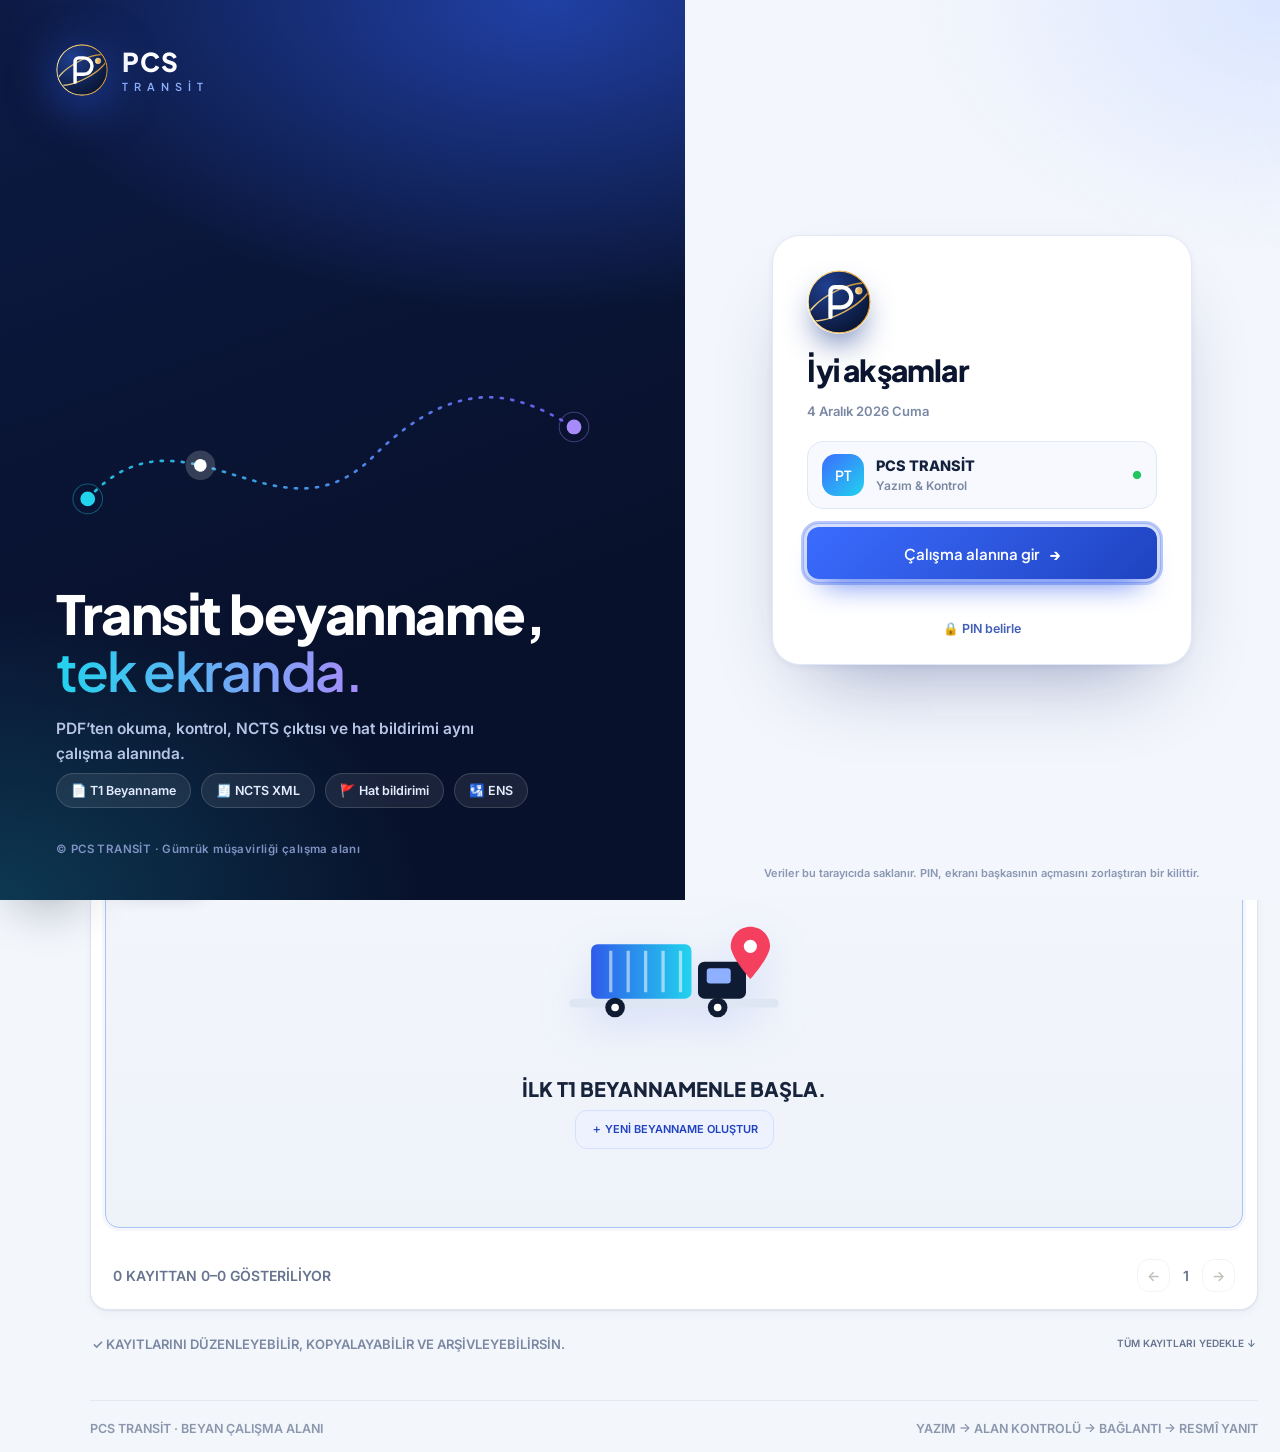
<file: index.html>
<!doctype html><html lang="tr"><head><script>try{if(!sessionStorage.getItem("t1-login")&&!sessionStorage.getItem("t1-splash")&&JSON.parse(localStorage.getItem("t1-settings-v1")||"{}").loginScreen!==false){document.documentElement.classList.add("needLogin");setTimeout(function(){if(!document.getElementById("loginGate"))document.documentElement.classList.remove("needLogin")},4000)}}catch(e){}</script><meta charset="utf-8"><meta name="viewport" content="width=device-width,initial-scale=1"><title>PCS TRANSİT · Beyan çalışma alanı</title><meta name="description" content="T1 yazımı için sade, adım adım beyan çalışma alanı."><link rel="icon" type="image/svg+xml" href="logo.svg"><meta name="theme-color" content="#0b1530"><link rel="preconnect" href="https://fonts.googleapis.com"><link rel="preconnect" href="https://fonts.gstatic.com" crossorigin><link href="https://fonts.googleapis.com/css2?family=Inter:wght@400;500;600;700;800&family=Plus+Jakarta+Sans:wght@600;700;800&display=swap" rel="stylesheet"><link rel="stylesheet" href="workspace.css"><link rel="stylesheet" href="polish.css?v=13"><link rel="stylesheet" href="layout.css?v=89"><link rel="stylesheet" href="skins.css?v=1"><link rel="stylesheet" href="login.css?v=1"><script src="vendor/fflate.js"></script><script type="module" src="workspace.js"></script><script type="module" src="skin.js"></script><script type="module" src="layout-tuner.js"></script></head><body>
<aside class="sidebar"><a class="brand" href="#list"><span class="brandmark"><img src="logo.svg" alt="PCS"></span><span>TRANSİT<small>BEYAN ÇALIŞMA ALANI</small></span></a><div class="navlabel">ÇALIŞMA ALANI</div><button class="nav active" id="navList"><span>▦</span>Beyannameler</button><button class="nav" id="navNew"><span>＋</span>Yeni T1 yaz</button><button class="nav" id="navConnection"><span>⇄</span>Gönderim bağlantısı<span class="navdot"></span></button><div class="navlabel">ARAÇLAR</div><button class="nav" id="navBackup"><span>↓</span>Yedekleme</button><button class="nav" id="navHelp"><span>?</span>Kullanım rehberi</button><div class="sidebarbottom"><div class="localdot">Kişisel çalışma alanı</div><p>Bu tarayıcıda saklanır.<br>Yedek alarak kayıtlarını koru.</p><div class="user"><span class="avatar">PCS</span><div>PCS TRANSİT<small>Yazım & kontrol</small></div></div></div></aside>
<div class="shell"><header class="topbar"><span class="breadcrumb" id="breadcrumb">Çalışma alanı <i>/</i> Beyannameler</span><div><span class="saveIndicator" id="saveIndicator">● Otomatik kayıt açık</span><span class="private">KİŞİSEL</span></div></header><main>
<section id="listView" class="view"><div id="homeHero" class="hero"><div class="heroTxt"><div class="heroHi" id="heroHi">MERHABA</div><h1>BEYANNAMELER</h1><div class="heroDate" id="heroDate"></div></div><svg class="heroRoute" viewBox="0 0 360 90" aria-hidden="true"><path id="hr" d="M10 70 C 80 10, 160 90, 230 40 S 330 20, 350 30" fill="none" stroke="#ffffff55" stroke-width="2" stroke-dasharray="3 7"/><circle cx="10" cy="70" r="5" fill="#22d3ee"/><circle cx="350" cy="30" r="5" fill="#f472b6"/><g><text font-size="18" text-anchor="middle" dy="6">🚚<animateMotion dur="6s" repeatCount="indefinite" rotate="0"><mpath href="#hr"/></animateMotion></text></g></svg><div class="heroStats" id="heroStats"></div><button class="primary heroBtn" id="newDeclaration">＋ YENİ T1 BEYANNAMESİ</button></div><div id="resumeBanner" class="resume compact" hidden><div><strong>Yarım kalan bir çalışman var.</strong> <span id="resumeText"></span></div><button id="resumeDraft">Yazıma devam et →</button></div><div id="homeDash" class="dash"></div><div id="todayStrip" class="todayStrip" hidden></div><div class="kpis"><div><span>TOPLAM BEYANNAME</span><strong id="totalCount">0</strong><small>Aktif çalışma</small></div><div><span>YAZIM DEVAM EDİYOR</span><strong id="draftCount">0</strong><small>Taslak ve ön hazırlık</small></div><div><span>ALAN KONTROLÜ TAMAM</span><strong id="checkedCount">0</strong><small>Kontrol edilmiş kayıt</small></div><div><span>İZİNLİ GÖNDERİCİ (AEO)</span><strong id="aeoCount">0</strong><small>AEO beyanname</small></div><div><span>ENS KAYITLARI</span><strong id="ensCount">0</strong><small>Aktif ENS</small></div><div class="incomeKpi"><span>GELİR (FİNANSAL BİLGİLER)</span><strong id="incomeSum">—</strong><small>T1 + ENS, KDV dahil</small></div><div class="connectionKpi"><span>GÖNDERİM BAĞLANTISI</span><strong><b class="amberdot"></b> Kurulmadı</strong><button id="connectionInfo">Hazırlığı gör ↗</button></div></div><section class="card listcard"><div class="listcontrols"><div class="search"><span>⌕</span><input id="listSearch" aria-label="Beyanname ara" placeholder="Referans, firma, MRN veya plaka ara"></div><div class="filtercontrols"><select id="statusFilter" aria-label="Durum filtresi"><option value="">Tüm durumlar</option><option>Taslak</option><option>Ön hazırlık</option><option>Kontrol edildi</option></select><select id="archiveFilter" aria-label="Arşiv filtresi"><option value="active">Aktif kayıtlar</option><option value="archived">Arşiv</option></select><button id="filterButton" class="iconbutton" title="Tarih filtresi" aria-label="Tarih filtresi">☷</button><button id="detailColumns" class="quiet">Ek sütunlar</button><label class="upload">İçe aktar<input type="file" id="importFile" accept=".json,.xlsx" hidden></label></div></div><div class="datefilters" id="dateFilters" hidden><label>Başlangıç<input type="date" id="dateFrom"></label><label>Bitiş<input type="date" id="dateTo"></label><button id="clearFilters" class="quiet">Temizle</button></div><div class="listTabRow" id="listTabRow"></div><div class="tablewrap"><table id="declarationsTable"><colgroup><col style="width:15%"><col style="width:8%"><col style="width:15%"><col style="width:7%"><col style="width:7%"><col style="width:8%"><col style="width:12%"><col style="width:8%"><col class="extra" style="width:12%"><col class="extra" style="width:8%"><col class="extra" style="width:8%"><col style="width:6%"><col style="width:14%"></colgroup><thead><tr><th>REFERANS NO</th><th>TARİH</th><th>DURUM</th><th>HAREKET</th><th>VARIŞ</th><th>LRN / MRN</th><th>ÇEKİCİ / TREYLER</th><th>MÜŞTERİ</th><th class="extra">TAŞIYICI</th><th class="extra">TEMİNAT</th><th class="extra">TRANSİT BİTİŞ</th><th>EŞYA / KAP</th><th></th></tr></thead><tbody id="declarationRows"></tbody></table><div id="listEmpty" class="empty"><svg class="emptySvg" viewBox="0 0 220 140" aria-hidden="true"><defs><linearGradient id="eg" x1="0" x2="1"><stop offset="0" stop-color="#2f5bea"/><stop offset="1" stop-color="#22d3ee"/></linearGradient></defs><rect x="14" y="96" width="192" height="8" rx="4" fill="#dfe6f3"/><rect x="34" y="46" width="92" height="50" rx="6" fill="url(#eg)"/><g stroke="#ffffff88" stroke-width="3"><path d="M52 52v38M68 52v38M84 52v38M100 52v38M116 52v38"/></g><rect x="132" y="62" width="44" height="34" rx="6" fill="#0f1b33"/><rect x="140" y="68" width="22" height="14" rx="3" fill="#8fb0ff"/><circle cx="56" cy="104" r="9" fill="#0f1b33"/><circle cx="56" cy="104" r="3.5" fill="#fff"/><circle cx="150" cy="104" r="9" fill="#0f1b33"/><circle cx="150" cy="104" r="3.5" fill="#fff"/><path d="M180 30c10 0 18 8 18 18s-18 30-18 30-18-20-18-30 8-18 18-18z" fill="#f43f5e"/><circle cx="180" cy="48" r="6" fill="#fff"/></svg><h3>İlk T1 beyannamenle başla.</h3><p>Önce rota ve gümrükleri seç. Sonra firmaları,<br>aracı ve eşya bilgilerini ekle.</p><button class="secondary" id="emptyNew">＋ Yeni beyanname oluştur</button></div></div><div class="pagination"><span id="pageSummary">0 kayıt</span><div><button id="pagePrev" aria-label="Önceki sayfa">←</button><span id="pageNumber">1</span><button id="pageNext" aria-label="Sonraki sayfa">→</button></div></div></section><div class="bottomnote"><span>✓ Kayıtlarını düzenleyebilir, kopyalayabilir ve arşivleyebilirsin.</span><button id="listBackup">Tüm kayıtları yedekle ↓</button></div></section>
<section id="editorView" class="view" hidden><div class="pagehead editorhead"><div class="ehLeft"><button id="backToList" class="back">← Beyannamelere dön</button><div class="ehCard"><div class="ehIcon" aria-hidden="true">📄</div><div class="ehInfo"><small class="ehType" id="ehType">T1 Beyannamesi</small><div class="ehTitle"><h1 id="editorTitle">Yeni T1 Beyannamesi</h1><div class="ehStat" id="ehStat"><span id="editorStatus" class="tag">Taslak</span></div></div><div class="ehMeta" id="ehMeta"></div><p id="editorSubtitle" hidden>Sade adımlar. Eksiksiz bir çalışma.</p><div id="ctxChips" class="ctxChips"></div></div></div></div><div class="headtools"><div class="htBar"><button id="previewPrint" type="button">Yazdır</button><button id="sendDecl" type="button">Gönder</button><button id="saveDraft" type="button">Güncelle</button><div class="ehMoreWrap"><button id="ehMore" type="button" aria-label="Diğer işlemler" title="Diğer işlemler">•••</button><div class="ehMenu" id="ehMenu" hidden><button id="tagBtn" class="tagBtn" type="button">🏷 Etiket / Not</button><button id="quickAddGood" type="button">＋ MRN / eşya ekle</button><hr><button type="button" data-fwd="printT1">T1 taslak yazdır</button><button type="button" data-fwd="printCmr">CMR yazdır</button><button type="button" data-fwd="exportExcel">PCS Excel indir ↓</button><button type="button" data-fwd="exportPreparation">Hazırlık dosyası ↓</button><hr><button type="button" data-fwd="markReviewed">✓ Kontrol edildi olarak işaretle</button><button type="button" data-fwd="history">⏱ İşlem geçmişi</button></div></div></div></div><div class="ehTabs" id="ehTabs"><button type="button" data-tab="d" class="on">Detaylar</button><button type="button" data-tab="g">Beyanname &amp; Eşya</button><button type="button" data-tab="f">Finansal Bilgiler</button></div></div><div class="stepper" id="stepper"></div><div class="editorlayout"><div class="editorcontent"><form id="declarationForm" novalidate><div class="card stepcard"><div class="sectionhead"><div><div class="eyebrow" id="stepEyebrow"></div><h2 id="stepTitle"></h2><p id="stepDescription"></p></div><span id="stepNumber" class="stepnumber"></span></div><div id="metadataFields"></div><section id="goodsStep" class="steppanel" hidden><div class="goodstoolbar"><div><strong>Beyanname ve eşya satırları</strong><p>Her ihracat beyannamesi için bir satır.</p></div><div><label class="upload">Excel içe aktar<input type="file" id="goodsImport" accept=".xlsx,.json" hidden></label><button type="button" class="primary" id="addGood">＋ Beyanname bilgisi ekle</button></div></div><div id="goodsCards"></div><div class="empty compact" id="goodsEmpty"><span class="emptyicon">▧</span><h3>Bu beyannamede henüz eşya yok.</h3><p>GTİP, ticari tanım, firma ve fatura bilgilerini ekle.</p></div><div class="goodsTotals" id="goodsTotals"></div><div class="info"><b>Belgeye göre yaz.</b> İlk kalemin 8 haneli GTİP’ini ve toplam ağırlık/kap bilgilerini kullan. Kısmi yükte kullanılan gerçek miktarları gir.</div></section><section id="financeStep" class="steppanel" hidden></section><section id="reviewStep" class="steppanel" hidden><div class="reviewHero" id="reviewHero"></div><div id="reviewSections"></div><div class="exportstrip"><div><strong>Çıktılar</strong><p>PCS eşya şablonu veya tüm beyanname bilgileri.</p></div><button type="button" id="printT1">T1 taslak yazdır</button><button type="button" id="printCmr">CMR yazdır</button><button type="button" id="exportExcel" class="primary">PCS Excel indir ↓</button><button type="button" id="exportPreparation">Hazırlık dosyası ↓</button></div><section class="submissionPanel"><div><span class="eyebrow">RESMÎ GÖNDERİM</span><h3>Bağlantı hazırlığı</h3><p>Sağlayıcı ve yetkilendirme belirlenince gönderim ile resmî yanıt takibi bu alana bağlanacak.</p></div><div class="submissionState"><span class="tag warning">Bağlantı kurulmadı</span><button type="button" id="reviewConnection">Gerekli adımları gör →</button></div></section><details class="history"><summary>İşlem geçmişi</summary><div id="activityList"></div></details></section><div id="stepError" class="errorbox" role="status" hidden></div><div class="wizardfooter"><button type="button" id="previousStep">← Önceki adım</button><span id="stepFooter"></span><button type="button" id="nextStep" class="primary">Devam et →</button><button type="button" id="markReviewed" class="primary" hidden>Alan kontrolünü kaydet ✓</button></div></div></form></div><aside class="summaryrail"><section class="card"><div class="railhead"><span class="eyebrow">BEYAN ÖZETİ</span><span id="railRef">Yeni kayıt</span></div><div class="routevisual"><div><span class="routedot"></span><small>HAREKET</small><strong id="railDeparture">Henüz seçilmedi</strong></div><div><span class="routedot end"></span><small>VARIŞ</small><strong id="railArrival">Henüz seçilmedi</strong></div></div><div class="railtotals"><div><strong id="railGoods">0</strong><span>eşya</span></div><div><strong id="railGross">0</strong><span>kg brüt</span></div><div><strong id="railPackages">0</strong><span>kap</span></div></div><div id="railChecklist" class="railchecks"></div></section><section class="railhelp"><span>BU ADIMDA</span><h3 id="railTipTitle"></h3><p id="railTip"></p></section><div class="connectionMini"><b class="amberdot"></b><div>Gönderim bağlantısı kurulmadı<small>Alan kontrolü, resmî tescil değildir.</small></div></div></aside></div></section>
<section id="connectionView" class="view" hidden><div class="pagehead"><div><div class="eyebrow">ENTEGRASYON HAZIRLIĞI</div><h1>Resmî gönderim bağlantısı</h1><p>Yazım alanından yetkili sisteme geçiş için hazırlık.</p></div><span class="tag warning">Henüz bağlı değil</span></div><div class="connectionlayout"><section class="card connectioncard"><h2>Önce ekran. Sonra bağlantı.</h2><p>Bu aşamada beyannameyi hazırlayıp alanlarını kontrol edebilirsin. Canlı gönderim, sağlayıcının yetkilendirilmiş servis bağlantısı kurulup test edildikten sonra açılacak.</p><div class="connectionsteps"><div><b>1</b><section><h3>Sağlayıcıyı belirle</h3><p>Modaltrans / PCS veya NCTS.com.tr gibi çalışacağın sistem seçilir.</p><span class="tag warning">Bekliyor</span></section></div><div><b>2</b><section><h3>Yetkili servis ve test erişimi</h3><p>Servis dokümanı, hesap yetkileri ve test ortamı sağlayıcıyla doğrulanır.</p><span class="tag">Bekliyor</span></section></div><div><b>3</b><section><h3>Veri eşleştirme ve yanıt takibi</h3><p>Beyanname alanları sağlayıcının formatına eşlenir. Kabul/ret, LRN/MRN ve hata mesajları gerçek servis yanıtından alınır.</p><span class="tag">Bekliyor</span></section></div><div><b>4</b><section><h3>Testten canlı gönderime</h3><p>Test gönderimi, tekrar gönderim kontrolü ve işlem kaydı doğrulanınca canlı kullanım açılır.</p><span class="tag">Bekliyor</span></section></div></div></section><section class="card connectionaside"><span class="eyebrow">ŞİMDİ YAPABİLİRSİN</span><h3>T1 yazımı ve kontrol</h3><ul><li>Beyanname ve eşya bilgilerini hazırla</li><li>Eksikleri alan bazında gör</li><li>PCS Excel çıktısını indir</li><li>Tüm kayıtlarının yedeğini al</li></ul><button id="connectionNew" class="primary">Yeni T1 yaz →</button><a href="https://app.modaltrans.com/manifestos" target="_blank" rel="noopener">Modaltrans’ı aç ↗</a><a href="https://www.ncts.com.tr/" target="_blank" rel="noopener">NCTS.com.tr’yi aç ↗</a></section></div></section>
<footer><span>PCS TRANSİT · Beyan çalışma alanı</span><span>Yazım → Alan kontrolü → Bağlantı → Resmî yanıt</span></footer></main></div>
<dialog id="goodDialog" class="drawer"><div class="drawerhead"><div><span class="eyebrow">BEYANNAME & EŞYA</span><h2 id="goodTitle">Yeni beyanname bilgileri</h2><p class="drawerintro">İhracat beyannamesi, eşya ve fatura bilgilerini aynı formda tamamla.</p></div><button type="button" data-close aria-label="Eşya formunu kapat">✕</button></div><form id="goodForm" novalidate><div class="drawerbody" id="goodFields"></div><div id="goodError" class="errorbox" hidden role="status"></div><div class="drawerfooter"><button type="button" data-close>Vazgeç</button><button type="submit" class="primary">Beyanname bilgilerini kaydet</button></div></form></dialog>
<dialog id="confirmDialog"><h2 id="confirmTitle"></h2><p id="confirmText"></p><div class="dialogactions"><button data-close>Vazgeç</button><button id="confirmYes" class="primary">Devam et</button></div></dialog><dialog id="backupDialog"><h2>Kayıtlarını yedekle</h2><p>Bütün beyannameler, firma rehberi, eşya satırları, işlem notları ve yarım kalan çalışma birlikte indirilir. PDF dosyalarının kendisi yedeğe eklenmez.</p><div class="dialogactions"><button data-close>Kapat</button><button id="downloadBackup" class="primary">Tüm kayıtları indir ↓</button></div></dialog><dialog id="helpDialog"><h2>T1 yazımı nasıl ilerler?</h2><ol><li>Gümrük ve rota bilgilerini gir.</li><li>Taşıyıcı ve plaka bilgilerini yaz; gerekiyorsa tek gönderici/alıcı bölümünü aç.</li><li>Güzergâh, transit kapıları ve taşıma bilgilerini tamamla.</li><li>Her ihracat MRN’i için bir eşya satırı ekle.</li><li>Teminat ve ilgili ek bilgileri kontrol et.</li><li>Son kontrol ekranından eksik alanlara dön ve çıktını indir.</li></ol><p>Taslakları eksik bilgiyle kaydedebilirsin. “Alan kontrolü tamam” durumu bu sitedeki bilgi kontrollerini ifade eder; resmî tescil veya kabul durumunu ifade etmez. Kayıtların bu tarayıcıda tutulur.</p><div class="dialogactions"><button data-close class="primary">Anladım</button></div></dialog><div id="toast" role="status" aria-live="polite"></div><div id="printArea"></div></body></html>
</file>
<file: workspace.css>
@import url('https://fonts.googleapis.com/css2?family=Inter:wght@400;500;600;700;800&display=swap');
:root{--ink:#202b40;--muted:#8691a5;--line:#e7ebf2;--blue:#365cd5;--bg:#f4f6fa;--navy:#15213b;--green:#369779}*{box-sizing:border-box}body{margin:0;background:var(--bg);color:var(--ink);font:13px Inter,Arial,sans-serif}button,input,textarea,select{font:inherit}button,a,.upload{cursor:pointer}button{padding:10px 15px;border:1px solid #dce3ee;border-radius:7px;background:white;color:#56657e;font-weight:500;line-height:1.5}button:hover{background:#f1f4fa}button:disabled{opacity:.4;cursor:default}button:focus-visible,a:focus-visible,summary:focus-visible{outline:2px solid #6689e4;outline-offset:3px}.primary{background:var(--blue);border-color:var(--blue);color:white}.primary:hover{background:#284dc0}.secondary{background:#eef2fe;color:var(--blue);border-color:#e1e7fe}.quiet{border:0;background:none;padding:9px 10px;color:#7786a0;font-size:12px}.sidebar{position:fixed;inset:0 auto 0 0;width:222px;background:var(--navy);color:#c1c9db;padding:32px 20px;display:flex;flex-direction:column;z-index:4}.brand{display:flex;align-items:center;gap:12px;color:white;text-decoration:none;font-size:22px;font-weight:600;letter-spacing:-.7px}.brandmark{display:grid;place-items:center;width:42px;height:42px;background:#365cd5;border-radius:11px;font-size:18px;font-weight:800;letter-spacing:-1px}.brand small{display:block;font-size:7px;font-weight:500;letter-spacing:1.5px;color:#7f91b4;margin-top:7px}.navlabel{font-size:9px;letter-spacing:1.4px;color:#6f81a5;margin:38px 12px 14px}.nav{background:none;border:0;color:#a9b8d2;text-align:left;padding:12px;margin-bottom:5px;display:flex;gap:12px;align-items:center;font-size:12px;font-weight:500}.nav>span:first-child{font-size:18px;line-height:1;width:18px;text-align:center;color:#8296bb}.nav.active{background:#25365b;color:#fff}.nav.active>span{color:#96b4ff}.navdot{width:5px;height:5px;background:#d5a863;border-radius:50%;margin-left:auto}.sidebarbottom{margin-top:auto;padding:25px 12px 0}.localdot{font-size:11px;display:flex;align-items:center;gap:7px;color:#ccd5e6}.localdot:before{content:'';width:5px;height:5px;border-radius:50%;background:#6ab597}.sidebarbottom p{font-size:10px;line-height:1.9;color:#7e91b4;margin:10px 0 20px}.user{display:flex;gap:10px;align-items:center;padding-top:20px;border-top:1px solid #2a3b5a;font-size:11px}.avatar{display:grid;place-items:center;background:#344564;color:#aebee0;width:32px;height:32px;border-radius:8px}.user small{display:block;color:#7f91b0;font-size:9px;margin-top:5px}.shell{margin-left:222px}.topbar{height:76px;background:white;border-bottom:1px solid var(--line);padding:0 35px;display:flex;align-items:center;justify-content:space-between;gap:20px}.breadcrumb{font-size:11px;color:#8995aa}.breadcrumb i{font-style:normal;padding:0 12px;color:#c6cdd8}.topbar>div{display:flex;gap:18px;align-items:center}.saveIndicator{font-size:10px;color:#789088}.private{font-size:8px;letter-spacing:1px;border:1px solid #e0e6ef;padding:7px 9px;border-radius:5px;color:#9aa4b6}main{padding:30px 35px;max-width:1700px;margin:auto}.pagehead{display:flex;align-items:center;justify-content:space-between;gap:20px;margin:9px 0 27px}.eyebrow{font-size:9px;font-weight:600;letter-spacing:1.6px;color:#8294b6}h1{font-size:28px;letter-spacing:-1px;font-weight:700;margin:9px 0 9px}h2{font-size:20px;letter-spacing:-.5px;font-weight:600;margin:0 0 10px}h3{font-size:14px;font-weight:600}.pagehead p{font-size:12px;color:#8795ad;margin:0}.pagehead>.primary{font-size:12px;padding:12px 17px}.kpis{display:grid;grid-template-columns:repeat(4,minmax(0,1fr));gap:17px;margin-bottom:25px}.kpis>div{background:white;border:1px solid var(--line);border-radius:9px;padding:23px}.kpis span{font-size:8px;letter-spacing:1.1px;color:#8b99b0;font-weight:500}.kpis strong{display:block;font-size:31px;margin:13px 0 6px;letter-spacing:-1px;font-weight:600}.kpis small{font-size:10px;color:#a6afbe}.kpis .connectionKpi{background:#f9fafc}.connectionKpi strong{font-size:17px;letter-spacing:-.3px;margin:19px 0 12px}.amberdot{display:inline-block;width:6px;height:6px;background:#c7a060;border-radius:50%;margin-right:6px;vertical-align:middle}.connectionKpi button{border:0;background:none;color:#8a97ab;font-size:10px;padding:0}.card{background:white;border:1px solid var(--line);border-radius:10px;overflow:hidden}.listcontrols{display:flex;align-items:center;justify-content:space-between;gap:15px;padding:20px 22px;border-bottom:1px solid var(--line)}.search{display:flex;align-items:center;gap:10px;background:#f5f7fb;border:1px solid #ebeff6;padding:0 12px;border-radius:7px;min-width:250px;max-width:370px;flex:1}.search>span{color:#9caac0;font-size:21px}.search input{border:0;background:none;padding:11px 0;font-size:11px;outline:none}.filtercontrols{display:flex;gap:8px;align-items:center}.filtercontrols select{font-size:10px;padding:9px 10px;width:auto;max-width:160px}.iconbutton{font-size:17px;padding:5px 10px}.upload{font-size:11px;border:1px solid #dce4f1;background:#fafcff;border-radius:7px;padding:10px 13px;color:#657b9c;display:inline-flex;align-items:center;white-space:nowrap}.datefilters{padding:14px 22px;display:flex;gap:15px;background:#fbfcfe;border-bottom:1px solid var(--line)}.datefilters label{display:flex;gap:8px;align-items:center;font-size:10px;color:#8c99ae}.datefilters input{font-size:11px;width:140px;padding:7px}.datefilters[hidden]{display:none}.tablewrap{overflow:auto}table{width:100%;border-collapse:collapse;font-size:11px}th{text-align:left;color:#99a5b9;font-size:8px;letter-spacing:.7px;background:#fafbfd;padding:16px 20px;border-bottom:1px solid var(--line);font-weight:500;white-space:nowrap}td{padding:19px 20px;border-bottom:1px solid #eff2f7;line-height:1.6;color:#667791;white-space:nowrap}td strong{font-size:11px;color:#3e5272;font-weight:500}td small{display:block;font-size:9px;color:#9aa7bc;margin-top:4px}.ref{border:0;background:none;padding:0;color:#385dcc;font-size:11px;font-weight:600}.ref:hover{background:none;text-decoration:underline}.extra{display:none}.showExtra .extra{display:table-cell}.tag{display:inline-flex;align-items:center;gap:5px;font-size:9px;padding:6px 9px;border-radius:5px;white-space:nowrap;background:#eef2fa;color:#778db0}.tag:before{content:'';width:4px;height:4px;background:currentColor;border-radius:50%}.tag.checked{color:#3f967c;background:#eaf6f0}.tag.warning{color:#b79155;background:#faf2e6}.tag.pre{color:#8b80ac;background:#f0edfa}.rowactions{display:flex;gap:5px}.rowactions button{font-size:13px;padding:5px 7px;border:0;background:#f5f7fb;color:#8c9ebc}.empty{text-align:center;padding:65px 20px 70px}.emptyicon{display:inline-grid;place-items:center;color:#90a7d6;font-size:31px;border:1px solid #e6edf9;background:#f4f7fd;width:65px;height:65px;border-radius:15px}.empty h3{font-size:16px;margin:20px 0 9px;color:#526681}.empty p{font-size:11px;line-height:1.9;color:#9aabc3;margin-bottom:20px}.empty .secondary{font-size:11px}.pagination{padding:17px 22px;display:flex;align-items:center;justify-content:space-between;font-size:10px;color:#9ba7bb}.pagination>div{display:flex;gap:13px;align-items:center}.pagination button{padding:5px 9px;font-size:12px;border-color:#e8edf5}.bottomnote{display:flex;justify-content:space-between;align-items:center;font-size:10px;color:#9aa6ba;padding:18px 2px}.bottomnote button{border:0;background:none;color:#778caf;font-size:10px;padding:0}.resume{background:#edf2ff;border:1px solid #d9e2fb;border-radius:9px;padding:18px 22px;display:flex;align-items:center;justify-content:space-between;margin-bottom:20px;font-size:12px;color:#5874b6}.resume span{display:block;font-size:10px;margin-top:5px}.resume button{background:white;color:#5a75b2;border-color:#d8e2fc;font-size:11px}.resume[hidden]{display:none}.back{background:none;border:0;padding:0;color:#8fa1bd;font-size:10px;margin-bottom:5px}.editorhead h1{font-size:25px}.headtools{display:flex;align-items:center;gap:9px}.headtools button{font-size:11px}.stepper{display:grid;grid-template-columns:repeat(7,minmax(0,1fr));gap:8px;padding:0 0 25px;margin-bottom:3px}.stepper button{border:1px solid #e1e7f1;background:#fafbfd;padding:13px 10px;font-size:10px;color:#94a1b8;display:flex;align-items:center;justify-content:center;gap:8px}.stepper b{display:grid;place-items:center;width:20px;height:20px;border-radius:50%;background:#e9edf5;font-size:9px;font-weight:500;color:#9aa8bf}.stepper .current{border-color:#a8bbeb;background:#edf2ff;color:#3e61c1;font-weight:600}.stepper .current b{background:#4568d1;color:white}.stepper .complete b{background:#e8f3ee;color:#4e9e82}.editorlayout{display:grid;grid-template-columns:minmax(0,1fr) 255px;gap:23px;align-items:start}.sectionhead{padding:27px 28px 22px;display:flex;gap:15px;justify-content:space-between;border-bottom:1px solid var(--line)}.sectionhead h2{margin:10px 0 8px;font-size:20px}.sectionhead p{font-size:11px;line-height:1.8;color:#9aa8bf;margin:0;max-width:560px}.stepnumber{font-size:11px;color:#b2bfd4;font-weight:500;padding-top:4px}.steppanel{padding:25px 28px}.steppanel[hidden]{display:none}.grid{display:grid;grid-template-columns:repeat(2,minmax(0,1fr));gap:22px 21px}.field{font-size:11px;color:#63718b;display:flex;flex-direction:column;gap:8px}.field span em{font-style:normal;color:#90a0bd;font-size:9px;margin-left:5px}.field.full{grid-column:1/-1}.field small{font-size:9px;color:#a1aec4;line-height:1.7}input,select,textarea{width:100%;min-width:0;border:1px solid #dfe6f0;border-radius:6px;background:#fdfefe;color:#35496a;padding:12px 12px;font-size:12px}input::placeholder,textarea::placeholder{color:#b0bdd0;font-size:10px}textarea{min-height:76px;resize:vertical}input:focus,select:focus,textarea:focus{outline:2px solid #dde5ff;border-color:#93aae3}.check{font-size:11px;color:#7a8aa4;display:flex;align-items:center;gap:9px;line-height:1.8}.check input{width:15px;height:15px;accent-color:#486bcc}.optional{border-top:1px solid var(--line);margin-top:25px;padding-top:19px}.optional summary{font-size:11px;color:#8394b0;cursor:pointer;list-style:none;display:flex;align-items:center;justify-content:space-between}.optional summary:after{content:'＋';font-size:17px}.optional[open] summary:after{content:'−'}.optional .grid{margin-top:22px}.info{font-size:10px;line-height:1.9;background:#f5f8fd;color:#91a1bb;border:1px solid #eaf0fa;border-radius:7px;padding:13px 16px;margin-top:24px}.info b{color:#6c84ad;font-weight:500}.wizardfooter{padding:19px 28px;border-top:1px solid var(--line);background:#fafbfd;display:flex;justify-content:space-between;align-items:center;gap:12px}.wizardfooter button{font-size:11px}.wizardfooter>span{font-size:9px;color:#a4b0c4}.summaryrail{position:sticky;top:20px}.summaryrail .card{padding:21px}.railhead{display:flex;justify-content:space-between;align-items:center;gap:10px;padding-bottom:20px;border-bottom:1px solid var(--line)}.railhead>span:last-child{font-size:9px;color:#a2aec3;white-space:nowrap}.routevisual{padding:22px 0 18px}.routevisual>div{position:relative;padding-left:22px;margin-bottom:22px}.routevisual>div:first-child:after{content:'';position:absolute;width:1px;height:34px;background:#e3eaf5;left:3px;top:14px}.routedot{position:absolute;left:0;top:6px;width:7px;height:7px;border:2px solid #7c9cdb;border-radius:50%;background:white}.routedot.end{background:#7c9cdb}.routevisual small{display:block;font-size:8px;letter-spacing:1px;color:#abb5c6}.routevisual strong{display:block;font-size:11px;font-weight:500;line-height:1.7;margin-top:6px;color:#5a7094;overflow-wrap:anywhere}.railtotals{display:grid;grid-template-columns:repeat(3,1fr);border-top:1px solid var(--line);border-bottom:1px solid var(--line);padding:19px 0}.railtotals strong{display:block;font-size:18px;font-weight:500;color:#4d6790;letter-spacing:-.7px}.railtotals span{display:block;font-size:8px;color:#9facc2;margin-top:5px}.railchecks{padding-top:15px}.railchecks>div{display:flex;gap:9px;align-items:center;font-size:10px;color:#a3b0c5;padding:8px 0}.railchecks b{display:grid;place-items:center;border:1px solid #e4eaf3;border-radius:50%;height:15px;width:15px;font-size:8px;font-weight:400}.railchecks .done{color:#6e9c8c}.railchecks .done b{background:#eaf5ef;border-color:#eaf5ef}.railhelp{padding:23px 6px 18px}.railhelp>span{font-size:8px;letter-spacing:1.3px;color:#9eafca}.railhelp h3{font-size:12px;color:#7890b1;font-weight:500;margin:11px 0}.railhelp p{font-size:10px;line-height:1.95;color:#9daec7;margin:0}.connectionMini{display:flex;align-items:flex-start;gap:5px;font-size:9px;color:#9cabc1;border-top:1px solid #e4eaf3;padding:16px 6px}.connectionMini .amberdot{margin-top:4px}.connectionMini small{display:block;font-size:8px;margin-top:6px;color:#b0bbcd}.goodstoolbar{display:flex;justify-content:space-between;align-items:center;gap:15px;margin-bottom:20px}.goodstoolbar strong{font-size:12px;font-weight:500}.goodstoolbar p{font-size:10px;color:#a6b3c7;margin:7px 0 0}.goodstoolbar>div:last-child{display:flex;gap:8px}.goodstoolbar button,.goodstoolbar .upload{font-size:10px;padding:9px 11px}.goodcard{border:1px solid #e4eaf4;border-radius:8px;margin-bottom:12px;padding:16px 18px}.goodcardhead{display:flex;align-items:center;justify-content:space-between;gap:10px;margin-bottom:12px}.goodcardhead strong{font-size:11px;color:#5573a8;font-weight:500}.goodcardhead .number{font-size:9px;background:#edf2fa;border-radius:4px;color:#91a4c4;padding:4px 6px;margin-right:8px}.goodcardhead .tag{padding:4px 6px;font-size:8px}.goodcard h3{font-size:12px;font-weight:500;margin:0 0 8px}.goodcard p{font-size:10px;line-height:1.8;color:#96a6bf;margin:0}.goodcardfooter{display:flex;align-items:center;justify-content:space-between;padding-top:13px;margin-top:13px;border-top:1px solid #edf1f7}.goodcardfooter span{font-size:9px;color:#93a3bd}.goodcardfooter button{border:0;padding:4px 7px;font-size:10px;color:#7a91b7;background:none}.goodsTotals{display:flex;justify-content:space-between;gap:10px;border-top:1px solid var(--line);padding-top:18px;font-size:10px;color:#8b9dbd}.goodsTotals strong{font-size:15px;font-weight:500;color:#6480aa;margin-right:4px}.compact{padding:30px 10px 35px}.compact .emptyicon{height:43px;width:43px;font-size:22px;border-radius:10px}.compact h3{font-size:12px;margin-top:14px}.compact p{font-size:10px}.reviewHero{padding:19px 20px;border-radius:8px;background:#f6f8fc;border:1px solid #e7edf8;font-size:11px;line-height:1.8;margin-bottom:20px;color:#8fa0bc}.reviewHero strong{display:block;font-size:13px;font-weight:500;color:#667fa8;margin-bottom:5px}.reviewHero.ok{background:#eff8f3;border-color:#dcefe5;color:#88ac9b}.reviewHero.ok strong{color:#56907a}.reviewblock{border:1px solid #e5ebf5;border-radius:8px;padding:18px 19px;margin-bottom:13px}.reviewblockhead{display:flex;justify-content:space-between;align-items:center;gap:10px}.reviewblockhead h3{margin:0;font-size:12px;font-weight:500;color:#667c9f}.reviewblockhead button{border:0;background:none;font-size:10px;color:#819aca;padding:3px}.reviewblock dl{display:grid;grid-template-columns:1fr 1fr;gap:12px 20px;margin:15px 0 0}.reviewblock dt{font-size:8px;color:#a5b2c8;margin-bottom:5px}.reviewblock dd{margin:0;font-size:10px;color:#6e85a9;line-height:1.8;overflow-wrap:anywhere}.reviewissues{margin:12px 0 0;padding:11px 13px;background:#fff8ed;border-radius:5px;color:#b49b70;line-height:1.9;font-size:10px}.reviewissues button{display:block;border:0;background:none;padding:3px 0;color:inherit;font-size:10px;text-align:left}.exportstrip{display:flex;align-items:center;gap:10px;padding:18px 0 23px;flex-wrap:wrap}.exportstrip>div{margin-right:auto}.exportstrip strong{font-size:12px;font-weight:500}.exportstrip p{font-size:9px;color:#a3b1c7;margin:7px 0 0}.exportstrip button{font-size:10px}.submissionPanel{display:flex;justify-content:space-between;gap:20px;background:#f8f9fb;border:1px solid #e6ecf4;border-radius:8px;padding:22px}.submissionPanel h3{font-size:13px;font-weight:500;color:#6f83a4;margin:10px 0}.submissionPanel p{font-size:10px;color:#a0adc3;line-height:1.9;margin:0}.submissionState{display:flex;flex-direction:column;align-items:flex-end;gap:14px;min-width:145px}.submissionState button{border:0;background:none;font-size:9px;color:#9aabc6;padding:0}.history{margin-top:22px;font-size:10px;color:#9bacc5}.history summary{cursor:pointer}.history p{font-size:9px;line-height:1.9}.errorbox{background:#fff4ed;border:1px solid #f1dccd;border-radius:6px;margin:16px 25px;padding:14px 17px;font-size:11px;line-height:1.9;color:#ba896f}.invalid{border-color:#dba790!important}.connectionlayout{display:grid;grid-template-columns:1fr 310px;gap:24px}.connectioncard{padding:28px}.connectioncard>p{font-size:12px;color:#8b9db9;line-height:1.9;max-width:650px}.connectionsteps{margin-top:30px}.connectionsteps>div{display:flex;gap:18px;padding:20px 0;border-bottom:1px solid var(--line)}.connectionsteps>div:last-child{border:0}.connectionsteps b{width:30px;height:30px;flex-shrink:0;display:grid;place-items:center;border:1px solid #e2e9f5;border-radius:50%;font-size:11px;color:#8ca1c6}.connectionsteps h3{font-size:12px;margin:3px 0 8px;font-weight:500}.connectionsteps p{font-size:11px;line-height:1.8;color:#95a6c1;margin:0 0 12px}.connectionaside{padding:25px;align-self:start}.connectionaside h3{font-size:17px;margin-top:15px}.connectionaside ul{list-style:none;padding:0;font-size:11px;line-height:2.8;color:#8da1be}.connectionaside li:before{content:'✓';color:#75a68f;margin-right:8px}.connectionaside .primary{width:100%;font-size:11px}.connectionaside a{display:block;color:#98abc8;text-decoration:none;font-size:10px;margin-top:18px}footer{display:flex;justify-content:space-between;border-top:1px solid #e3e8f2;margin-top:30px;padding-top:20px;font-size:8px;color:#a8b5ca;gap:20px}.view[hidden]{display:none!important}dialog{max-width:530px;width:92vw;border:1px solid #dfe7f4;border-radius:12px;padding:27px;color:var(--ink);max-height:90vh;overflow:auto}dialog::backdrop{background:#172a4977;backdrop-filter:blur(2px)}dialog h2{font-size:19px}dialog p,dialog ol{font-size:12px;color:#8a9eba;line-height:1.9}.dialogactions{display:flex;justify-content:flex-end;gap:10px;margin-top:25px}.dialogactions button{font-size:11px}.drawer{position:fixed;inset:0 0 0 auto;margin:0;height:100vh;max-height:100vh;width:min(700px,95vw);max-width:700px;border-radius:0;padding:0;border:0;box-shadow:-10px 0 45px #15213b22}.drawerhead{display:flex;align-items:center;justify-content:space-between;padding:25px 30px;border-bottom:1px solid var(--line);background:white;position:sticky;top:0;z-index:2}.drawerhead h2{margin:9px 0 0;font-size:19px}.drawerhead button{border:0;background:#f6f8fc;padding:5px 10px;color:#a1b0c9}.drawerbody{padding:25px 30px}.drawerbody h3{font-size:12px;color:#8296b6;font-weight:500;margin:24px 0 18px;padding-bottom:10px;border-bottom:1px solid var(--line)}.drawerbody h3:first-child{margin-top:0}.drawerfooter{position:sticky;bottom:0;background:white;border-top:1px solid var(--line);padding:18px 30px;display:flex;justify-content:flex-end;gap:10px}.drawerfooter button{font-size:11px}.drawer .check{margin-top:22px}#toast{display:none;position:fixed;bottom:25px;left:50%;transform:translateX(-50%);padding:14px 22px;border-radius:8px;background:#263d65;color:white;font-size:12px;z-index:20;box-shadow:0 7px 25px #15213b22;max-width:90vw}#printArea{display:none}
@media(max-width:1300px){.kpis{gap:12px}.kpis>div{padding:19px}.filtercontrols{flex-wrap:wrap}.listcontrols{align-items:flex-start}.editorlayout{grid-template-columns:1fr 230px;gap:18px}.stepper{gap:5px}.stepper button{font-size:9px;padding:12px 8px;gap:6px}.connectionlayout{grid-template-columns:1fr 270px}}@media(max-width:1050px){.sidebar{width:190px;padding:27px 13px}.shell{margin-left:190px}.topbar{padding:0 24px}main{padding:25px 24px}.editorlayout{grid-template-columns:1fr}.summaryrail{position:static;display:grid;grid-template-columns:1fr 1fr;gap:15px}.summaryrail .connectionMini{grid-column:1/-1;margin:0}.kpis{grid-template-columns:repeat(2,1fr)}.listcontrols{flex-wrap:wrap}.search{max-width:none;min-width:100%;flex:1}.filtercontrols{width:100%}.connectionlayout{grid-template-columns:1fr}.pagehead{align-items:flex-start}.headtools{flex-wrap:wrap;justify-content:flex-end}.stepper{grid-template-columns:repeat(3,1fr)}.connectionaside{max-width:none}.connectionaside ul{display:grid;grid-template-columns:1fr 1fr;gap:3px}}@media(max-width:720px){.sidebar{position:static;inset:auto;width:auto;padding:15px 18px;display:flex;flex-direction:row;align-items:center;gap:10px}.brand{font-size:18px;margin-right:auto}.brandmark{width:34px;height:34px;font-size:15px;border-radius:9px}.brand small,.navlabel,.sidebarbottom,.navdot{display:none}.nav{font-size:0;gap:0;padding:8px;margin:0}.nav>span:first-child{font-size:20px}.nav:first-of-type{display:none}.shell{margin:0}.topbar{height:56px;padding:0 18px}.topbar .private{display:none}.topbar>div{gap:0}.saveIndicator{font-size:8px}.breadcrumb{font-size:9px}.breadcrumb i{padding:0 7px}main{padding:23px 16px}.pagehead{gap:12px;margin-top:0}.pagehead h1{font-size:23px}.pagehead p{font-size:10px;line-height:1.8}.eyebrow{font-size:8px}.pagehead>.primary{font-size:10px;white-space:nowrap;padding:10px 12px}.kpis{gap:10px}.kpis>div{padding:17px}.kpis span{font-size:7px;letter-spacing:.6px}.kpis strong{font-size:27px}.kpis .connectionKpi strong{font-size:13px;margin:17px 0 13px}.kpis small{font-size:8px}.connectionKpi button{font-size:8px}.listcontrols{padding:16px}.filtercontrols{gap:7px}.filtercontrols select{font-size:9px;padding:8px 9px}.filtercontrols .quiet{font-size:10px}.upload{font-size:10px;padding:8px 10px}.search{min-width:100%}.search input{font-size:10px}.datefilters{flex-wrap:wrap;padding:15px}.bottomnote{font-size:8px;gap:20px;line-height:1.9}.bottomnote button{font-size:9px;white-space:nowrap}.resume{padding:15px;font-size:11px;gap:12px}.resume button{font-size:9px;white-space:nowrap}.resume span{font-size:8px}.editorhead{flex-wrap:wrap}.editorhead h1{font-size:23px}.headtools{justify-content:flex-start;width:100%;gap:7px}.headtools .quiet{margin-left:auto}.stepper button{font-size:9px;padding:11px 8px}.stepper b{height:18px;width:18px;font-size:8px}.sectionhead{padding:23px 20px 20px}.sectionhead h2{font-size:18px}.sectionhead p{font-size:10px}.steppanel{padding:22px 20px}.grid{gap:20px 15px}.field{font-size:10px}.field small{font-size:8px}input,select,textarea{font-size:11px;padding:11px 10px}.wizardfooter{padding:17px 20px}.wizardfooter span{display:none}.wizardfooter button{font-size:10px}.summaryrail{grid-template-columns:1fr}.summaryrail .railhelp{padding:12px}.goodstoolbar{align-items:flex-start;flex-wrap:wrap}.goodstoolbar>div:last-child{margin-left:auto}.goodsTotals{font-size:8px;gap:7px}.goodsTotals strong{font-size:13px}.reviewblock dl{gap:15px 10px}.submissionPanel{padding:17px;flex-wrap:wrap}.submissionState{align-items:flex-start;flex-direction:row;justify-content:space-between;width:100%}.exportstrip{gap:7px}.exportstrip>div{width:100%}.exportstrip button{font-size:9px}.drawerhead{padding:22px}.drawerbody{padding:22px}.drawerfooter{padding:16px 22px}.drawer .grid{grid-template-columns:1fr 1fr}.connectioncard{padding:22px}.connectioncard h2{font-size:18px}.connectioncard>p{font-size:11px}.connectionaside ul{grid-template-columns:1fr}footer{font-size:7px;line-height:1.8}}@media(max-width:420px){.grid,.drawer .grid{grid-template-columns:1fr}.field.full{grid-column:auto}.stepper button{gap:5px;font-size:8px}.stepper b{width:16px;height:16px}.pagehead .primary{font-size:9px}.goodcardfooter{gap:9px;flex-wrap:wrap}}
@media print{body{background:white}.sidebar,.shell,#toast,dialog{display:none!important}#printArea{display:block;font:11px Arial;color:black;padding:15px}#printArea h1{font-size:20px}#printArea .printgrid{display:grid;grid-template-columns:1fr 1fr;gap:15px}#printArea h2{font-size:13px;border-bottom:1px solid #bbb;padding-bottom:7px}#printArea p{white-space:pre-wrap;line-height:1.7}#printArea table{font-size:9px}#printArea td,#printArea th{color:black;white-space:normal;padding:8px 5px}}

/* Keep supporting text readable on working screens. */
.field{font-size:12px;color:#53647e}.field small{font-size:10px;color:#7486a1}input,select,textarea{font-size:13px}.sectionhead p,.pagehead p{font-size:12px;color:#7587a1}.stepper button{font-size:11px}.routevisual strong{font-size:12px;color:#506887}.railhelp p{font-size:11px;color:#7488a7}.railhelp h3{font-size:13px;color:#58739b}.railchecks>div{color:#7d91b0}.sectionhead h2{font-size:22px}th{font-size:9px;color:#7f90aa}td{font-size:12px}.reviewblock dt{font-size:10px;color:#8597b2}.reviewblock dd{font-size:12px;color:#526f98}.reviewissues,.reviewissues button{font-size:11px}.reviewHero{font-size:12px}.goodcard h3{font-size:13px}.goodcard p{font-size:11px;color:#7b90af}.goodcardfooter span{font-size:10px;color:#7f94b3}.goodcardhead strong{font-size:12px}.nav{font-size:13px}.summaryrail .eyebrow{font-size:9px}.connectionMini{font-size:10px}.empty p{font-size:12px;color:#8398b6}
@media(max-width:1300px){.stepper button{font-size:10px}}@media(max-width:720px){.nav{font-size:0}.stepper button{font-size:10px}.field{font-size:11px}input,select,textarea{font-size:12px}.sectionhead h2{font-size:20px}.sectionhead p,.pagehead p{font-size:11px}.field small{font-size:10px}.reviewblock dd{font-size:11px}}

.headtools #editorStatus{background:none;padding:0}.headtools #editorStatus:before{display:none}.stepnumber{white-space:nowrap;flex-shrink:0}

/* Company directory and tariff references */
.referenceResults{margin:16px 0;max-height:460px;overflow:auto;overscroll-behavior:contain}.referenceResults article{padding:16px 0;border-bottom:1px solid #e4e9ef}.referenceResults strong,.referenceResults small{display:block}.referenceResults small{font-size:12px;color:#66778d;line-height:1.5}.referenceResults p{margin:6px 0!important;white-space:pre-line;overflow-wrap:anywhere}.referenceResults button{margin-top:6px}.companySuggestions{margin-top:6px;max-height:240px;overflow:auto;border:1px solid #d7e1ed;border-radius:10px;background:#fff;box-shadow:0 6px 20px #23385314}.companySuggestions button{display:block;width:100%;text-align:left;border:0;border-radius:0;padding:12px;white-space:normal;background:#fff}.companySuggestions button:hover,.companySuggestions button:focus{background:#eef5ff}.companySuggestions strong,.companySuggestions small{display:block}.companySuggestions small{font-size:11px;line-height:1.5;font-weight:400;color:#64748b}.tariffPicker{grid-column:1/-1;margin:0 0 12px!important;background:#f4f8fc;padding:12px;border-radius:10px}.tariffPicker p{font-size:12px;color:#607086}.tariffPicker .referenceResults{max-height:340px}#referencesView .connectioncard{margin-top:20px}#referencesView input:not([type=file]),#referencesView textarea{width:100%}#copySupport{margin-top:12px}#referencesView .info{margin-bottom:12px}#supportText{font-size:14px;line-height:1.6}

/* Operational form refresh */
.officeSearch{margin-top:8px;background:white;border:1px solid #d8e2ed;border-radius:12px;padding:10px;box-shadow:0 8px 20px #22365312}.officeFilter{display:flex;align-items:center;gap:12px;font-size:12px;color:#5d7087}.officeFilter select{flex:1;min-width:0;padding:8px}.officeResults{max-height:250px;overflow:auto;margin-top:8px}.officeResults button{display:block;text-align:left;width:100%;border:0;border-radius:6px;background:white;white-space:normal;padding:10px}.officeResults button:hover,.officeResults button:focus{background:#eff5fd}.officeResults strong,.officeResults small{display:block;font-size:12px;line-height:1.5}.officeResults small{font-weight:400;color:#64748b}.plateHint{color:#487196!important;line-height:1.6}.singleParties{background:#f3f7fc;border:1px solid #dce7f3;border-radius:12px;padding:15px}.singleParties summary{color:#315bb3!important}.singleParties p{font-size:13px;color:#64748b;margin:14px 0}.singleParties .grid{margin-top:16px}
#goodDialog.drawer{inset:0;width:min(1180px,calc(100vw - 40px));max-width:1180px;height:auto;max-height:calc(100dvh - 40px);margin:auto;border:1px solid #dfe7ef;border-radius:20px;box-shadow:0 25px 100px #182b4940}#goodDialog .drawerhead{padding:22px 28px;background:#f7faff;border-bottom:1px solid #e3ebf4}#goodDialog .drawerhead h2{font-size:25px}.drawerintro{font-size:13px;color:#698099;margin:6px 0 0}#goodForm{display:flex;flex-direction:column;min-height:0}#goodFields{display:grid;grid-template-columns:1fr 1fr;gap:20px;padding:24px;overflow:auto;max-height:calc(100dvh - 250px);background:#f3f6fb}.goodSection{min-width:0;border:1px solid #e0e7f0;background:white;border-radius:14px;padding:20px}.goodSection.wide{grid-column:1/-1}.goodSection h3{display:flex;align-items:center;gap:10px;margin:0 0 18px!important;font-size:15px}.goodSection h3 b{font-size:11px;font-weight:700;color:#4a6fbf;background:#edf3ff;border-radius:7px;padding:6px}.goodSection .grid{margin:0}#goodFields>.optional,#goodFields>.info,#goodFields>.check,#goodFields>#inspectPdf{grid-column:1/-1}#goodFields>.optional{margin:0;background:white;padding:16px;border:1px solid #dce5ef;border-radius:12px}#goodDialog .drawerfooter{padding:16px 24px;background:white;border-top:1px solid #e2e9f1}#goodDialog .drawerfooter button.primary{min-width:240px}#goodError{margin:0 24px}#customsEdition{line-height:1.7}#customsEdition a{color:#355fa9}
@media(max-width:700px){#goodDialog.drawer{width:calc(100vw - 12px);max-height:calc(100dvh - 12px);border-radius:14px}#goodFields{grid-template-columns:1fr;padding:12px;gap:12px;max-height:calc(100dvh - 220px)}#goodDialog .drawerhead{padding:16px}#goodDialog .drawerhead h2{font-size:20px}.goodSection{padding:15px}#goodDialog .drawerfooter{padding:12px;gap:8px}#goodDialog .drawerfooter button.primary{min-width:0}#stepper button{white-space:normal}}
.comboField{position:relative}.comboField>input{padding-right:34px}.comboCaret{position:absolute;right:2px;top:2px;bottom:2px;width:30px;padding:0;border:0;border-radius:8px;background:transparent;color:#5b6f8c;font-size:14px;cursor:pointer}.comboCaret:hover{background:#eef3fa}
.comboPanel{position:absolute;z-index:30;left:0;right:0;top:calc(100% + 4px);background:#fff;border:1px solid #cfd9e6;border-radius:10px;box-shadow:0 12px 32px #22365326;overflow:hidden}
.comboSearch{display:block;width:calc(100% - 16px);margin:8px;border:1px solid #cfd9e6;border-radius:8px;padding:9px 10px}
.comboList{max-height:260px;overflow:auto;overscroll-behavior:contain}
.comboList button{display:block;width:100%;text-align:left;border:0;border-radius:0;background:#fff;padding:10px 12px;white-space:normal;font-weight:400}
.comboList button strong{display:block;font-size:12.5px;color:#202b40}.comboList button small{display:block;margin-top:2px;font-size:11px;line-height:1.4;color:#64748b}
.comboList button:hover,.comboList button.on{background:#3b82f6}.comboList button:hover strong,.comboList button.on strong,.comboList button:hover small,.comboList button.on small{color:#fff}
.comboEmpty{margin:0;padding:14px 12px;color:#64748b;font-size:12px}
.comboFoot{border-top:1px solid #e4e9ef;padding:6px;background:#f8fafd}.comboNew{width:100%;border:1px dashed #9db4d6;border-radius:8px;background:#fff;color:#365cd5;padding:9px;font-weight:600}
#companyDialog{max-width:560px}#companyDialog .grid{display:grid;grid-template-columns:1fr 1fr;gap:14px}#companyDialog .full{grid-column:1/-1}#companyDialog em{color:#d33;font-style:normal}
.comboPanel.up{top:auto;bottom:calc(100% + 4px)}
.goodSection.wideAll{grid-column:1/-1}.lineRow{display:grid;grid-template-columns:1fr 1.2fr 1.4fr 36px;gap:12px;align-items:end;margin-bottom:12px}.lineRemove{height:38px;border:1px solid #f1c9c9;border-radius:8px;background:#fdecec;color:#d33;padding:0;cursor:pointer}.lineRemove:disabled{opacity:.35;cursor:default}
.lineHint{display:block;margin:6px 0 0;font-size:11px;color:#7486a1;line-height:1.5}.linkbtn{display:block;margin-top:6px;border:0;background:none;padding:0;color:#365cd5;font-size:12px;font-weight:600;cursor:pointer;text-align:left}
@media(max-width:700px){.lineRow{grid-template-columns:1fr}.lineRemove{width:100%}}
.koliBlock{margin-top:20px;border-top:1px solid #e7ebf2;padding-top:16px}.koliBlock h4{margin:0 0 12px;font-size:13px}.koliBlock h4 em{color:#d33;font-style:normal}
.rowactions{display:flex;gap:6px;align-items:center}.rowactions .addmrn{white-space:nowrap;font-size:11px;padding:7px 10px;border:1px solid #c9d6f5;background:#f2f6ff;color:#365cd5;border-radius:8px;font-weight:600;cursor:pointer}
.eoriRow{display:flex;flex-wrap:wrap;align-items:center;gap:8px;margin-top:6px}.eoriBtn{border:1px solid #c9d6f5;background:#f2f6ff;color:#365cd5;border-radius:8px;padding:6px 10px;font-size:11px;font-weight:600;cursor:pointer}.eoriBtn:disabled{opacity:.5}
.eoriMsg{font-size:11px;line-height:1.5;color:#64748b}.eoriMsg.ok{color:#1f7a5c}.eoriMsg.bad{color:#c0392b}.eoriMsg.warn{color:#a15c07}.eoriMsg a{color:#365cd5}
/* ---- Muhasebe ---- */
.accTabs{display:flex;gap:6px;flex-wrap:wrap;margin:18px 0 12px}.accTabs button{border:1px solid #dbe3ef;background:#fff;border-radius:10px;padding:9px 14px;font-size:12px;font-weight:600;color:#53647e;cursor:pointer}.accTabs button.on{background:#365cd5;border-color:#365cd5;color:#fff}
.accPanel{padding:18px}.accPanel h3{margin:18px 0 10px;font-size:14px}.accPanel h3 small{font-weight:400;color:#8691a5}
.accMoney div{font-size:15px;line-height:1.35}.accBar{display:flex;flex-wrap:wrap;gap:10px;align-items:center;margin-bottom:14px}.accBar input,.accBar select{min-width:150px}.accBar .spacer,.accFoot .spacer{flex:1}.accBar label{display:flex;flex-direction:column;font-size:10px;color:#8691a5;gap:2px}
.accTable{width:100%;border-collapse:collapse}.accTable th{font-size:10px;letter-spacing:.04em;color:#8691a5;text-align:left;padding:10px 8px;border-bottom:1px solid #e7ebf2}.accTable td{padding:11px 8px;border-bottom:1px solid #eef1f6;vertical-align:top;font-size:12.5px}.accTable td small{display:block;color:#8691a5;font-size:11px;margin-top:2px}.accTable .num{text-align:right;white-space:nowrap}.accTable td.bad,.accTable .bad{color:#c0392b}.accTable td.good{color:#1f7a5c}
.accTable input,.accTable select{width:100%;min-width:90px}
.accState{display:inline-block;border-radius:999px;padding:3px 9px;font-size:11px;font-weight:600;white-space:nowrap}.accState.ok{background:#e4f6ee;color:#1f7a5c}.accState.warn{background:#fff3dc;color:#9a6200}.accState.bad{background:#fdeaea;color:#c0392b}.accState.muted{background:#eef1f6;color:#64748b}
.accChip{display:inline-flex;align-items:center;gap:6px;background:#eef3ff;color:#365cd5;border-radius:999px;padding:4px 6px 4px 11px;font-size:12px;margin:0 6px 6px 0}.accChip button{border:0;background:none;color:#365cd5;cursor:pointer;padding:0 4px}
.accGrid{display:grid;grid-template-columns:repeat(4,1fr);gap:14px;margin-bottom:10px}.accGrid .span2{grid-column:span 2}.accGrid .full{grid-column:1/-1}.accGrid .check{align-self:end}
.accFormBtns{display:flex;gap:10px;align-items:center;margin:10px 0 20px}.accErr{color:#c0392b}.accNote{font-size:11px;color:#7486a1;margin:8px 0}
#invoiceDialog{max-width:1040px;width:min(1040px,96vw);padding:0;border-radius:16px}#invoiceDialog .accHead{display:flex;justify-content:space-between;align-items:flex-start;padding:20px 24px;border-bottom:1px solid #e7ebf2}#invoiceDialog h2{margin:2px 0 0}
.accBody{padding:20px 24px;max-height:calc(100dvh - 210px);overflow:auto}.accSection{margin:18px 0}.accSection h3{margin:0 0 8px;font-size:13px}
.accLinesWrap{overflow:auto}.accLines{width:100%;border-collapse:collapse;min-width:720px}.accLines th{font-size:10px;color:#8691a5;text-align:left;padding:6px 4px}.accLines td{padding:4px}.accLines input{width:100%}.accLines input.s{max-width:80px}.accLines .num{text-align:right;white-space:nowrap}
.accLineBtns{display:flex;gap:8px;flex-wrap:wrap;margin-top:8px}.accLineBtns select{max-width:300px}
.accTotals{display:flex;flex-wrap:wrap;gap:10px;justify-content:flex-end;margin:10px 0}.accTotals div{background:#f5f8fd;border-radius:10px;padding:10px 14px;min-width:140px}.accTotals span{display:block;font-size:10px;color:#8691a5}.accTotals strong{font-size:14px}.accTotals .big strong{font-size:16px;color:#202b40}
.accPayAdd{display:grid;grid-template-columns:150px 150px 160px 1fr auto;gap:10px;align-items:end;margin-top:10px}
#invoiceDialog .accFoot{display:flex;gap:10px;align-items:center;padding:14px 24px;border-top:1px solid #e7ebf2}.accFoot .danger{color:#c0392b;border-color:#f1c9c9}
@media(max-width:800px){.accGrid{grid-template-columns:1fr 1fr}.accPayAdd{grid-template-columns:1fr 1fr}}
.invPrint{font:12px Arial,sans-serif;color:#000}.invPrint h1{font-size:18px;margin:0 0 4px}.invPrint h2{font-size:16px;margin:0 0 4px;text-align:right}.invHead{display:flex;justify-content:space-between;gap:24px;margin-bottom:18px}.invHead p{margin:0;line-height:1.5}.invMeta table{margin-left:auto}.invMeta td{padding:2px 0 2px 14px}.invDraft{text-align:right;color:#b45309;font-weight:bold;font-size:10px;margin-bottom:6px}
.invCust{border:1px solid #bbb;padding:10px;margin-bottom:14px;line-height:1.5}.invLinesP{width:100%;border-collapse:collapse}.invLinesP th,.invLinesP td{border:1px solid #bbb;padding:5px 6px;text-align:left}.invLinesP th{background:#eee}.invLinesP td:nth-child(n+3){text-align:right}
.invTot{margin:12px 0 0 auto;border-collapse:collapse}.invTot td{padding:4px 10px;border-bottom:1px solid #ddd}.invTot td:last-child{text-align:right}.invTot .g td{font-weight:bold}.invBank,.invNotes{margin-top:14px}.invFoot{margin-top:22px;font-size:10px;color:#666}
.accBar input,.accBar select{width:auto;flex:1 1 190px;max-width:320px}.accBar input[type=date]{flex:0 0 150px}.accBar label.check{flex-direction:row;align-items:center;font-size:12px;color:#53647e;gap:6px}.accBar label.check input{flex:0 0 auto;width:auto;min-width:0}.accBar button{white-space:nowrap}
.accGrid .field input,.accGrid .field select,.accGrid .field textarea{width:100%}.accExpForm h3{margin-top:0}
.accBar label input[type=date]{flex:none;width:150px;max-width:none}
/* ---- ENS ---- */
.ensHeadBtns{display:flex;gap:10px;align-items:center}.ensCard{padding:20px;margin-bottom:16px}.ensCard h2{font-size:15px;margin:0 0 14px}.ensCard h3{font-size:13px;margin:16px 0 8px}
.ensGood{border:1px solid #dfe7ef;border-radius:12px;padding:14px;margin-bottom:12px;background:#fbfcff}.ensGoodHead{display:flex;justify-content:space-between;align-items:center;margin-bottom:8px}.ensGoodHead b{font-size:11px;color:#4a6fbf;background:#edf3ff;border-radius:7px;padding:5px 8px}
.ensProblems{border-radius:12px;padding:14px 16px;margin-bottom:16px;font-size:12.5px}.ensProblems.bad{background:#fff6e8;border:1px solid #f3d9a6}.ensProblems.ok{background:#e9f7f0;border:1px solid #b9e3d0}.ensProblems ul{margin:8px 0 0;padding-left:18px;line-height:1.7}
.ensRouteAdd{display:flex;gap:8px;align-items:center;margin-top:6px}.ensRouteAdd input{width:80px;text-transform:uppercase}.ensFooter{display:flex;gap:10px;align-items:center;margin:8px 0 30px}.ensFooter .spacer{flex:1}.chips{display:flex;flex-wrap:wrap}
dialog.ensPick{max-width:560px}.ensPick article{padding:10px 0;border-bottom:1px solid #eef1f6}.ensPick article small{display:block;color:#7486a1}

/* Firmalar / Araçlar liste sayfaları */
.plateBtns{display:flex;gap:8px;flex-wrap:wrap;align-items:center}.lstTable td{white-space:nowrap}.lstTable .lstAddr{display:inline-block;max-width:340px;overflow:hidden;text-overflow:ellipsis;vertical-align:bottom}.lstEmpty{text-align:center;color:#8398b6;padding:48px 20px!important;white-space:normal!important}.lstTable td small{display:block}.pagination button:disabled{opacity:.35}
#companiesView .search input,#vehiclesView .search input{width:100%}

/* Daha büyük ve net yazılar */
body{font-size:15px}.nav{font-size:14.5px}.breadcrumb{font-size:13px;color:#4a5b75}.field{font-size:14px;color:#2b3b55;font-weight:500}.field small{font-size:12.5px;color:#55677f}.field span em{font-size:12px}
input,select,textarea{font-size:15px;color:#1f2d45;padding:13px 13px;border-color:#c9d4e4}input::placeholder,textarea::placeholder{font-size:13px;color:#8393ab}
h1{font-size:30px}.sectionhead h2{font-size:25px}.sectionhead p,.pagehead p{font-size:14px;color:#566882}.eyebrow,.stepnumber{font-size:11px;color:#5d6f8c}
.stepper button{font-size:13px;color:#4a5b75}.stepper b{width:24px;height:24px;font-size:11px}
th{font-size:11px;color:#55677f}td{font-size:14px;color:#33445f}td strong{font-size:14px;color:#1f2d45}td small{font-size:12px;color:#5c6e88}
.railhelp h3{font-size:15px;color:#2f4468}.railhelp p{font-size:13px;color:#4f6280;line-height:1.8}.routevisual strong{font-size:13.5px;color:#2b3f61}.railchecks>div{font-size:13px;color:#4f6280}.railtotals strong{font-size:21px}.railtotals span{font-size:11px}
.goodcard h3{font-size:15px}.goodcard p{font-size:13px;color:#50627e}.tag{font-size:12px}.wizardfooter button,.headtools button,.exportstrip button{font-size:13.5px}.wizardfooter>span{font-size:12px;color:#5d6f8c}
.reviewblock dd{font-size:14px;color:#33486a}.reviewblock dt{font-size:11.5px;color:#5d6f8c}.pagination{font-size:13px;color:#4f6280}.search input{font-size:14px}.upload,.quiet{font-size:13px}
.comboList button strong,.officeResults button strong{font-size:14px}.comboList button small,.officeResults button small{font-size:12.5px}
.routePreset{display:flex;align-items:center;gap:14px;flex-wrap:wrap;background:#eef3fd;border:1px solid #d5e0f6;border-radius:9px;padding:12px 14px;margin-bottom:14px}.routePreset label{display:flex;align-items:center;gap:10px;font-weight:600;color:#2f4468;font-size:14px}.routePreset select{width:auto;min-width:230px}.routePreset small{font-size:12.5px;color:#55677f}
.repeatitem .comboField{flex:1;min-width:0}
.info{font-size:13px;color:#4a5d7a}.optional summary{font-size:14px;color:#3f5273}footer{font-size:11px;color:#5d6f8c}.errorbox,.reviewissues{font-size:13.5px}.navlabel{font-size:11px;color:#8fa2c6}.sidebarbottom p{font-size:12px;color:#a3b3d2}.localdot{font-size:12.5px}.user small{font-size:11px}.connectionMini{font-size:12px}
.whRow{grid-template-columns:1.2fr .7fr .9fr 1.3fr .9fr .8fr .9fr 36px}@media(max-width:900px){.whRow{grid-template-columns:1fr 1fr}.whRow .lineRemove{grid-column:1/-1}}
#goodFields .grid{gap:20px 18px}

/* ===== PCS TRANSİT · siyah & altın tema ===== */
:root{--gold:#2f5bea;--gold-d:#2f5bea;--gold-l:#bcd0ff;--black:#0f1b33;--black2:#16254a;--ink:#17233b;--muted:#66748f;--line:#dde5f3;--bg:#f3f6fb;--blue:#2f5bea;--navy:#0f1b33}
body{background:var(--bg);color:var(--ink)}
.sidebar{background:linear-gradient(180deg,#0d1830 0%,#12224a 100%);border-right:1px solid #24365f;box-shadow:inset -1px 0 0 #b8923a33}
.brand{color:#f4ecd6;letter-spacing:1px;font-size:20px;font-weight:700;padding-bottom:6px}
.brandmark{background:linear-gradient(135deg,#f0d684 0%,#2f5bea 55%,#8a6a22 100%);color:#0f1b33;font-size:13px;font-weight:800;letter-spacing:.5px;width:46px;height:46px;border-radius:12px;box-shadow:0 4px 14px #c9a24a44}
.brand small{color:#b39a5c;letter-spacing:2px;font-size:8px}
.navlabel{color:#a58b4e;letter-spacing:2px;font-weight:600}
.nav{color:#cfc6ad;border-radius:9px;border-left:3px solid transparent;transition:background .15s,color .15s}
.nav>span:first-child{color:#a58b4e}
.nav:hover{background:#1d1b16;color:#f4ecd6}
.nav.active{background:linear-gradient(90deg,#2a2314,#1a1812);color:var(--gold-l);border-left-color:var(--gold);font-weight:600}
.nav.active>span{color:var(--gold-l)}
.navdot{background:var(--gold)}
.sidebarbottom p{color:#8fa0c2}.localdot{color:#cbd6ee}.localdot:before{background:var(--gold)}
.user{border-top:1px solid #24365f;color:#e8dfc4}.avatar{background:linear-gradient(135deg,#f0d684,#a8802c);color:#0f1b33;font-weight:800;font-size:10px}.user small{color:#8fa0c2}
.topbar{background:#fff;border-bottom:2px solid var(--gold);box-shadow:0 2px 12px #0c0c0f0d}
.breadcrumb{color:#66748f}.breadcrumb i{color:#2f5bea}.private{border-color:#c4d3f1;color:#2f5bea;background:#fbf6e8}.saveIndicator{color:#3b4d73}
.eyebrow{color:var(--gold-d);letter-spacing:2.2px;font-weight:700}
h1{color:#0f1b33;letter-spacing:-.8px;position:relative;padding-bottom:12px}h1:after{content:'';position:absolute;left:0;bottom:0;width:46px;height:3px;border-radius:3px;background:linear-gradient(90deg,#2f5bea,#f0d684)}
h2,h3{color:#17233b}
.pagehead p{color:#66748f}
.primary{background:linear-gradient(180deg,#1b1b20,#0f1b33);border-color:#0f1b33;color:var(--gold-l);font-weight:600;box-shadow:0 2px 8px #0c0c0f33}
.primary:hover{background:linear-gradient(180deg,#bcd0ff,#2f5bea);color:#0f1b33;border-color:#2f5bea}
.secondary{background:#f3f7ff;color:#2447b5;border-color:#cfdcf6}.secondary:hover{background:#f4e8c4}
button{border-color:#ddd3b8;color:#4a4636}button:hover{background:#f8f2e0}
button:focus-visible,a:focus-visible,summary:focus-visible{outline:2px solid var(--gold)}
.upload{border-color:#ddd3b8;background:#fbfcff;color:#5d5436}.upload.primary{color:var(--gold-l);background:linear-gradient(180deg,#1b1b20,#0f1b33);border-color:#0f1b33}
.card{background:#fff;border:1px solid var(--line);box-shadow:0 1px 3px #0c0c0f0a,0 8px 24px #0c0c0f06;border-radius:12px}
.kpis>div{background:linear-gradient(160deg,#141418,#0f1b33);border:1px solid #24365f;border-radius:12px;box-shadow:0 6px 20px #0c0c0f22;position:relative;overflow:hidden}
.kpis>div:before{content:'';position:absolute;left:0;top:0;bottom:0;width:3px;background:linear-gradient(180deg,#f0d684,#a8802c)}
.kpis span{color:#2f5bea;letter-spacing:1.5px}.kpis strong{color:#ffffff}.kpis small{color:#8fa0c2}.kpis .connectionKpi{background:linear-gradient(160deg,#1d1b16,#0f0f12)}.connectionKpi strong{color:#ffffff}.connectionKpi button{color:#2f5bea;background:none;border:0}.amberdot{background:var(--gold)}
th{background:#f5f8ff;color:#3b4d73;border-bottom:1px solid var(--line)}td{border-bottom:1px solid #e8edf6;color:#3b382e}td strong{color:#17233b}td small{color:#66748f}
tbody tr:hover td{background:#f7f9ff}
.ref{color:#2447b5}
.tag{background:#f3efe3;color:#7c7058}.tag.checked{background:#e8f3ea;color:#2f7d54}.tag.warning{background:#fbf0d6;color:#9a6a10}.tag.pre{background:#efe9f8;color:#6b5a9a}
.rowactions button{background:#eef2fb;color:#5f6f8f}.rowactions button:hover{background:#d3e1ff;color:#0f1b33}
.listcontrols{border-bottom:1px solid var(--line)}.search{background:#faf7ee;border-color:#ebe3cd}.search>span{color:#b39a5c}
.pagination{color:#66748f}.pagination button{border-color:#dde5f3}
.resume{background:#f3f7ff;border-color:#cfdcf6;color:#2447b5}.resume button{border-color:#cfdcf6;color:#2447b5}
.info{background:#fbf8ee;border-color:#eee5cc;color:#6a6248}.info b{color:#2447b5}
.stepper button{background:#fff;border-color:var(--line);color:#66748f}.stepper b{background:#e8edf6;color:#7c7058}
.stepper .current{background:linear-gradient(180deg,#1b1b20,#0f1b33);border-color:#0f1b33;color:var(--gold-l)}.stepper .current b{background:var(--gold);color:#0f1b33}.stepper .complete b{background:#f3e7c0;color:#2447b5}
.sectionhead{border-bottom:1px solid var(--line);background:linear-gradient(180deg,#fffdf8,#fff)}.stepnumber{color:#b39a5c}
input,select,textarea{border-color:#d9d1bb;background:#fffefb}input:focus,select:focus,textarea:focus{outline:2px solid #dce8ff;border-color:var(--gold)}
.field{color:#34312a}.field small{color:#66748f}
.wizardfooter{background:#faf7ee;border-top:1px solid var(--line)}
.summaryrail .card{border-top:3px solid var(--gold)}.routedot{border-color:var(--gold)}.routedot.end{background:var(--gold)}.routevisual>div:first-child:after{background:#eadfbd}
.railtotals strong{color:#2447b5}.railchecks .done{color:#2f7d54}.railhelp h3{color:#2447b5}.railhelp>span{color:#a58b4e}.routevisual strong{color:#17233b}
.reviewblock{border-color:var(--line)}.reviewblock dd{color:#2c2a22}.reviewblockhead h3{color:#2447b5}.reviewblockhead button{color:#2f5bea}
.goodcard{border-color:var(--line)}.goodcardhead strong{color:#2447b5}.goodcardhead .number{background:#f6f0dd;color:#5f6f8f}.goodcardfooter button{color:#2447b5}
.exportstrip button,.headtools button{border-color:#ddd3b8}
dialog{border:1px solid #c4d3f1;border-top:4px solid var(--gold)}dialog::backdrop{background:#0c0c0fb3}
.drawerhead,#goodDialog .drawerhead{background:#0f1b33;border-bottom:2px solid var(--gold)}.drawerhead h2,#goodDialog .drawerhead h2{color:#ffffff}.drawerhead .eyebrow{color:var(--gold)}.drawerintro{color:#aab8d8}.drawerhead button{background:#1d1b16;color:var(--gold-l)}
.goodSection{border-color:var(--line)}.goodSection h3 b{color:var(--gold-d)}#goodFields{background:#f3f6fb}
#toast{background:#0f1b33;color:#ffffff;border:1px solid var(--gold);box-shadow:0 8px 28px #0c0c0f55}
.comboPanel{border-color:#c4d3f1}.comboList button:hover,.comboList button.on{background:#eaf1ff}.comboNew{color:#2447b5}
.officeResults button:hover{background:#eaf1ff}.routePreset{background:#f3f7ff;border-color:#cfdcf6}.routePreset label{color:#2447b5}
footer{border-top:1px solid var(--line);color:#8a8270}
.linkbtn,.quiet{color:#2447b5}
a{color:#2447b5}
.brand small{letter-spacing:1.2px;white-space:nowrap;font-size:8px}
.emptyicon{background:#f3f7ff;border-color:#cfdcf6;color:#2f5bea}.empty h3{color:#17233b}.empty p,.sectionhead p,.railhelp p,.railchecks>div{color:#66748f}.compact .emptyicon{background:#f3f7ff}
.bottomnote,.bottomnote button{color:#66748f}.railhead>span:last-child,.routevisual small{color:#a58b4e}.goodcard p{color:#6a6552}.goodsTotals{color:#66748f}.goodsTotals strong{color:#2447b5}
.goodSection h3,.goodSection h3 *:not(b){color:#17233b!important}.sectionhead h2{color:#0f1b33}

/* ===== Daha büyük yazılar ===== */
body{font-size:16px}
.nav{font-size:15.5px;padding:13px 14px}.nav>span:first-child{font-size:19px}.navlabel{font-size:12px}.brand{font-size:22px}.brand small{font-size:9px}
.sidebarbottom p{font-size:13px}.localdot{font-size:13.5px}.user{font-size:13.5px}.user small{font-size:12px}
.breadcrumb{font-size:14.5px}.saveIndicator{font-size:12.5px}.private{font-size:10px}
h1{font-size:34px}h2{font-size:23px}h3{font-size:17px}.eyebrow,.stepnumber{font-size:12.5px}.pagehead p,.sectionhead p{font-size:15.5px;line-height:1.7}.sectionhead h2{font-size:27px}
.field{font-size:15.5px}.field small,.hint{font-size:13.5px}.field span em{font-size:13px}
input,select,textarea{font-size:16px;padding:14px}input::placeholder,textarea::placeholder{font-size:14px}
button,.upload{font-size:14.5px}.primary{font-size:14.5px}.pagehead>.primary{font-size:14.5px;padding:14px 20px}.wizardfooter button,.headtools button,.exportstrip button,.quiet,.upload,.linkbtn{font-size:14.5px}
.stepper button{font-size:14px;padding:15px 12px}.stepper b{width:26px;height:26px;font-size:12px}
th{font-size:12px}td,td strong{font-size:15px}td small{font-size:13px}.tag{font-size:13px}.rowactions button{font-size:15px}
.search input,.listcontrols select,.filtercontrols select{font-size:14.5px}.pagination{font-size:14px}.pagination button{font-size:14px}
.kpis span{font-size:12px}.kpis strong{font-size:40px}.kpis small{font-size:13.5px}.connectionKpi strong{font-size:21px}.connectionKpi button{font-size:13px}
.resume{font-size:15px}.resume span{font-size:13px}.info{font-size:14px;line-height:1.8}.bottomnote{font-size:13px}.optional summary{font-size:15px}
.railhelp h3{font-size:16px}.railhelp p{font-size:14px}.routevisual strong{font-size:14.5px}.routevisual small{font-size:11px}.railchecks>div{font-size:14px}.railtotals strong{font-size:23px}.railtotals span{font-size:12px}.railhead>span:last-child{font-size:12px}
.goodcardhead strong{font-size:14px}.goodcard h3{font-size:16px}.goodcard p{font-size:14px}.goodcardfooter span,.goodcardfooter button{font-size:13px}.goodsTotals{font-size:13px}.goodsTotals strong{font-size:18px}
.reviewblock dd{font-size:15px}.reviewblock dt{font-size:12.5px}.reviewblockhead h3{font-size:15px}.reviewHero{font-size:14px}.reviewissues,.reviewissues button{font-size:13.5px}
.comboList button strong,.officeResults button strong{font-size:15px}.comboList button small,.officeResults button small{font-size:13px}.eoriBtn,.eoriMsg{font-size:13.5px}.routePreset label{font-size:15px}.routePreset small{font-size:13.5px}
dialog p,dialog ol{font-size:14.5px}dialog h2{font-size:22px}.drawerintro{font-size:14.5px}.goodSection h3{font-size:17px}#toast{font-size:14.5px}
footer{font-size:12.5px}.lineHint,.plateHint{font-size:13px}.lstEmpty{font-size:15px}
@media(min-width:1051px){.sidebar{width:252px}.shell{margin-left:252px}}
/* KPI kutuları: sol ve sağ altın şerit + ince altın üst çizgi */
.kpis>div{border:1px solid #4a3c1c;box-shadow:0 6px 20px #0c0c0f22,inset 0 1px 0 #c9a24a55}
.kpis>div:after{content:'';position:absolute;right:0;top:0;bottom:0;width:3px;background:linear-gradient(180deg,#a8802c,#f0d684)}
.kpis>div:before{width:3px}
.summaryrail .card{border-left:3px solid var(--gold);border-right:3px solid var(--gold)}
.card{border-top:2px solid #e3d3a0}
.back{font-size:13.5px;color:#2447b5}.resume button{font-size:14px}.exportstrip strong{font-size:15px}.exportstrip p{font-size:12.5px}.connectionMini{font-size:13px}.history{font-size:13px}.history p{font-size:12.5px}

/* PDF'den oku */
dialog.pdfDialog{max-width:1100px;width:96vw;padding:0}.pdfHead{display:flex;justify-content:space-between;align-items:center;padding:20px 26px;background:#0f1b33;border-bottom:2px solid var(--gold)}.pdfHead h2{margin:6px 0 0;color:#ffffff}.pdfHead .eyebrow{color:var(--gold)}.pdfHead button{background:#1d1b16;color:var(--gold-l);border:0;padding:6px 12px}
.pdfDialog>.info{margin:18px 26px 0}#pdfResults{padding:6px 26px 4px;max-height:62vh;overflow:auto}.pdfCard{border:1px solid var(--line);border-left:4px solid var(--gold);border-radius:10px;padding:16px 18px;margin:14px 0;background:#fffefb}.pdfCard.dup{opacity:.55}.pdfCard header{display:flex;align-items:center;gap:14px;flex-wrap:wrap;margin-bottom:12px}.pdfCard header strong{font-size:16px}.pdfPages{color:#66748f;font-size:13px}.pdfWarn{margin:0 0 12px;padding:10px 14px 10px 30px;background:#fbf0d6;border-radius:8px;color:#2447b5;font-size:13.5px}.pdfGrid{grid-template-columns:repeat(3,minmax(0,1fr));gap:14px 16px}.pdfGrid .field.full{grid-column:1/-1}.pdfGrid .field.empty input,.pdfGrid .field.empty textarea{border-color:#e0a96b;background:#fff8ec}.pdfGrid textarea{min-height:62px}.pdfMatch{margin-top:12px;font-size:13.5px;color:#66748f;display:flex;gap:6px;flex-wrap:wrap}.pdfMatch b{color:#17233b}
.pdfDialog .dialogactions{padding:16px 26px 22px;align-items:center;margin-top:0;border-top:1px solid var(--line)}.pdfSave{margin-right:auto}.pdfBtn{background:#f3f7ff;border-color:#cfdcf6;color:#2447b5;font-weight:600}
@media(max-width:800px){.pdfGrid{grid-template-columns:1fr 1fr}}
.pdfAiRow{margin:12px 26px 0;padding:10px 14px;background:#f3f7ff;border:1px solid #cfdcf6;border-radius:8px;color:#2447b5}.pdfAlt{display:block;color:#b45309!important;font-size:12.5px;margin-top:4px}.pdfAiErr{color:#b45309;font-weight:600}
.pdfAiRow{margin:12px 26px 0;padding:10px 14px;background:#f3f7ff;border:1px solid #cfdcf6;border-radius:8px;color:#2447b5}.pdfAiRow[hidden]{display:none}.pdfAlt{display:block;color:#b45309!important;font-size:12.5px;margin-top:4px}.pdfAiErr{color:#b45309;font-weight:600}
.pdfAiRow{margin:12px 26px 0;padding:10px 14px;background:#f3f7ff;border:1px solid #cfdcf6;border-radius:8px;color:#2447b5}.pdfAiRow[hidden]{display:none}.pdfAlt{display:block;color:#b45309!important;font-size:12.5px;margin-top:4px}.pdfAiErr{color:#b45309;font-weight:600}

/* Kompakt eşya tablosu */
.goodsTableWrap{overflow:auto;border:1px solid var(--line);border-radius:10px;background:#fff}.goodsTable{width:100%;border-collapse:collapse}.goodsTable th{background:#f5f8ff;color:#3b4d73;padding:12px 14px;text-align:left;font-size:12px;letter-spacing:.4px;white-space:nowrap}.goodsTable td{padding:13px 14px;border-bottom:1px solid #e8edf6;font-size:14.5px;vertical-align:middle}.goodsTable .r{text-align:right;white-space:nowrap}.goodsTable .no{color:#2f5bea;font-weight:700;width:48px}.goodsTable .party{max-width:230px;overflow:hidden;text-overflow:ellipsis;white-space:nowrap}.goodsTable .ref{font-size:14.5px}.goodsTable .tag{margin-left:8px;padding:3px 8px;font-size:11.5px}.goodsTable tbody tr:hover td{background:#f7f9ff}.goodsTable tfoot td{background:#f5f8ff;border-bottom:0;font-size:14.5px;vertical-align:top}.goodsTable .rowactions{display:flex;gap:4px;justify-content:flex-end}.goodsTable .rowactions button{padding:5px 9px;font-size:13px;border:1px solid #dde5f3;background:#fbfcff;color:#3b4d73;border-radius:6px}.goodsTable .rowactions button:hover{background:#dce8ff;color:#0f1b33}.goodsTable .rowactions button:disabled{opacity:.3}
.railtotals{grid-template-columns:auto auto auto;justify-content:space-between;gap:14px}.railtotals strong{font-size:19px;white-space:nowrap}
.goodsTable th,.goodsTable td{padding:11px 10px}.goodsTable td{font-size:14px}.goodsTable .party{max-width:none;white-space:normal;line-height:1.35;min-width:110px;overflow:visible}.goodsTable td:nth-child(2){white-space:nowrap}.goodsTable td:nth-child(2) .tag{display:inline-block;margin:4px 0 0}.goodsTable .ref{display:block;text-align:left;padding:0}.goodsTable .rowactions{flex-wrap:nowrap}.goodsTable .rowactions button{padding:4px 7px}
.goodsTable td:first-child{white-space:nowrap}.goodsTable td:first-child .no{display:inline-block;width:22px;color:#2f5bea;font-weight:700}.goodsTable td:first-child .ref{display:inline-block}.goodsTable td:first-child .tag{margin-left:22px}.goodsTable td:nth-child(2) .tag{margin:0}.goodsTable .rowactions{flex-wrap:wrap;width:104px;margin-left:auto}.goodsTable td:last-child{width:112px}
.goodsTable td:first-child .tag{display:block;width:max-content;margin:4px 0 0 22px}.goodsTable .party{min-width:90px}.goodsTable th,.goodsTable td{padding:10px 8px}
.goodsTable td:first-child .rowactions{display:flex;flex-wrap:wrap;gap:4px;margin:6px 0 0 22px;width:auto}.goodsTable td:first-child .rowactions button{padding:3px 8px;font-size:12.5px}.goodsTable td:last-child{width:auto}
.goodsTable td:first-child .rowactions{display:flex;flex-wrap:wrap;gap:4px;margin:6px 0 0 22px;width:auto}.goodsTable td:first-child .rowactions button{padding:3px 8px;font-size:12.5px}.goodsTable td:last-child{width:auto}
.goodsTable td:first-child .rowactions{flex-wrap:nowrap;align-items:center;margin:6px 0 0 22px}.goodsTable td:first-child .rowactions button{padding:3px 7px;font-size:13px}.goodsTable td:first-child .rowactions .tag{display:inline-block;margin:0 0 0 4px;white-space:nowrap}
.goodsTable .party{min-width:80px}.goodsTable td:first-child .rowactions{margin-left:22px}
.goodsTable .party{min-width:80px}
.goodsTable th,.goodsTable td{padding:10px 6px}.goodsTable td:first-child .rowactions{margin-left:0}.goodsTable td:first-child .tag{margin-left:0}

/* Kalem listesi (gl) */
.glWrap{border:1px solid var(--line);border-radius:12px;background:#fff;overflow:hidden;box-shadow:0 1px 3px #0c0c0f0a}
.gl{width:100%;border-collapse:collapse;table-layout:fixed}
.gl th{background:#f5f8ff;color:#3b4d73;padding:12px 14px;text-align:left;font-size:11.5px;letter-spacing:.6px;text-transform:uppercase;white-space:nowrap;border-bottom:1px solid var(--line)}
.gl td{padding:13px 14px;border-bottom:1px solid #e8edf6;vertical-align:middle;font-size:14px}
.gl .r{text-align:right}.gl tbody tr:last-child td{border-bottom:0}.gl tbody tr:hover td{background:#f7f9ff}
.gl td:first-child{display:flex;align-items:center;gap:11px;border-bottom:1px solid #e8edf6}.gl tbody tr:last-child td:first-child{border-bottom:0}
.glNo{flex:none;display:grid;place-items:center;width:26px;height:26px;border-radius:50%;background:#e8f0ff;color:#2447b5;font-weight:700;font-size:12.5px}
.glMrn{display:flex;flex-direction:column;min-width:0}.glMrn .ref{padding:0;text-align:left;font-size:14px;font-weight:700;color:#17233b;letter-spacing:.2px}.glMrn .ref:hover{color:#2f5bea;text-decoration:none}
.glMrn small{font-size:12px;margin-top:2px}.glWarn{color:#b45309}.glOk{color:#2f7d54}
.glParty{overflow:hidden;text-overflow:ellipsis;white-space:nowrap}.glParty strong{font-size:14px;color:#17233b;font-weight:600}.glParty.to{color:#66748f;font-size:13px;margin-top:2px}
.glKap{display:inline-block;min-width:34px;text-align:center;padding:3px 9px;border-radius:999px;background:#e8f0ff;color:#2447b5;font-weight:700}
.gl td small{display:block;color:#66748f;font-size:12px;margin-top:2px}.gl td strong{font-weight:600;color:#17233b}
.glAct{white-space:nowrap;text-align:right}.glAct .ico{padding:4px 7px;font-size:13px;margin-left:3px;border:1px solid #eadfbd;background:#fbfcff;color:#5f6f8f;border-radius:6px;opacity:.55;transition:opacity .12s,background .12s}
.gl tr:hover .glAct .ico,.glAct .ico:focus-visible{opacity:1}.glAct .ico:hover{background:#dce8ff;color:#0f1b33}
.gl tfoot td{background:linear-gradient(180deg,#f5f8ff,#e8f0ff);border-top:1px solid #d3def5;border-bottom:0;font-size:14.5px;vertical-align:top}.gl tfoot td:first-child{display:table-cell}
@media(max-width:900px){.glAct .ico{opacity:1}}
.gl td,.gl th{padding-left:10px;padding-right:10px}.glAct{padding-left:4px!important;padding-right:8px!important}.glAct .ico{padding:4px 6px;margin-left:2px;font-size:12.5px}.glParty{max-width:100%}
.gl td:first-child{padding-right:22px}.gl td:nth-child(2){padding-left:6px}

/* Kalem satırları: dört yanı altın çerçeve, sağ ve solda kalın şerit */
.glWrap{border:0;background:transparent;box-shadow:none;overflow:visible}
.gl{border-collapse:separate;border-spacing:0 10px;table-layout:fixed}
.gl thead th{border:0;background:transparent;padding-bottom:2px}
.gl tbody td{background:#fff;border-top:1.5px solid #2f5bea;border-bottom:1.5px solid #2f5bea;box-shadow:0 4px 12px #0c0c0f0d}
.gl tbody td:first-child{border-left:5px solid #2f5bea;border-radius:12px 0 0 12px;border-bottom:1.5px solid #2f5bea}
.gl tbody td:last-child{border-right:5px solid #2f5bea;border-radius:0 12px 12px 0}
.gl tbody tr:last-child td{border-bottom:1.5px solid #2f5bea}
.gl tbody tr:hover td{background:#fffaf0}
.gl tfoot td{background:linear-gradient(180deg,#f5f8ff,#f3e7bf);border-top:1.5px solid #2f5bea;border-bottom:1.5px solid #2f5bea}
.gl tfoot td:first-child{border-left:5px solid #2f5bea;border-radius:12px 0 0 12px}.gl tfoot td:last-child{border-right:5px solid #2f5bea;border-radius:0 12px 12px 0}
/* PDF bırakma alanı */
.pdfDropZone{display:flex;align-items:center;gap:14px;margin:0 0 14px;padding:14px 18px;border:2px dashed #c4d3f1;border-radius:12px;background:#fffaf0;color:#2447b5;cursor:pointer;transition:background .12s,border-color .12s}
.pdfDropZone span{font-size:26px}.pdfDropZone strong{display:block;font-size:15px;color:#4a3a10}.pdfDropZone small{display:block;font-size:12.5px;color:#5f6f8f;margin-top:2px}
.pdfDropZone:hover,.pdfDropZone.over{background:#e8f0ff;border-color:#2f5bea}.pdfOver{outline:3px dashed #2f5bea;outline-offset:-6px}
.gl td:first-child{display:table-cell}.glCell{display:flex;align-items:center;gap:11px;padding-right:10px;min-width:0}.gl tbody td:first-child{padding-right:6px}.gl td:nth-child(2){padding-left:14px}
.gl tbody td{border-bottom:1.5px solid #2f5bea!important}.gl tbody td:first-child{padding-right:16px!important}.glMrn .ref{font-size:13.5px}.glCell{padding-right:0}
[hidden]{display:none!important}
.vknBtn{margin-top:6px;align-self:flex-start;border:1px solid var(--gold,#c9a24b);background:transparent;color:inherit;border-radius:8px;padding:6px 12px;font-size:.9rem;cursor:pointer}
.vknBtn:hover{background:rgba(201,162,75,.15)}
.vknBtn:disabled{opacity:.6;cursor:wait}
/* ===== Finans: fiyat ayarları ve Finansal bilgiler ===== */
.finTabs{display:flex;gap:8px;flex-wrap:wrap;margin:0 0 16px}
.finTabs button{border:1px solid var(--line);background:#fff;border-radius:9px;padding:10px 16px;font-weight:600;font-size:14px;color:#4a4a52}
.finTabs button.on{background:#0e0e12;color:var(--gold-l);border-color:#0e0e12;box-shadow:inset 0 -3px 0 var(--gold)}
.finPane{padding:20px 22px}
.finBar{display:flex;gap:10px;align-items:center;margin:0 0 14px;flex-wrap:wrap}.finBar .search{flex:1;min-width:220px}.finBar select{width:auto;min-width:200px}
.finHelp{background:#fffaf0;border:1px solid #ecdcae;border-radius:10px;padding:12px 16px;font-size:14px;line-height:1.7;color:#6a5316;margin:0 0 16px}
.finPane h3{font-size:16px;margin:18px 0 8px}.finCols{display:grid;grid-template-columns:1fr 1fr;gap:28px}@media(max-width:1100px){.finCols{grid-template-columns:1fr}}
.finRates{display:grid;grid-template-columns:repeat(auto-fill,minmax(210px,1fr));gap:10px}.finRates label{display:flex;align-items:center;gap:8px;font-size:14px}.finRates input{width:110px}
.finSave{margin-top:20px;display:flex;justify-content:flex-end}
.finAll{color:#8a8a94;font-style:italic}tr.off td{opacity:.45}
.finRange{display:flex;gap:10px;align-items:center}.finRange b{color:#2f5bea}
.finTest{margin-bottom:16px}
.finDialog{max-width:640px}.finDialog h2{margin-top:0}
.finTop{display:flex;gap:18px;align-items:flex-end;flex-wrap:wrap;margin:0 0 14px;padding:14px 18px;border:1px solid var(--line);border-radius:12px;background:#fffefb}
.finTop .field{flex:1;min-width:260px}.finTopBtns{display:flex;gap:14px;align-items:center;margin-left:auto}.finLink{color:#2447b5;font-weight:600;text-decoration:none}
.finGuar{display:flex;gap:14px;align-items:center;flex-wrap:wrap;margin:0 0 14px;padding:12px 18px;border:1px solid #ecdcae;border-left:5px solid var(--gold);border-radius:12px;background:#fffaf0;font-size:14px}
.finGuar strong{font-size:20px;color:#6a5316}.finGuar small{color:#8a7436;flex:1;min-width:220px}.finGuar .warn{color:#b3261e}.finGuar button{margin-left:auto}
.finSide{margin:0 0 16px;border:1px solid var(--line);border-radius:12px;overflow:hidden;background:#fff}
.finSide.gider{border-top:4px solid #e0455b}.finSide.gelir{border-top:4px solid #2f80ed}
.finSideHead{display:flex;justify-content:space-between;align-items:center;padding:12px 18px}.finSideHead h3{margin:0;font-size:17px}
.finBtnRed{background:#e0455b;color:#fff;border-color:#e0455b}.finBtnBlue{background:#2f80ed;color:#fff;border-color:#2f80ed}
.finAuto{display:inline-block;margin-left:8px;padding:2px 8px;border-radius:99px;background:#fbf0d2;color:#2447b5;font-size:11px;font-weight:700;letter-spacing:.3px;vertical-align:middle}
.finSum{display:flex;gap:26px;flex-wrap:wrap;justify-content:flex-end;padding:14px 18px;border:1px solid #ecdcae;border-radius:12px;background:#fffaf0;font-size:15px}.finSum b{margin-left:6px;color:#6a5316}
.firmLayout{display:grid;grid-template-columns:300px 1fr;gap:22px;align-items:start}@media(max-width:1100px){.firmLayout{grid-template-columns:1fr}}
.firmList{display:flex;flex-direction:column;gap:6px;max-height:75vh;overflow:auto;padding-right:4px}
.firmList .search{max-width:none}
.firmAdd{display:flex;gap:6px;margin:4px 0 8px}.firmAdd input{flex:1}.firmAdd button{padding:8px 12px}
.firmList>button[data-fsel]{display:block;text-align:left;border:1px solid var(--line);border-left:4px solid transparent;background:#fff;border-radius:9px;padding:10px 12px}
.firmList>button[data-fsel] strong{display:block;font-size:14px;color:#26262c}.firmList>button[data-fsel] small{display:block;color:#8a8a94;font-size:12px;margin-top:3px}
.firmList>button[data-fsel].on{background:#fffaf0;border-left-color:var(--gold);border-color:#ecdcae}
.firmDetail h2{margin:0 0 12px;font-size:22px}
.firmInfo{border:1px solid var(--line);border-radius:12px;padding:16px 18px;margin:0 0 18px;background:#fffefb}.firmInfo .check{margin:12px 0}
.firmSec{margin:0 0 18px;border:1px solid var(--line);border-radius:12px;padding:14px 16px;background:#fff}
.firmSecHead{display:flex;gap:12px;align-items:baseline;flex-wrap:wrap;margin-bottom:8px}.firmSecHead h3{margin:0;font-size:16px}.firmSecHead small{color:#8a7436;font-size:13px}
.firmTbl input,.firmTbl select{padding:7px 8px;font-size:14px;min-width:0}.firmTbl td{padding:8px 8px;white-space:normal}
.finPerm{display:flex;flex-direction:column;gap:2px;font-size:13px;color:#6a5316}.finPerm b{font-size:16px}.finPerm small{color:#8a7436}
.aeoBadge{display:inline-block;margin-left:6px;padding:3px 9px;border-radius:7px;background:#fde8ec;color:#d62a45;font-size:12px;font-weight:700;letter-spacing:.4px;border:1px solid #f6c3cc;vertical-align:middle}
.aeoBadge[hidden]{display:none!important}
/* Ana liste: ekrana sığar */
#declarationsTable{table-layout:fixed;width:100%}
#declarationsTable th,#declarationsTable td{overflow:hidden;text-overflow:ellipsis;white-space:nowrap;padding:12px 10px;font-size:13px}
#declarationsTable td small{display:block;overflow:hidden;text-overflow:ellipsis}
#declarationsTable .cellMain{display:block;overflow:hidden;text-overflow:ellipsis}
#declarationsTable .rowactions{display:flex;gap:4px;flex-wrap:nowrap}
#declarationsTable .rowactions button{padding:5px 8px;min-width:0}
.listcard .tablewrap{overflow-x:hidden}
.showExtra col.extra{display:table-column}
#declarationsTable th{font-size:11px;letter-spacing:.2px;padding:12px 8px}
#declarationsTable td{padding:10px 8px}
#declarationsTable .stCell{white-space:normal}
#declarationsTable .stCell .tag{white-space:nowrap}
#declarationsTable .rowactions{flex-wrap:wrap;gap:3px;max-width:100px}
#declarationsTable .rowactions button{padding:3px 6px;font-size:12px}
#declarationsTable th{font-size:11px;letter-spacing:.2px;padding:12px 8px}
#declarationsTable td{padding:10px 8px}
#declarationsTable .stCell{white-space:normal}
#declarationsTable .stCell .tag{white-space:nowrap}
#declarationsTable .rowactions{flex-wrap:wrap;gap:3px;max-width:100px}
#declarationsTable .rowactions button{padding:3px 6px;font-size:12px}
/* PDF yükleme: dosya listesi */
.pdfFiles{margin:0 0 12px;border:1px solid var(--line);border-radius:12px;background:#fffefb;overflow:hidden}
.pdfFilesHead{display:flex;justify-content:space-between;align-items:center;padding:10px 16px;background:#f3f7ff;font-size:14px;color:#6a5316}
.pdfFile{display:flex;align-items:center;gap:12px;padding:10px 16px;border-top:1px solid var(--line)}
.pdfFileIcon{font-size:22px}.pdfFileMain{flex:1;min-width:0}.pdfFileMain strong{display:block;font-size:15px;overflow:hidden;text-overflow:ellipsis;white-space:nowrap}.pdfFileMain small{display:block;color:#8a8a94;font-size:12.5px;margin-top:2px;overflow:hidden;text-overflow:ellipsis;white-space:nowrap}
.pdfFileState{font-size:13px;font-weight:700;padding:4px 10px;border-radius:99px;background:#eee;color:#555;white-space:nowrap}
.pdfFile.busy .pdfFileState{background:#fbf0d2;color:#2447b5}.pdfFile.ok .pdfFileState{background:#e6f4ec;color:#1d7a4d}.pdfFile.bad .pdfFileState{background:#fde8ec;color:#c0233b}
.pdfMore{margin-right:auto}
.pdfSrc{display:inline-block;max-width:260px;overflow:hidden;text-overflow:ellipsis;white-space:nowrap;vertical-align:middle;margin:0 8px;padding:2px 9px;border-radius:99px;background:#f3efe3;color:#6a5316;font-size:12px}
.pdfZoneList{display:flex;flex-wrap:wrap;gap:6px;margin-top:8px}
.pdfZoneList .zf{max-width:340px;overflow:hidden;text-overflow:ellipsis;white-space:nowrap;padding:3px 10px;border-radius:99px;background:#fff;border:1px solid #e3d3a0;font-size:12px;color:#6a5316}
.pdfZoneList .zf.ok{border-color:#b9dfc9;color:#1d7a4d}.pdfZoneList .zf.bad{border-color:#f0bcc6;color:#c0233b}.pdfZoneList .zf.busy{background:#fbf0d2}
/* Bütün yazılar büyük harf (lang=tr: İ/ı doğru) */
*,*::before,*::after{text-transform:uppercase}
input[type=email],input[type=url],.keepCase{text-transform:none}
::placeholder{text-transform:uppercase}
/* Ana sayfa: daha geniş, daha dolu, kompakt */
main{max-width:none!important;padding:16px 22px!important}
#listView .pagehead{margin:2px 0 12px}#listView .pagehead h1{font-size:24px;margin:4px 0 4px}#listView .pagehead p{font-size:13px}
.resume.compact{padding:8px 14px;margin:0 0 10px;font-size:13px;display:flex;align-items:center;justify-content:space-between}.resume.compact span{display:inline;margin:0 0 0 8px}
.kpis{grid-template-columns:repeat(auto-fit,minmax(165px,1fr))!important;gap:10px!important;margin-bottom:12px!important}
.kpis>div{padding:10px 14px!important;border-radius:10px}
.kpis span{font-size:10px!important;letter-spacing:.7px!important}
.kpis strong{font-size:22px!important;margin:5px 0 1px!important}
.kpis small{font-size:11px!important}
.kpis .incomeKpi strong{font-size:15px!important;margin:9px 0 5px!important;white-space:normal;line-height:1.25}
.kpis .connectionKpi strong{font-size:15px!important;margin:9px 0 3px!important}
.listcard{margin-bottom:8px}
#declarationsTable td{padding:8px 8px!important}
#declarationsTable .rowactions{max-width:112px}
.rowactions button.danger{background:#fde8e8;color:#b42318}.rowactions button.danger:hover{background:#f8c9c9}
/* Geniş ve ferah eşya / beyanname formu */
#goodDialog.drawer{width:min(1600px,99vw)!important;max-width:99vw!important;max-height:98dvh!important;border-radius:14px!important}
#goodDialog #goodFields{padding:28px 36px!important;gap:26px!important;max-height:calc(98dvh - 190px)!important}
#goodDialog .goodSection{padding:26px 30px!important}
#goodDialog .goodSection .grid{grid-template-columns:repeat(3,minmax(0,1fr))!important;gap:22px 28px!important}
#goodDialog .goodSection .grid .field:has(textarea){grid-column:1/-1}
#goodDialog .field input,#goodDialog .field select,#goodDialog .field textarea{padding:15px 16px!important}
#goodDialog .drawerhead{padding:28px 40px!important}#goodDialog .drawerfooter{padding:20px 40px!important}
@media(max-width:900px){#goodDialog .goodSection .grid{grid-template-columns:1fr!important}}
@media print{#goodDialog{display:none}}
.cmrPick label{display:flex;gap:10px;align-items:flex-start;padding:10px 12px;border:1px solid var(--line);border-radius:8px;margin-bottom:8px;cursor:pointer}.cmrPick small{display:block;color:#5f6f8f}
/* Liste seçimi: seçili/üzerine gelinen satırda yazı koyu kalsın */
.comboList button:hover,.comboList button.on{background:#dce8ff!important}
.comboList button:hover strong,.comboList button.on strong{color:#1a1408!important}
.comboList button:hover small,.comboList button.on small{color:#2a3a5c!important}
.officeResults button:hover strong,.officeResults button.on strong{color:#1a1408!important}.officeResults button:hover small,.officeResults button.on small{color:#2a3a5c!important}
/* Eşya formu: gönderici / alıcı yan yana, GTİP solda – ticari tanım sağda */
#goodDialog .goodSection .grid{grid-template-columns:repeat(4,minmax(0,1fr))!important}
#goodDialog .goodSection .grid .field:has([name=sender]),#goodDialog .goodSection .grid .field:has([name=receiver]),#goodDialog .goodSection .grid .field:has([name=senderAddress]),#goodDialog .goodSection .grid .field:has([name=receiverAddress]),#goodDialog .goodSection .grid .field:has([name=gtip]),#goodDialog .goodSection .grid .field:has([name=description]),#goodDialog .goodSection .grid .field:has([name=mrn]),#goodDialog .goodSection .grid .field:has([name=partial]){grid-column:span 2}
#goodDialog .goodSection .grid .field:has(textarea){grid-column:span 2}
#goodDialog .field textarea[name=description]{min-height:52px!important;height:52px;padding:10px 14px!important}
@media(max-width:900px){#goodDialog .goodSection .grid{grid-template-columns:1fr!important}#goodDialog .goodSection .grid .field{grid-column:auto!important}}
/* Gönderici / alıcı ayrıntıları: istenince açılır */
#goodFields:not(.openS) .goodSection .grid .field:has([name^=sender]:not([name=sender])){display:none}
#goodFields:not(.openR) .goodSection .grid .field:has([name^=receiver]:not([name=receiver])){display:none}
#goodFields:not(.openS):not(.openR) .goodSection .grid .eoriBtn,#goodFields:not(.openS):not(.openR) .goodSection .grid .eoriMsg{display:none}
.partyToggle{align-self:flex-start;margin-top:8px;padding:7px 12px;font-size:12.5px;border:1px solid #c4d3f1;background:#f3f7ff;color:#2447b5;border-radius:8px;font-weight:600}
.partyToggle:hover{background:#dce8ff}
.glParty{display:flex;align-items:center;justify-content:space-between;gap:6px}.glPname{min-width:0;overflow:hidden;text-overflow:ellipsis;white-space:nowrap}.glPname small{display:block;font-size:11.5px;color:#5f6f8f;font-weight:400}
.glParty .pedit{padding:3px 8px;font-size:13px;border:1px solid #dde5f3;background:#fbfcff;color:#3b4d73;border-radius:6px;flex:0 0 auto}.glParty .pedit:hover{background:#dce8ff}
/* Düzenleyici: sağ özet paneli ve alt toplam şeridi kaldırıldı; tam genişlik */
.summaryrail{display:none!important}.editorlayout{grid-template-columns:minmax(0,1fr)!important}
#goodsTotals,#goodsTotals+.info{display:none!important}
/* Geniş ve ferah eşya tablosu */
.glxWrap{background:#fff;border:1px solid var(--line);border-radius:12px;overflow:auto}
.glx{width:100%;border-collapse:collapse;font-size:14.5px}
.glx th{text-align:left;font-weight:600;font-size:13px;color:#2a3a5c;padding:16px 18px;border-bottom:1px solid #dbe3f2;white-space:nowrap;background:#fbfcff}
.glx td{padding:20px 18px;border-bottom:1px solid #e8edf6;vertical-align:middle;color:#17233b}
.glx small{display:block;margin-top:4px;color:#66748f;font-size:12.5px;font-weight:400}
.glx .r{text-align:right}.glx .no{width:72px;text-align:center}
.glx tbody tr:hover td{background:#f7f9ff}
.glx tfoot td{border-bottom:0;background:#f5f8ff;font-size:14.5px;padding:16px 18px}
.glxNo{width:32px;height:32px;padding:0;border-radius:50%;border:1px solid #c9d8f5;background:#e8f0ff;color:#2447b5;font-weight:700}
.glx .ref{border:0;background:none;padding:0;font-weight:700;color:#2447b5;font-size:14.5px}
.glx td:nth-child(2) small{max-width:280px;white-space:nowrap;overflow:hidden;text-overflow:ellipsis}
.glxParty{display:flex;align-items:center;gap:10px;justify-content:space-between}.glxName{min-width:0;max-width:260px}.glxName strong{display:block;font-weight:600;overflow:hidden;text-overflow:ellipsis;white-space:nowrap}.glxName small{overflow:hidden;text-overflow:ellipsis;white-space:nowrap}
.glx .pedit{padding:4px 9px;font-size:13px;border:1px solid #dde5f3;background:#fbfcff;color:#3b4d73;border-radius:6px;flex:0 0 auto}.glx .pedit:hover{background:#dce8ff}
.glx .glAct{white-space:nowrap;text-align:right}
/* İkon çubuğu: dar sol menü (üzerine gelince ad görünür) */
@media(min-width:0){body:not(.navWide) .sidebar{width:68px!important;padding:16px 8px!important;align-items:center}
 body:not(.navWide) .shell{margin-left:68px!important}
 body:not(.navWide) .brand span:not(.brandmark),body:not(.navWide) .navlabel,body:not(.navWide) .sidebarbottom p,body:not(.navWide) .localdot,body:not(.navWide) .user>div,body:not(.navWide) .nav .navdot{display:none!important}
 body:not(.navWide) .brand{justify-content:center;gap:0}
 body:not(.navWide) .nav{font-size:0!important;justify-content:center;padding:13px 0!important;width:100%;margin-bottom:4px;gap:0;position:relative}
 body:not(.navWide) .nav>span:first-child{font-size:20px!important;width:auto}
 body:not(.navWide) .sidebarbottom{padding:14px 0 0!important}body:not(.navWide) .user{justify-content:center;border:0!important;padding-top:10px}
 body:not(.navWide) .nav:hover::after{content:attr(title);position:absolute;left:calc(100% + 10px);top:50%;transform:translateY(-50%);background:#0f1b33;color:#ffffff;font-size:13px;padding:7px 12px;border-radius:7px;white-space:nowrap;z-index:50;border:1px solid #b8923a55}
 .navToggle{margin-top:10px;width:100%;padding:9px 0;font-size:16px;background:none;border:1px solid #24365f;color:#2f5bea;border-radius:8px}}
#resumeBanner{display:none!important}
.sidebar{overflow-y:auto}
body:not(.navWide) .navToggle{margin:0 0 10px}body.navWide .navToggle{width:auto;align-self:flex-start;margin:8px 0 0 12px;padding:6px 14px}

/* AEO: büyük tıklama alanı + hemen yanında kısa tesis kodu */
.aeoRow{display:flex;align-items:flex-end;gap:12px;align-self:end}
.aeoRow>label.check{display:flex;align-items:center;gap:12px;margin:0;padding:0 22px;min-height:50px;border:1px solid #c4d3f1;border-radius:10px;background:#f3f7ff;color:#223a7a;font-size:14px;font-weight:600;cursor:pointer;user-select:none;white-space:nowrap}
.aeoRow>label.check:hover{background:#dce8ff}
.aeoRow>label.check input{width:22px;height:22px;margin:0}
.aeoRow>label.check:has(input:checked){background:#dce8ff;border-color:#2f5bea;box-shadow:inset 0 0 0 1px #2f5bea}
.aeoRow>label.field{flex:0 0 150px;margin:0}.aeoRow>label.field input{min-height:50px;padding:10px 12px;text-transform:uppercase;font-weight:600}
.aeoRow>label.field>span{font-size:11.5px}
/* Güzergâh adımı: 3'lü üst satır + yan yana transit / güzergâh listeleri */
.routePanel{position:relative}
.routePanel>.routePreset{display:flex;justify-content:flex-end;margin:0 0 14px;padding:0;background:none;border:0}
.routePanel>.routePreset label{display:flex;align-items:center;gap:10px;color:#2563eb;font-weight:600;font-size:14px}
.routePanel>.routePreset select{width:auto;min-width:190px;padding:9px 12px;border-color:#bfd3f5;color:#2563eb;background:#f4f8ff}
.routePanel>.grid{grid-template-columns:repeat(6,minmax(0,1fr))!important}
.routePanel>.grid>.field:has([name=transportMode]),.routePanel>.grid>.field:has([name=roroOperator]),.routePanel>.grid>.field:has([name=borderOffice]){grid-column:span 2}
.routePanel>.grid>[data-repeat]{grid-column:span 3}
.routePanel>.grid>.field:has([name=inContainer]),.routePanel>.grid>.field:has([name=container]),.routePanel>.grid>.field:has([name=seal]){grid-column:span 2}
.routePanel>.grid>.field:has([name=noSeal]),.routePanel>.grid>.check{grid-column:span 2}
.routePanel [data-repeat]>span{font-size:17px;font-weight:700;color:#202b40;margin-bottom:10px;display:block}
.repeatitem{display:flex;gap:12px!important;align-items:center;margin-bottom:12px!important}
.repeatitem>.comboField,.repeatitem>input:not(.ensFlag){flex:1;min-width:0}
.ensChkL{display:flex;align-items:center;gap:6px;font-size:13.5px;white-space:nowrap;color:#2a3a5c;cursor:pointer;padding:0 6px}.ensChkL input{width:18px;height:18px;margin:0}
.repeatitem .rowDel{flex:0 0 46px;height:46px;padding:0;border:0;border-radius:8px;background:#ffe1e1;color:#d33a3a;font-size:17px;font-weight:700}.repeatitem .rowDel:hover{background:#ffcdcd}
.addRow{padding:10px 16px;border:0;border-radius:8px;background:#e5efff;color:#2563eb;font-weight:700;font-size:13.5px}.addRow:hover{background:#d3e4ff}
@media(max-width:900px){.routePanel>.grid{grid-template-columns:1fr!important}.routePanel>.grid>*{grid-column:auto!important}}
/* Açıklama / ipucu yazıları kaldırıldı */
#stepDescription,.sectionhead p,.field small,.plateHint,.routePreset small,.lineHint,.drawerintro,.goodstoolbar p,.editorhead p,#editorSubtitle,.pagehead p,.accNote,.tipcard,.railhelp,.compact p,#goodFields .info,.optional .info,.singleParties>p,.empty p{display:none!important}
.field .eoriMsg{display:inline}
.offWrap{flex:1;min-width:0;position:relative}.offWrap .officeSearch{position:absolute;z-index:40;left:0;right:0;top:100%;box-shadow:0 12px 30px #22365333}
.routePanel>.grid>[data-repeat="transitOffices"]{order:1}.routePanel>.grid>[data-repeat="routeCountries"]{order:2}
.routePanel>.grid>.field:has([name=inContainer]),.routePanel>.grid>.field:has([name=container]),.routePanel>.grid>.field:has([name=seal]),.routePanel>.grid>.check{order:3}
/* Beyanname listesi: arama alanının mavi-mor vurgusunu tablo paneline taşı */
.listcard{background:linear-gradient(180deg,#ffffff 0%,#fbfcff 100%);box-shadow:0 14px 35px rgba(54,92,213,.06)}
.listcard .tablewrap{margin:0 14px 14px;border:1px solid #a9c3f5;border-radius:14px;background:linear-gradient(180deg,#f7faff 0%,#ffffff 100%);box-shadow:0 0 0 3px rgba(91,125,221,.06),inset 0 1px 0 #ffffff;overflow:auto}
#declarationsTable{background:transparent;border-collapse:separate;border-spacing:0;min-width:980px}
#declarationsTable thead th{background:linear-gradient(135deg,#edf4ff 0%,#f8f9ff 100%);color:#6d83ad;border-bottom:1px solid #c7d6f3;padding-top:14px;padding-bottom:14px}
#declarationsTable thead th:first-child{border-top-left-radius:13px}
#declarationsTable thead th:last-child{border-top-right-radius:13px}
#declarationsTable tbody tr{background:rgba(255,255,255,.84);transition:background .18s ease,box-shadow .18s ease,transform .18s ease}
#declarationsTable tbody tr:hover{background:#eef5ff;box-shadow:inset 3px 0 0 #5f86e8}
#declarationsTable tbody tr.isSel{background:#eaf2ff;box-shadow:inset 3px 0 0 #416ad7}
#declarationsTable tbody td{border-bottom:1px solid #e4ebf8;color:#5d7193}
#declarationsTable tbody tr:last-child td{border-bottom:0}
#declarationsTable tbody tr:last-child td:first-child{border-bottom-left-radius:13px}
#declarationsTable tbody tr:last-child td:last-child{border-bottom-right-radius:13px}
#declarationsTable thead th{background:linear-gradient(135deg,#14284d 0%,#315cc8 100%);color:#f5f8ff;border-bottom-color:#244a9f;letter-spacing:.8px;text-shadow:0 1px 1px rgba(0,0,0,.18)}
#declarationsTable thead th:first-child{border-top-left-radius:13px}
#declarationsTable thead th:last-child{border-top-right-radius:13px}
#declarationsTable tbody tr:nth-child(even){background:#f4f8ff}
#declarationsTable tbody tr:nth-child(odd){background:#ffffff}
#declarationsTable tbody tr:hover{background:linear-gradient(90deg,#e5efff 0%,#f7faff 100%);box-shadow:inset 4px 0 0 #315cc8}
#declarationsTable tbody td{color:#50688e}
#declarationsTable .rowactions{gap:6px}
#declarationsTable .rowactions button{width:29px;height:29px;padding:0;border:1px solid #d8e4fb;border-radius:8px;background:#f1f6ff;color:#4167b8;box-shadow:0 2px 6px rgba(54,92,213,.08)}
#declarationsTable .rowactions button:hover{background:#315cc8;border-color:#315cc8;color:#fff;transform:translateY(-1px)}
#declarationsTable .rowactions button.danger{background:#fff1f1;border-color:#ffd7d7;color:#d45b61}
#declarationsTable .rowactions button.danger:hover{background:#d45b61;border-color:#d45b61;color:#fff}
</file>
<file: polish.css>
/* PCS TRANSİT — profesyonel tema katmanı (en son yüklenir) */
:root{--pc-blue:#2f5bea;--pc-blue-d:#1f43c0;--pc-ink:#17233b;--pc-mut:#66748f;--pc-line:#e3e8f1;--pc-bg:#f3f6fb;--pc-card:#fff;--pc-shadow:0 1px 2px #0f1b3314,0 6px 18px #0f1b3310;--gold:#2f5bea;--gold-d:#1f43c0;--gold-l:#8fa8f7;--bg:var(--pc-bg);--line:var(--pc-line);--ink:var(--pc-ink);--muted:var(--pc-mut)}
body{background:var(--pc-bg)!important;color:var(--pc-ink);-webkit-font-smoothing:antialiased}
/* Yan menü */
.sidebar{background:linear-gradient(180deg,#0f1b33 0%,#13244a 100%)!important;border-right:0!important;box-shadow:none!important}
.brandmark{background:linear-gradient(135deg,#2f5bea,#1f43c0)!important;color:#fff!important;box-shadow:0 4px 12px #2f5bea55!important}
.nav{border-radius:10px!important;color:#aebbd8!important}.nav>span:first-child{color:#8fa4d0!important}
.nav:hover{background:#1b2f5c!important;color:#fff!important}
.nav.active{background:#2f5bea!important;color:#fff!important;border:0!important;box-shadow:0 6px 16px #2f5bea55!important}.nav.active>span{color:#fff!important}
.navlabel{color:#6f84b3!important}
.avatar,.user .avatar{background:#2a4175!important;color:#cfdcff!important}
.navToggle{border-color:#2a4175!important;color:#9fb6ee!important}
/* Üst çubuk + başlıklar */
.topbar{border-bottom:1px solid var(--pc-line)!important;background:#fff!important;box-shadow:none!important}
.breadcrumb{color:#7a88a3}.private{border-color:#d9e2f2!important;color:#2f5bea!important;background:#f3f7ff!important}
.pagehead h1,h1{color:var(--pc-ink)!important;letter-spacing:-.4px}h1:after,.pagehead h1+*:before{display:none}
.pagehead h1:after{display:none!important}.pagehead>div>div:after{display:none}
.eyebrow{color:#2f5bea!important;letter-spacing:1.4px!important}
/* Kartlar */
.card,.glxWrap,.goodSection,.reviewblock{background:var(--pc-card)!important;border:1px solid var(--pc-line)!important;border-radius:14px!important;box-shadow:var(--pc-shadow)!important}
.card{overflow:hidden}.card:before,.card:after{display:none!important}
/* KPI kartları: beyaz, solda renkli şerit */
.kpis{gap:14px!important}
.kpis>div{background:#fff!important;border:1px solid var(--pc-line)!important;border-left:4px solid #2f5bea!important;border-radius:12px!important;box-shadow:var(--pc-shadow)!important;color:var(--pc-ink)!important;padding:16px 18px!important}
.kpis>div:nth-child(2){border-left-color:#f59e0b!important}.kpis>div:nth-child(3){border-left-color:#16a34a!important}.kpis>div:nth-child(4){border-left-color:#e11d48!important}.kpis>div:nth-child(5){border-left-color:#0ea5e9!important}.kpis>div:nth-child(6){border-left-color:#7c3aed!important}.kpis>div:nth-child(7){border-left-color:#64748b!important}
.kpis span{color:#66748f!important;letter-spacing:.8px!important;font-weight:600!important}.kpis strong{color:var(--pc-ink)!important;font-weight:700!important}.kpis small{color:#8a97ad!important}
.kpis .connectionKpi{background:#fff!important}.connectionKpi button,.connectionKpi a{color:#2f5bea!important}
/* Butonlar */
button{border-color:#d7dfee!important;color:#3b4d73;border-radius:9px!important;background:#fff}
button:hover{background:#f2f6ff!important}
.primary,#navNew.primary,.pagehead>.primary,#quickAddGood,#newDeclaration,button.primary{background:#2f5bea!important;border-color:#2f5bea!important;color:#fff!important;box-shadow:0 4px 12px #2f5bea40!important}
.primary:hover,button.primary:hover{background:#1f43c0!important}
.secondary{background:#eaf0ff!important;color:#2447b5!important;border-color:#d3e0ff!important}
.quiet{color:#3b4d73!important;border:0!important;background:none!important;box-shadow:none!important}
/* Giriş alanları */
input,select,textarea{background:#fff!important;border:1px solid #d3dcec!important;border-radius:9px!important;color:var(--pc-ink)!important}
input:focus,select:focus,textarea:focus{outline:3px solid #2f5bea26!important;border-color:#2f5bea!important}
input::placeholder,textarea::placeholder{color:#9aa6bd!important}
.field{color:#3b4d73;font-weight:600}.field span{letter-spacing:.2px}
/* Adım çubuğu */
.stepper button{background:#fff!important;border:1px solid var(--pc-line)!important;color:#66748f!important;border-radius:12px!important;box-shadow:none!important}
.stepper .current{background:#2f5bea!important;border-color:#2f5bea!important;color:#fff!important;box-shadow:0 6px 16px #2f5bea40!important}
.stepper .current b{background:#fff!important;color:#2f5bea!important}.stepper b{background:#eef2fa!important;color:#7a88a3!important}
.stepper .complete b{background:#dcfce7!important;color:#15803d!important}
.sectionhead{background:#fff!important;border-bottom:1px solid var(--pc-line)!important}.sectionhead h2{color:var(--pc-ink)!important}
.stepnumber{color:#9aa6bd!important}.wizardfooter{background:#f8faff!important;border-top:1px solid var(--pc-line)!important}
/* Tablolar */
.tablewrap{background:#fff}th{background:#f6f8fd!important;color:#66748f!important;font-weight:600!important;border-bottom:1px solid var(--pc-line)!important}
td{border-bottom:1px solid #eef2f8!important;color:#3b4d73}tbody tr:hover td{background:#f8faff!important}
.ref,.glx .ref{color:#2f5bea!important}
.glx th{background:#f6f8fd!important;color:#66748f!important;border-bottom:1px solid var(--pc-line)!important}.glx tfoot td{background:#f6f8fd!important}
.glxNo{background:#eaf0ff!important;border-color:#cfdcff!important;color:#2447b5!important}
/* Durum rozetleri */
.tag{border-radius:999px!important;padding:5px 11px!important;font-weight:600;background:#eef2fa!important;color:#52627f!important}
.tag.checked{background:#dcfce7!important;color:#15803d!important}.tag.warning{background:#fef3c7!important;color:#b45309!important}.tag.pre{background:#ede9fe!important;color:#6d28d9!important}
.aeoBadge{background:#fee2e2!important;color:#b91c1c!important;border:0!important;border-radius:999px!important}
/* Satır eylemleri */
.rowactions button{background:#f1f5fd!important;color:#3b4d73!important;border:0!important}.rowactions button:hover{background:#e0e9fb!important}.rowactions button.danger{background:#fee2e2!important;color:#b91c1c!important}
.rowactions .addmrn{background:#eaf0ff!important;color:#2447b5!important;border:0!important}
/* Açılır / combo */
.comboPanel{border-color:#d3dcec!important;box-shadow:0 12px 32px #0f1b3322!important}
.comboList button:hover,.comboList button.on{background:#eaf1ff!important}.comboList button:hover strong,.comboList button.on strong{color:#17233b!important}.comboList button:hover small,.comboList button.on small{color:#4d5f82!important}
/* Diyaloglar */
dialog{border:0!important;border-radius:16px!important;box-shadow:0 24px 70px #0f1b3340!important}
.drawerhead,#goodDialog .drawerhead{background:#0f1b33!important;border-bottom:0!important}.drawerhead h2,#goodDialog .drawerhead h2{color:#fff!important}.drawerhead .eyebrow{color:#8fb0ff!important}.drawerintro{color:#aab8d8!important}
.drawerfooter{background:#fff!important;border-top:1px solid var(--pc-line)!important}
/* AEO, tesis, rota */
.aeoRow>label.check{background:#f3f7ff!important;border-color:#c9d8f5!important;color:#223a7a!important}.aeoRow>label.check:has(input:checked){background:#e0ebff!important;border-color:#2f5bea!important;box-shadow:inset 0 0 0 1px #2f5bea!important}
.partyToggle{background:#f3f7ff!important;border-color:#c9d8f5!important;color:#2447b5!important}
.addRow{background:#e5efff!important;color:#2f5bea!important}.repeatitem .rowDel{background:#ffe1e1!important;color:#d33a3a!important}
.routePanel>.routePreset select{border-color:#bfd3f5!important;color:#2f5bea!important;background:#f4f8ff!important}
/* Boş durum, bilgi */
.emptyicon{background:#eef3ff!important;border-color:#dbe6ff!important;color:#2f5bea!important}.empty h3{color:#17233b!important}
.resume,.info,.errorbox{border-radius:10px!important}
/* Footer */
footer{color:#8a97ad!important;border-top-color:var(--pc-line)!important}.bottomnote{color:#7a88a3!important}
/* Eşya formu bölüm başlıkları */
.goodSection h3 b,.drawerbody h3 b{background:#eaf0ff!important;color:#2447b5!important}
.nav{border:0!important;background:transparent!important;box-shadow:none}.nav:hover{background:#1b2f5c!important}.nav.active{background:#2f5bea!important}
.kpis>div{border-top-color:var(--pc-line)!important;border-right-color:var(--pc-line)!important;border-bottom-color:var(--pc-line)!important}
.kpis>div:before,.kpis>div:after{display:none!important}
.search{background:#f6f8fd!important;border:1px solid #e3e8f1!important;border-radius:10px!important}.search input{border:0!important;background:transparent!important;box-shadow:none!important;outline:0!important}
.upload{background:#fff!important;border:1px solid #d7dfee!important;color:#3b4d73!important;border-radius:9px!important}.upload:hover{background:#f2f6ff!important}
#detailColumns,#filterButton,.filtercontrols button{color:#2447b5!important}
.brand span:not(.brandmark){color:#fff}
.sidebar .brand small{color:#7f93bd!important}
.steppanel{background:transparent!important;border:0!important;box-shadow:none!important;border-radius:0!important}

/* ===== Hepsi kalın yazı ===== */
body,body *{font-weight:600!important}
h1,h2,h3,h4,strong,b,th,.eyebrow,.primary,.tag,.aeoBadge,.glxNo,.kpis strong{font-weight:800!important}
/* ===== Kart şeridi kaldırıldı ===== */
#listView .kpis{display:none!important}
/* ===== Bugün şeridi ===== */
.todayStrip{display:flex;flex-wrap:wrap;gap:10px;margin:0 0 14px}
.todayStrip[hidden]{display:none}
.tChip{display:inline-flex;align-items:center;gap:8px;padding:10px 16px;border-radius:999px!important;border:1px solid #d7dfee!important;background:#fff!important;color:#223a7a!important;font-size:12.5px;letter-spacing:.3px;box-shadow:0 1px 3px #0f1b3310}
.tChip b{font-size:15px}.tChip.warn{background:#fff7e6!important;border-color:#fbd38d!important;color:#b45309!important}.tChip.warn.on{background:#fde7bd!important}
.tChip.bad{background:#fff1f1!important;border-color:#fecaca!important;color:#b91c1c!important}
/* ===== Liste: tek satır, blok satırlar ===== */
.tablewrap{background:#f3f6fb!important;padding:0 14px 6px}
#declarationsTable{border-collapse:separate!important;border-spacing:0 10px!important;table-layout:fixed;width:100%}
#declarationsTable thead th{background:transparent!important;border:0!important;padding:10px 12px 2px!important;font-size:11px!important}
#declarationsTable tbody td{background:#fff!important;border-top:1px solid #dbe3f2!important;border-bottom:1px solid #dbe3f2!important;padding:12px 12px!important;white-space:nowrap!important;overflow:hidden;text-overflow:ellipsis;vertical-align:middle}
#declarationsTable tbody td:first-child{border-left:4px solid #2f5bea!important;border-top-left-radius:12px;border-bottom-left-radius:12px}
#declarationsTable tbody td:last-child{border-right:1px solid #dbe3f2!important;border-top-right-radius:12px;border-bottom-right-radius:12px}
#declarationsTable tbody tr:hover td{background:#f5f8ff!important;border-top-color:#b7c9f2!important;border-bottom-color:#b7c9f2!important}
#declarationsTable td small,#declarationsTable .cellMain{display:inline!important;font-size:13px!important;margin:0}
#declarationsTable td small{margin-left:8px!important;color:#7a88a3!important}
#declarationsTable .stCell{white-space:nowrap!important}
#declarationsTable .stCell .tag,#declarationsTable .stCell .aeoBadge,#declarationsTable .stCell .dueBadge{display:inline-flex!important;vertical-align:middle;margin-right:4px}
#declarationsTable .rowactions{display:flex!important;flex-wrap:nowrap!important;gap:4px!important;max-width:none!important}
#declarationsTable .rowactions button{padding:5px 7px!important;font-size:12px!important}
.dueBadge{padding:4px 9px;border-radius:999px;background:#fef3c7;color:#b45309;font-size:11px;white-space:nowrap}.dueBadge.late{background:#fee2e2;color:#b91c1c}
/* ===== Hat bildirimleri: durum özeti ve rozetler ===== */
.hatSummary{display:flex;flex-wrap:wrap;gap:10px;margin:0 0 14px}
.hatToday,.hatChip{display:flex;align-items:baseline;gap:10px;padding:12px 18px;border-radius:12px;background:#fff;border:1px solid #dbe3f2;box-shadow:0 1px 3px #0f1b3310}
.hatToday{background:#2f5bea;border-color:#2f5bea;color:#fff}.hatToday strong{font-size:22px}.hatToday span,.hatChip span{font-size:11px;letter-spacing:.6px}
.hatChip strong{font-size:18px}.hatChip.hb0{border-left:4px solid #94a3b8}.hatChip.hb1{border-left:4px solid #2f5bea}.hatChip.hb2{border-left:4px solid #f59e0b}.hatChip.hb3{border-left:4px solid #16a34a}.hatChip.hb4{border-left:4px solid #dc2626}
.hatBadge{display:inline-block;padding:5px 12px;border-radius:999px;font-size:12px;white-space:nowrap}
.hatBadge.hb0{background:#eef2f7;color:#475569}.hatBadge.hb1{background:#e0ebff;color:#1f43c0}.hatBadge.hb2{background:#fef3c7;color:#b45309}.hatBadge.hb3{background:#dcfce7;color:#15803d}.hatBadge.hb4{background:#fee2e2;color:#b91c1c}
#declarationsTable td:nth-child(1) small,#declarationsTable td:nth-child(2) small{display:none!important}
#declarationsTable .stCell .tag{padding:4px 10px!important;font-size:12px}#declarationsTable .stCell .aeoBadge{padding:4px 9px;font-size:11px}

/* ===== Hat bildirimleri: sığan tablo, plaka, detay ===== */
#hatView .lstTable{table-layout:fixed;width:100%}
#hatView .lstTable th,#hatView .lstTable td{overflow:hidden;text-overflow:ellipsis;white-space:nowrap;padding:14px 10px!important}
#hatView .lstTable th:nth-child(1){width:16%}#hatView .lstTable th:nth-child(2){width:7%}#hatView .lstTable th:nth-child(3){width:11%}#hatView .lstTable th:nth-child(4){width:7%}#hatView .lstTable th:nth-child(5){width:8%}#hatView .lstTable th:nth-child(6){width:15%}#hatView .lstTable th:nth-child(7){width:8%}#hatView .lstTable th:nth-child(8){width:10%}#hatView .lstTable th:nth-child(9){width:10%}#hatView .lstTable th:nth-child(10){width:9%}
#hatView .lstTable small{display:inline;margin-left:8px;color:#7a88a3}
.plates{color:var(--pc-ink)}
#declarationsTable td:nth-child(7) small{color:var(--pc-ink)!important;margin-left:0!important}#declarationsTable td:nth-child(7) small:before{content:' / '}
.hatPri{padding:4px 10px;border-radius:999px;font-size:12px}.hatPri.p0{background:#fef3c7;color:#b45309}.hatPri.p1{background:#e0ebff;color:#1f43c0}.hatPri.p2{background:#fee2e2;color:#b91c1c}.hatPri.p3{background:#1e293b;color:#fff}
.hatDlg{width:min(1180px,96vw);max-width:96vw;padding:0!important;overflow:hidden}
.hatDlg .dHead{display:flex;justify-content:space-between;align-items:center;gap:16px;padding:22px 28px;background:#0f1b33;color:#fff}.hatDlg .dHead small{color:#8fb0ff;letter-spacing:1px;font-size:11px}.hatDlg h2{margin:4px 0 0;color:#fff;font-size:22px;display:flex;align-items:center;gap:12px}
.hatDlg .dBtn{display:flex;gap:8px}.hatDlg .dBtn button{background:#1b2f5c!important;color:#fff!important;border-color:#2a4175!important;font-size:12px}
.hatDlg .dGrid{display:grid;grid-template-columns:repeat(3,1fr);gap:16px;padding:22px;background:#f3f6fb}
.hatDlg section{background:#fff;border:1px solid #dbe3f2;border-radius:14px;padding:18px 20px;box-shadow:0 1px 3px #0f1b3310}
.hatDlg section h3{margin:0 0 12px;font-size:15px;padding-bottom:10px;border-bottom:1px solid #eef2f8}
.hatDlg .dRow{display:flex;justify-content:space-between;gap:12px;padding:9px 0;border-bottom:1px dashed #eef2f8;font-size:13px}.hatDlg .dRow span{color:#7a88a3}.hatDlg .dRow b{text-align:right;word-break:break-word}
@media(max-width:900px){.hatDlg .dGrid{grid-template-columns:1fr}}
.finRateBtns{display:flex;gap:10px;margin:0 0 14px}.finRateBtns button{padding:9px 14px;font-size:12px;background:#eaf0ff!important;color:#2447b5!important;border:0!important}.finRateBtns button:disabled{opacity:.6}
.manualTag{font-style:normal;font-size:10px;background:#fef3c7;color:#b45309;border-radius:999px;padding:2px 7px;margin-left:4px}
.finHelp:not(.finRateInfo){display:none!important}
.docT{color:#2f5bea;margin-left:2px}
.kalemN{display:inline-flex;align-items:center;justify-content:center;min-width:24px;height:24px;margin-left:8px;padding:0 6px;border-radius:7px;background:#eef1f6;color:#3b4d73;font-size:12px;vertical-align:middle}
#declarationsTable td:nth-child(12) small{display:none!important}
</file>
<file: layout.css>
/* ==========================================================================
   PCS TRANSİT — "Kontrol Kulesi" tasarım sistemi (en son yüklenir)
   ========================================================================== */
:root{
 --ink:#0b1530;--ink2:#3b4d73;--mut:#7a88a3;--line:#e3e8f1;--bg:#eef2f9;
 --a:#2f5bea;--a2:#1f43c0;--a3:#22d3ee;--ok:#16a34a;--warn:#f59e0b;--bad:#e11d48;
 --r:18px;--r2:12px;
 --sh1:0 1px 2px #0b15300f,0 3px 10px #0b15300a;
 --sh2:0 2px 6px #0b153012,0 18px 40px #0b153014;
 --sh3:0 8px 20px #2f5bea33,0 24px 60px #0b153026;
 --ease:cubic-bezier(.2,.8,.2,1);
 --side:76px;--sideW:264px;
 --font:'Inter',system-ui,-apple-system,'Segoe UI',Roboto,Arial,sans-serif;--head:'Plus Jakarta Sans','Inter',system-ui,sans-serif;
}
html{scroll-behavior:smooth}
body{font-family:var(--font)!important;background:
 radial-gradient(900px 480px at 92% -8%,#2f5bea1c,transparent 62%),
 radial-gradient(700px 420px at -6% 8%,#22d3ee14,transparent 60%),
 linear-gradient(#0b153006 1px,transparent 1px) 0 0/100% 34px,
 var(--bg)!important;background-attachment:fixed!important;min-height:100vh;color:var(--ink)}
h1,h2,h3,.brand,.hs strong,.pItem b,.stepper b,.railtotals strong{font-family:var(--head)!important}
::selection{background:#2f5bea33}
*{scrollbar-width:thin;scrollbar-color:#c3cde0 transparent}

/* ---------- Yan menü: yüzen cam panel ---------- */
.sidebar{inset:14px auto 14px 14px!important;height:auto!important;border-radius:24px!important;padding:18px 12px!important;
 background:linear-gradient(170deg,#0e1c40 0%,#0b1530 55%,#0a1230 100%)!important;border:1px solid #ffffff12!important;
 box-shadow:0 20px 50px #0b153055,inset 0 1px 0 #ffffff14!important;overflow:hidden auto;z-index:40;
 transition:width .35s var(--ease),box-shadow .35s var(--ease)}
.sidebar:before{content:'';position:absolute;inset:-40% -30% auto auto;width:260px;height:260px;border-radius:50%;background:radial-gradient(circle,#2f5bea55,transparent 70%);pointer-events:none}
.sidebar>*{position:relative}
body:not(.navWide) .sidebar{width:var(--side)!important}
body.navWide .sidebar{width:var(--sideW)!important}
.shell{transition:margin .35s var(--ease)}
body:not(.navWide) .shell{margin-left:calc(var(--side) + 28px)!important}
body.navWide .shell{margin-left:calc(var(--sideW) + 28px)!important}
/* dar menüde üzerine gelince genişle (içeriği kaydırmadan) */
body:not(.navWide) .sidebar:hover{width:var(--sideW)!important;box-shadow:0 30px 80px #0b153088,inset 0 1px 0 #ffffff14!important}
body:not(.navWide) .sidebar:hover .brand span:not(.brandmark),body:not(.navWide) .sidebar:hover .navlabel,body:not(.navWide) .sidebar:hover .sidebarbottom p,body:not(.navWide) .sidebar:hover .localdot,body:not(.navWide) .sidebar:hover .user>div{display:revert!important}
body:not(.navWide) .sidebar:hover .nav{font-size:13px!important;justify-content:flex-start!important;padding:0 14px!important;gap:14px!important}
body:not(.navWide) .sidebar:hover .nav:hover:after{display:none}
.brand{padding:4px 6px 14px!important;margin-bottom:6px;border-bottom:1px solid #ffffff12}
.brandmark{width:44px!important;height:44px!important;border-radius:14px!important;background:linear-gradient(135deg,#3b6cff,#22d3ee)!important;color:#fff!important;box-shadow:0 8px 22px #2f5bea66,inset 0 1px 0 #ffffff55!important;font-family:var(--head)}
.navlabel{color:#6f84b3!important;font-size:10px!important;letter-spacing:1.6px!important;margin:18px 10px 8px!important}
.nav{height:48px!important;border-radius:14px!important;margin-bottom:4px!important;padding:0 14px;color:#b7c4e3!important;font-weight:600;border:0!important;background:transparent!important;display:flex;align-items:center;gap:14px;transition:background .25s var(--ease),transform .25s var(--ease),color .2s!important}
.nav>span:first-child{width:36px!important;height:36px;display:grid!important;place-items:center;border-radius:11px;background:#ffffff0d;font-size:17px!important;color:#9db3e6!important;flex:0 0 36px;transition:all .25s var(--ease)}
.nav:hover{background:#ffffff0f!important;color:#fff!important}.nav:hover>span:first-child{background:#ffffff1c;color:#fff!important;transform:scale(1.06)}
.nav.active{background:linear-gradient(135deg,#2f5bea,#3b82f6)!important;color:#fff!important;box-shadow:0 10px 24px #2f5bea66,inset 0 1px 0 #ffffff33!important}
.nav.active>span:first-child{background:#ffffff26;color:#fff!important}
.nav.active:before{display:none}
body:not(.navWide) .nav{justify-content:center;padding:0!important}
.navdot{background:#fbbf24!important;box-shadow:0 0 0 4px #fbbf2430}
.navToggle{border:1px solid #ffffff1a!important;background:#ffffff0a!important;color:#9db3e6!important;border-radius:12px!important;height:38px}
.sidebarbottom{border-top:1px solid #ffffff12;margin-top:auto}
.user{border:0!important}.avatar{background:linear-gradient(135deg,#334a85,#223461)!important;color:#dbe6ff!important;border-radius:12px!important}

/* ---------- Üst çubuk ---------- */
.shell{min-height:100vh}
.topbar{position:sticky;top:12px;z-index:30;margin:12px 28px 0 0!important;height:62px!important;padding:0 14px 0 24px!important;border-radius:20px;
 background:#ffffffcc!important;backdrop-filter:saturate(1.6) blur(18px);-webkit-backdrop-filter:saturate(1.6) blur(18px);border:1px solid #ffffffcc!important;box-shadow:var(--sh2)!important}
.breadcrumb{font-size:12px;letter-spacing:.4px;color:var(--mut)}.breadcrumb i{color:#c3cbdb!important}
.topSearch{margin:0 auto;display:flex!important;align-items:center;gap:10px;min-width:420px;height:44px;padding:0 14px!important;border-radius:14px!important;background:#f1f5fb!important;border:1px solid #e1e8f4!important;color:var(--mut)!important;font-size:12.5px;letter-spacing:.4px;box-shadow:inset 0 1px 2px #0b153008!important}
.topSearch:hover{background:#fff!important;border-color:#b7c9f2!important;box-shadow:0 0 0 4px #2f5bea14!important}
.topSearch span{color:var(--a);font-size:18px}.topSearch kbd,#palette kbd{margin-left:auto;font:700 10.5px var(--font);padding:4px 8px;border-radius:7px;background:#fff;border:1px solid #d7dfee;color:var(--ink2)}
.saveIndicator{padding:7px 13px;border-radius:999px;background:#e8fbef;color:#15803d!important;font-size:11px!important;font-weight:700}
.private{border-radius:999px!important;padding:7px 13px!important;background:#eef2ff!important;color:var(--a)!important;border:0!important}
.themeBtn{width:42px;height:42px;padding:0!important;border-radius:14px!important;font-size:18px;background:#f1f5fb!important;border:1px solid #e1e8f4!important}

/* ---------- Ana alan ---------- */
main{padding:22px 28px 70px 0!important;max-width:none!important;margin:0!important;width:100%}
.view:not([hidden]){animation:vin .5s var(--ease)}
@keyframes vin{from{opacity:0;transform:translateY(14px)}to{opacity:1;transform:none}}

/* ---------- Karşılama bandı (ana sayfa) ---------- */
.hero{position:relative;display:flex;align-items:center;gap:28px;padding:30px 34px;margin-bottom:20px;border-radius:26px;color:#fff;overflow:hidden;
 background:radial-gradient(500px 260px at 85% 0%,#22d3ee55,transparent 65%),radial-gradient(520px 300px at 0% 120%,#7c3aed55,transparent 60%),linear-gradient(120deg,#0b1530 0%,#132a66 52%,#2f5bea 135%);
 box-shadow:var(--sh3)}
.hero:before{content:'';position:absolute;inset:0;background:linear-gradient(#ffffff0a 1px,transparent 1px) 0 0/100% 28px,linear-gradient(90deg,#ffffff08 1px,transparent 1px) 0 0/28px 100%;mask-image:linear-gradient(90deg,transparent,#000 40%,transparent);pointer-events:none}
.hero:after{content:'';position:absolute;right:-60px;top:-60px;width:260px;height:260px;border-radius:50%;border:1px solid #ffffff1f;box-shadow:0 0 0 40px #ffffff08,0 0 0 90px #ffffff05;pointer-events:none}
.heroTxt{position:relative;flex:1;min-width:240px}
.heroHi{font-size:12px;letter-spacing:2px;color:#9fc0ff;font-weight:700}
.hero h1{color:#fff!important;font-size:34px!important;margin:8px 0 6px!important;letter-spacing:-.8px}
.heroDate{font-size:12px;letter-spacing:1.2px;color:#b6c7ee}
.heroStats{position:relative;display:flex;gap:12px}
.hs{min-width:112px;padding:14px 18px;border-radius:18px;background:#ffffff14;border:1px solid #ffffff22;backdrop-filter:blur(8px);transition:transform .3s var(--ease),background .3s}
.hs:hover{transform:translateY(-3px);background:#ffffff22}
.hs strong{display:block;font-size:30px;line-height:1;color:#fff;letter-spacing:-1px}.hs strong:after{content:'';display:block;width:26px;height:3px;border-radius:3px;background:var(--c);margin-top:9px}
.hs span{display:block;margin-top:8px;font-size:10px;letter-spacing:1.2px;color:#b6c7ee}
.heroBtn{position:relative;height:54px!important;padding:0 26px!important;border-radius:16px!important;background:#fff!important;color:#1f43c0!important;border:0!important;font-size:13px!important;box-shadow:0 12px 30px #0b153055!important}
.heroBtn:hover{transform:translateY(-2px)!important;background:#fff!important;box-shadow:0 18px 40px #0b153077!important}
@media(max-width:1250px){.hero{flex-wrap:wrap}.heroStats{order:3;width:100%;overflow:auto}}

/* ---------- Diğer sayfa başlıkları ---------- */
.pagehead:not(.hero){position:relative;background:#fff;border:1px solid var(--line);border-radius:var(--r);padding:20px 26px!important;margin:0 0 18px!important;box-shadow:var(--sh1);overflow:hidden}
.pagehead:not(.hero):before{content:'';position:absolute;inset:0 auto 0 0;width:5px;background:linear-gradient(180deg,var(--a),var(--a3))}
.pagehead h1{font-size:24px!important;margin:4px 0 0!important}.eyebrow{color:var(--a)!important;font-size:10.5px!important;letter-spacing:1.6px!important}

/* ---------- Kartlar ---------- */
.card,.glxWrap,.goodSection,.reviewblock{background:#fff!important;border:1px solid var(--line)!important;border-radius:var(--r)!important;box-shadow:var(--sh1)!important;transition:box-shadow .3s var(--ease)}
.card:hover{box-shadow:var(--sh2)!important}
.todayStrip{margin-bottom:16px}
.tChip{border-radius:14px!important;padding:11px 18px;font-weight:700;box-shadow:var(--sh1)!important;transition:transform .2s var(--ease),box-shadow .2s!important}
.tChip:hover{transform:translateY(-2px);box-shadow:var(--sh2)!important}

/* ---------- Liste ---------- */
.listcontrols{padding:20px 24px!important;background:linear-gradient(180deg,#fff,#fafcff)}
.search{height:46px;border-radius:14px!important;background:#f1f5fb!important;border:1px solid #e1e8f4!important;transition:all .2s var(--ease)}
.search:focus-within{background:#fff!important;border-color:var(--a)!important;box-shadow:0 0 0 4px #2f5bea1c}
.tablewrap{background:linear-gradient(180deg,#f4f7fc,#eef2f9)!important;padding:0 18px 8px!important}
#declarationsTable tbody td{background:#fff!important;border-color:#e3e8f1!important;padding:15px 14px!important}
#declarationsTable tbody td:first-child{border-left-width:5px!important;border-left-color:var(--a)!important;border-radius:14px 0 0 14px!important}
#declarationsTable tbody td:last-child{border-radius:0 14px 14px 0!important}
#declarationsTable tbody tr:hover{transform:translateY(-2px)}
#declarationsTable tbody tr:hover td{box-shadow:0 10px 24px #0b15301c!important;background:#fff!important;border-color:#b7c9f2!important}
#declarationsTable tbody tr:has(.tag.checked) td:first-child{border-left-color:var(--ok)!important}
#declarationsTable tbody tr:has(.tag.pre) td:first-child{border-left-color:#8b5cf6!important}
#declarationsTable tbody tr:has(.tag:not(.checked):not(.pre):not(.warning)) td:first-child{border-left-color:#94a3b8!important}
#declarationsTable thead th{color:var(--mut)!important;font-size:10.5px!important;letter-spacing:1px!important}
.empty{padding:56px 20px 64px}.empty .emptySvg{width:240px;height:auto;margin-bottom:6px;filter:drop-shadow(0 14px 22px #2f5bea22)}
.empty h3{font-family:var(--head);font-size:20px!important}
.kalemN{background:linear-gradient(135deg,#eef2ff,#e0e7ff)!important;color:var(--a2)!important}

/* ---------- Adım çubuğu: ilerleme çizgisi ---------- */
.stepper{display:grid!important;grid-template-columns:repeat(7,1fr)!important;gap:0!important;padding:10px 0 30px!important;margin:0 0 4px!important}
.stepper button{position:relative;display:flex!important;flex-direction:column!important;align-items:center!important;gap:11px!important;padding:0 6px!important;background:transparent!important;border:0!important;box-shadow:none!important;border-radius:0!important;color:var(--mut)!important;font-size:11px!important;line-height:1.3;text-align:center;transform:none!important}
.stepper button:before{content:'';position:absolute;top:21px;left:-50%;width:100%;height:4px;border-radius:4px;background:#dbe3f2}
.stepper button:first-child:before{display:none}
.stepper button.complete:before{background:linear-gradient(90deg,var(--ok),#34d399)}
.stepper button.current:before{background:linear-gradient(90deg,var(--ok),var(--a))}
.stepper b{position:relative;z-index:1;width:44px!important;height:44px!important;border-radius:16px!important;font-size:15px!important;background:#fff!important;border:2px solid #dbe3f2;color:var(--mut)!important;box-shadow:var(--sh1);transition:all .3s var(--ease)}
.stepper .complete b{background:linear-gradient(135deg,#22c55e,#16a34a)!important;border-color:transparent;color:#fff!important;box-shadow:0 8px 18px #16a34a44}
.stepper .current b{background:linear-gradient(135deg,#3b6cff,#2f5bea)!important;border-color:transparent;color:#fff!important;transform:scale(1.12);box-shadow:0 0 0 6px #2f5bea22,0 10px 24px #2f5bea55}
.stepper .current,.stepper button.current{background:transparent!important;color:var(--ink)!important;font-weight:800!important;border:0!important;box-shadow:none!important}
.stepper button:hover b{transform:translateY(-3px)}
.stepper .current:hover b{transform:scale(1.12) translateY(-2px)}

/* ---------- Form ---------- */
.stepcard{overflow:visible!important}
.sectionhead{background:linear-gradient(135deg,#fff 0%,#f4f8ff 100%)!important;padding:26px 34px!important;border-radius:var(--r) var(--r) 0 0;border-bottom:1px solid var(--line)!important}
.sectionhead h2{font-size:24px!important;letter-spacing:-.4px}.stepnumber{background:#eef2ff;color:var(--a);padding:6px 12px;border-radius:999px;font-weight:800;align-self:flex-start}
.steppanel{padding:28px 34px!important}
.field>span{font-size:11.5px!important;letter-spacing:.7px;color:var(--ink2);margin-bottom:3px;font-weight:700}
input,select,textarea{min-height:48px;border-radius:12px!important;border:1.5px solid #d6deed!important;background:#fff!important;transition:border-color .15s,box-shadow .2s,background .2s!important}
textarea{min-height:92px}
input:hover,select:hover,textarea:hover{border-color:#aebfe8!important}
input:focus,select:focus,textarea:focus{border-color:var(--a)!important;box-shadow:0 0 0 4px #2f5bea1f!important;outline:0!important}
.wizardfooter{position:sticky;bottom:12px;z-index:25;margin:0 18px 12px;padding:14px 18px!important;border:1px solid #ffffffcc!important;border-radius:18px;background:#ffffffd9!important;backdrop-filter:blur(16px) saturate(1.5);box-shadow:var(--sh2),0 -6px 30px #0b15300a}
.wizardfooter button{height:48px;min-width:140px;border-radius:14px!important}
.wizardfooter>span{display:none}

/* ---------- Düğmeler ---------- */
button{border-radius:12px!important}
.primary,button.primary{background:linear-gradient(135deg,#3b6cff,#2f4de0)!important;border:0!important;color:#fff!important;box-shadow:0 8px 20px #2f5bea44,inset 0 1px 0 #ffffff44!important;letter-spacing:.3px}
.primary:hover,button.primary:hover{transform:translateY(-2px);box-shadow:0 14px 30px #2f5bea66,inset 0 1px 0 #ffffff44!important}
.secondary{background:#eef2ff!important;color:var(--a2)!important}
button{transition:transform .2s var(--ease),box-shadow .25s var(--ease),background .2s!important}
button:active{transform:scale(.97)!important}

/* ---------- Diyaloglar & komut paleti ---------- */
dialog{border-radius:22px!important;box-shadow:0 40px 100px #0b153055!important}
dialog::backdrop{background:#0b153088!important;backdrop-filter:blur(5px)}
dialog[open]{animation:pop .3s var(--ease)}@keyframes pop{from{opacity:0;transform:translateY(14px) scale(.97)}to{opacity:1;transform:none}}
#palette{width:min(700px,94vw);padding:0!important;overflow:hidden;margin-top:11vh}
.pHead{display:flex;align-items:center;gap:12px;padding:18px 22px;border-bottom:1px solid var(--line)}.pHead span{font-size:21px;color:var(--a)}
.pHead input{border:0!important;box-shadow:none!important;outline:0!important;font-size:16px!important;min-height:36px;padding:0!important;background:transparent!important}
.pList{max-height:56vh;overflow:auto;padding:10px}
.pItem{display:flex!important;align-items:center;gap:12px;width:100%;text-align:left;padding:13px 16px!important;border:0!important;border-radius:12px!important;background:transparent!important}
.pItem b{font-size:14px}.pItem small{color:var(--mut);font-size:12px;flex:1}.pItem i{font-style:normal;font-size:10px;letter-spacing:.8px;padding:4px 9px;border-radius:999px;background:#eef2fa;color:#52627f}
.pItem.on,.pItem:hover{background:#eef2ff!important}.pEmpty{padding:34px;text-align:center;color:var(--mut)}

/* ---------- Bildirim (toast) ---------- */
#toast{border-radius:16px!important;background:#0b1530f2!important;border:1px solid #ffffff1f!important;box-shadow:0 20px 50px #0b153066!important;padding:15px 24px!important;font-weight:600;backdrop-filter:blur(10px)}

/* ---------- Karanlık mod ---------- */
html.dark{filter:invert(.92) hue-rotate(180deg);background:#0b1220}
html.dark img,html.dark video,html.dark svg.emptySvg,html.dark .brandmark,html.dark .hero,html.dark .sidebar,html.dark .primary,html.dark .nav.active,html.dark .stepper .current b,html.dark .stepper .complete b,html.dark .aeoBadge,html.dark .dueBadge,html.dark .hatBadge,html.dark .hatPri{filter:invert(1) hue-rotate(180deg)}
html.dark .sidebar{filter:invert(1) hue-rotate(180deg) brightness(.9)}

/* ---------- Dar ekran ---------- */
@media(max-width:1100px){:root{--side:64px}.topSearch{min-width:0;flex:1}.topSearch kbd{display:none}main{padding:16px 14px 70px 0!important}.hero{padding:22px}.hero h1{font-size:26px!important}.stepper b{width:36px!important;height:36px!important}.stepper button{font-size:10px!important}.topbar{margin-right:14px!important}}
@media print{.sidebar,.topbar{display:none!important}.shell{margin:0!important}}
#newDeclaration.heroBtn,button.primary.heroBtn{background:#fff!important;color:#1f43c0!important;box-shadow:0 12px 30px #0b153055!important}
#newDeclaration.heroBtn:hover{background:#f4f8ff!important}
.pItem b{white-space:nowrap}.pItem small{white-space:nowrap;overflow:hidden;text-overflow:ellipsis;min-width:0}
#declarationsTable .rowactions button{padding:5px 6px!important;min-width:26px}
body.navWide .brand,body:not(.navWide) .sidebar:hover .brand{gap:12px!important;justify-content:flex-start!important}
.brand>span:last-child{color:#fff;font-weight:800;letter-spacing:-.3px;line-height:1.1}.brand small{color:#7f93bd!important;letter-spacing:1.4px!important}
html.dark{background:#eef2f9!important}
html.dark .dcInc{filter:invert(1) hue-rotate(180deg)}

/* ---------- Panel (grafikler) ---------- */
.dash{margin:0 0 18px}.dashHead{display:flex;align-items:center;justify-content:space-between;margin:0 4px 8px}.dashHead b{font-size:11px;letter-spacing:1.6px;color:var(--mut)}
.dashHead button{border:0!important;background:transparent!important;color:var(--a)!important;font-size:11px;padding:4px 8px;box-shadow:none!important}
.dashGrid{display:grid;grid-template-columns:1.5fr 1.1fr 1.5fr .9fr;gap:14px}
.dc{background:#fff;border:1px solid var(--line);border-radius:var(--r);padding:18px 20px;box-shadow:var(--sh1);transition:transform .3s var(--ease),box-shadow .3s var(--ease);min-width:0}
.dc:hover{transform:translateY(-3px);box-shadow:var(--sh2)}
.dc h3{margin:0 0 12px;font-size:11px;letter-spacing:1.2px;color:var(--mut);display:flex;justify-content:space-between;align-items:baseline;font-family:var(--font)!important;font-weight:800!important}.dc h3 small{font-size:11px;color:var(--a);letter-spacing:.3px}
.bars{width:100%;height:96px}.bars rect{transition:opacity .2s}.bars g:hover rect{opacity:.75}
.donutW{display:flex;align-items:center;gap:18px}.donut{width:112px;height:112px;flex:0 0 112px}.donut circle{transition:stroke-dasharray .8s var(--ease)}
.lgd{list-style:none;margin:0;padding:0;display:grid;gap:9px;font-size:11px;letter-spacing:.5px;color:var(--ink2)}.lgd li{display:flex;align-items:center;gap:8px}.lgd i{width:10px;height:10px;border-radius:4px}.lgd b{margin-left:auto;font-size:13px;color:var(--ink)}
.dueL{list-style:none;margin:0;padding:0;display:grid;gap:8px}.dueL button{display:flex;align-items:center;gap:10px;width:100%;text-align:left;padding:10px 12px;border:1px solid #edf1f8!important;background:#f8faff!important;border-radius:12px!important;box-shadow:none!important}
.dueL button:hover{background:#eef2ff!important;border-color:#c7d6fa!important}.dueL b{font-size:12px;color:var(--a2)}.dueL span{flex:1;font-size:11px;color:var(--mut);overflow:hidden;text-overflow:ellipsis;white-space:nowrap}
.dueL em{font-style:normal;font-size:10px;padding:3px 9px;border-radius:999px;background:#e8fbef;color:#15803d;white-space:nowrap}.dueL em.soon{background:#fef3c7;color:#b45309}.dueL em.late{background:#fee2e2;color:#b91c1c}
.dcEmpty{margin:8px 0 0;color:var(--mut);font-size:12px}
.dcInc{background:linear-gradient(150deg,#0b1530,#1b3a8a);color:#fff;border:0;position:relative;overflow:hidden}.dcInc h3{color:#9fc0ff}.dcInc strong{display:block;font:800 26px var(--head);letter-spacing:-.6px;margin:6px 0 4px}.dcInc small{color:#b6c7ee;font-size:11px}.spark{position:absolute;right:12px;bottom:10px;width:120px;opacity:.9}
@media(max-width:1300px){.dashGrid{grid-template-columns:1fr 1fr}}

/* ---------- Editör bağlam çipleri ---------- */
.ctxChips{display:flex;flex-wrap:wrap;gap:8px;margin-top:10px}.cx{display:inline-flex;align-items:center;gap:7px;padding:6px 12px;border-radius:999px;background:#f1f5fb;border:1px solid #e1e8f4;font-size:11.5px;color:var(--ink2);font-weight:700;max-width:320px;overflow:hidden;text-overflow:ellipsis;white-space:nowrap}.cx i{font-style:normal;font-size:13px}

/* ---------- Sekmeler, bilgi şeritleri, bildirim ---------- */
.finTabs button,.accTabs button{border-radius:999px!important;border:1px solid #dbe3f2!important;background:#fff!important;color:var(--ink2)!important;padding:10px 18px;font-weight:700;box-shadow:var(--sh1)!important}
.finTabs button.on,.accTabs button.on{background:linear-gradient(135deg,#3b6cff,#2f4de0)!important;color:#fff!important;border-color:transparent!important;box-shadow:0 8px 20px #2f5bea44!important}
.view>.info{margin:0 0 16px!important;padding:14px 20px!important;border-radius:14px!important;background:linear-gradient(135deg,#f3f7ff,#fff)!important;border:1px solid #d6e2fb!important;border-left:5px solid var(--a)!important;color:var(--ink2)!important;font-size:12.5px!important;line-height:1.7}
.view>.info b{color:var(--a2)!important}
#toast{display:none;align-items:center;gap:12px;min-width:260px}
#toast[style*="block"]{display:flex!important;animation:tin .35s var(--ease)}@keyframes tin{from{opacity:0;transform:translate(-50%,16px)}to{opacity:1;transform:translate(-50%,0)}}
#toast:before{content:'✓';display:grid;place-items:center;width:26px;height:26px;border-radius:50%;background:#16a34a;color:#fff;font-size:14px;flex:0 0 26px}
#toast.err:before{content:'!';background:#e11d48}#toast.warn:before{content:'🗑';background:#f59e0b;font-size:12px}
/* Boş liste yazıları */
.lstEmpty,.lstTable td[colspan]{padding:40px 20px!important;text-align:center;color:var(--mut)!important}
.lstEmpty:before{content:'📭';display:block;font-size:34px;margin-bottom:10px}
.editorhead>div:first-child{flex:1;min-width:0}.headtools{flex-wrap:nowrap;white-space:nowrap;flex:0 0 auto}.headtools button{white-space:nowrap}
@media(max-width:760px){
 body:not(.navWide) .shell,body.navWide .shell{margin-left:0!important}
 .sidebar{inset:auto 10px 10px 10px!important;width:auto!important;height:68px!important;border-radius:22px!important;padding:8px 10px!important;display:flex!important;flex-direction:row!important;align-items:center;overflow-x:auto;overflow-y:hidden}
 body:not(.navWide) .sidebar,body.navWide .sidebar{width:auto!important}
 .sidebar .brand,.sidebar .navlabel,.sidebar .sidebarbottom,.sidebar .navToggle{display:none!important}
 .sidebar .nav{flex:0 0 52px;height:52px!important;padding:0!important;justify-content:center;margin:0 2px!important}
 .topbar{margin:10px!important;top:8px;padding:0 10px!important}.breadcrumb,.saveIndicator,.private{display:none}.topSearch{min-width:0;flex:1;margin:0}
 main{padding:12px 12px 100px!important}.hero{padding:20px;gap:16px}.hero h1{font-size:24px!important}.hs{min-width:90px;padding:10px 12px}
 .stepper span,.stepper button{font-size:9px!important}.stepper b{width:30px!important;height:30px!important;border-radius:11px!important}.stepper button:before{top:15px}
 .headtools{flex-wrap:wrap;white-space:normal}.editorhead{flex-direction:column;align-items:flex-start!important;gap:12px}
 .steppanel,.sectionhead{padding:18px!important}.wizardfooter{margin:0 6px 78px;bottom:84px}
 .dashGrid{grid-template-columns:1fr}.tablewrap{overflow-x:auto}#declarationsTable{min-width:980px}
}
@media(max-width:760px){.shell{padding-top:84px}.topbar{top:90px!important}.wizardfooter{margin:0 6px 12px;bottom:12px}}
/* Kalan sıcak (krem) tonlar -> mavi sistem */
.finGuar,.finSum{background:linear-gradient(135deg,#f3f7ff,#fff)!important;border:1px solid #d6e2fb!important;border-left:5px solid var(--a)!important;border-radius:14px!important}
.finGuar strong,.finSum strong{color:var(--a2)!important}
.finGuar small,.finSum small{color:var(--ink2)!important}
.reviewissues{background:#fff7ed!important;border:1px solid #fed7aa!important;border-radius:12px!important;color:#9a3412!important}.reviewissues button{color:#9a3412!important}
.info{background:linear-gradient(135deg,#f3f7ff,#fff)!important;border:1px solid #d6e2fb!important;border-left:5px solid var(--a)!important;border-radius:14px!important;color:var(--ink2)!important}.info b{color:var(--a2)!important}
.user{color:#dbe6ff!important}.user small{color:#8fa4d0!important}.localdot{color:#b7c4e3!important}.sidebarbottom p{color:#8fa4d0!important}
.dropzone,.pdfZone{border-color:#b9ccf6!important;background:linear-gradient(135deg,#f5f8ff,#fff)!important}
.pdfZone strong,.dropzone strong{color:var(--a2)!important}
.pdfDropZone{background:linear-gradient(135deg,#f5f8ff,#fff)!important;border:2px dashed #b9ccf6!important;border-radius:16px!important;padding:18px 22px!important;transition:all .25s var(--ease)}
.pdfDropZone strong{color:var(--a2)!important}.pdfDropZone:hover,.pdfDropZone.over{background:linear-gradient(135deg,#e8f0ff,#f5f8ff)!important;border-color:var(--a)!important;transform:translateY(-2px);box-shadow:var(--sh2)}
html.dark .hero .primary{filter:none!important}

/* ---------- Kart görünümü ---------- */
.viewToggle{height:44px;padding:0 16px!important;border-radius:12px!important;background:#eef2ff!important;color:var(--a2)!important;border:1px solid #d6e2fb!important;font-size:12px;letter-spacing:.5px}
.dcards{display:grid;grid-template-columns:repeat(auto-fill,minmax(360px,1fr));gap:16px;padding:20px 22px 24px;background:linear-gradient(180deg,#f4f7fc,#eef2f9)}
.dcards[hidden]{display:none}
.dcard{position:relative;background:#fff;border:1px solid var(--line);border-radius:20px;padding:18px 20px 14px;box-shadow:var(--sh1);transition:transform .3s var(--ease),box-shadow .3s var(--ease);overflow:hidden}
.dcard:before{content:'';position:absolute;inset:0 0 auto 0;height:5px;background:#94a3b8}.dcard.st-ok:before{background:linear-gradient(90deg,#16a34a,#34d399)}.dcard.st-pre:before{background:linear-gradient(90deg,#8b5cf6,#c084fc)}.dcard.st-draft:before{background:linear-gradient(90deg,#64748b,#94a3b8)}
.dcard:hover{transform:translateY(-4px);box-shadow:var(--sh2)}
.dcard header{display:flex;align-items:center;flex-wrap:wrap;gap:10px;margin-bottom:16px}.dcard .ref{font:800 16px var(--head);border:0;background:none;padding:0;color:var(--a2)}.dcard .tags{margin-left:auto;display:flex;gap:6px;flex-wrap:wrap;align-items:center}
.route{display:flex;align-items:center;gap:12px;margin:2px 0 16px}.rp{display:flex;flex-direction:column;min-width:0;flex:0 0 auto}.rp.r{text-align:right;margin-left:auto}.rp b{font:800 15px var(--head);letter-spacing:-.2px}.rp small{font-size:10.5px;color:var(--mut);letter-spacing:.4px;white-space:nowrap;overflow:hidden;text-overflow:ellipsis;max-width:130px}
.rline{position:relative;flex:1;height:2px;background:repeating-linear-gradient(90deg,#b7c9f2 0 6px,transparent 6px 12px);min-width:40px}.rline em{position:absolute;left:50%;top:-12px;transform:translateX(-50%);font-style:normal;background:#fff;padding:0 6px;font-size:15px}
.dcard .meta{display:grid;gap:7px;font-size:12px;color:var(--ink2);margin-bottom:14px}.dcard .meta span{display:block;overflow:hidden;text-overflow:ellipsis;white-space:nowrap}.dcard .meta b{color:var(--ink)}
.dcard footer{display:flex;align-items:center;justify-content:space-between;gap:8px;border-top:1px dashed #e3e8f1;padding-top:12px}.dcard footer small{font-size:10.5px;color:var(--mut);letter-spacing:.3px}
.dcard .rowactions{display:flex;gap:4px}.dcard .rowactions button{padding:5px 7px;font-size:12px;border:0!important;background:#f1f5fd!important;color:var(--ink2)!important}.dcard .rowactions .danger{background:#fee2e2!important;color:#b91c1c!important}.dcard .rowactions button:hover{background:#dfe8fb!important}
html.dark .dcard .route em{background:transparent}

/* ---------- Adım geçiş animasyonu, kısayol penceresi ---------- */
.steppanel:not([hidden]){animation:stepin .45s var(--ease)}@keyframes stepin{from{opacity:0;transform:translateX(18px)}to{opacity:1;transform:none}}
#kbdHelp{width:min(440px,92vw);padding:26px 28px!important}#kbdHelp h2{margin:0 0 16px;font-size:20px}
.kbdL{list-style:none;margin:0;padding:0;display:grid;gap:10px}.kbdL li{display:flex;align-items:center;gap:6px;font-size:13px}.kbdL kbd{font:700 11px var(--font);padding:5px 9px;border-radius:8px;background:#f1f5fb;border:1px solid #d7dfee;color:var(--ink2)}.kbdL span{margin-left:auto;color:var(--ink2);font-weight:600}

/* ---------- ENS / Hat panelleri ---------- */
.hatSummary.dash{display:block!important;margin:0 0 16px}.hatSummary .dashGrid,.hatGrid{display:grid;grid-template-columns:1.4fr 1.1fr 1.5fr .8fr;gap:14px}
.view>.dash:not(#homeDash) .dashGrid{grid-template-columns:1.4fr 1.1fr 1.5fr .8fr}
.dcInc strong{font-size:30px!important}
.hb{display:grid;gap:10px}.hbRow{display:grid;grid-template-columns:54px 1fr 70px;align-items:center;gap:10px;font-size:11px;color:var(--ink2);letter-spacing:.4px}.hbTrack{height:10px;border-radius:6px;background:#eef2f9;overflow:hidden}.hbTrack i{display:block;height:100%;border-radius:6px;transition:width .8s var(--ease)}.hbRow b{text-align:right;color:var(--ink);font-size:12px}
.spark2{width:90px;height:26px;flex:0 0 90px}
@media(max-width:1300px){.hatSummary .dashGrid,.view>.dash:not(#homeDash) .dashGrid{grid-template-columns:1fr 1fr}}

/* ---------- Etiket ve not ---------- */
.tagBtn{height:42px;padding:0 14px!important;background:#fff7e6!important;color:#b45309!important;border:1px solid #fde1a8!important;font-size:12px}
.tg{display:inline-block;padding:3px 9px;border-radius:999px;font-size:10px;font-weight:800;letter-spacing:.4px;background:color-mix(in srgb,var(--c) 14%,#fff);color:var(--c);border:1px solid color-mix(in srgb,var(--c) 35%,#fff);white-space:nowrap}
.tdots{display:inline-flex;gap:3px;margin-left:8px;vertical-align:middle}.tdots i{width:9px;height:9px;border-radius:50%;box-shadow:0 0 0 2px #fff}.noteI{margin-left:6px;font-size:12px;cursor:help}
.cTags{display:flex;flex-wrap:wrap;gap:6px;align-items:center;margin:-4px 0 12px}.cNote{font-size:11px;color:var(--mut);max-width:100%;overflow:hidden;text-overflow:ellipsis;white-space:nowrap}
#tagDialog{width:min(520px,94vw);padding:26px 28px!important}#tagDialog h2{margin:0 0 6px;font-size:20px}.tgHint{margin:0 0 14px;font-size:12px;color:var(--mut)}
.tgPick{display:flex;flex-wrap:wrap;gap:8px;margin-bottom:12px}.tgBtn{padding:8px 14px!important;border-radius:999px!important;font-size:11.5px;font-weight:800;letter-spacing:.3px;border:1.5px solid color-mix(in srgb,var(--c) 40%,#fff)!important;background:#fff!important;color:var(--c)!important;box-shadow:none!important}
.tgBtn.on{background:var(--c)!important;color:#fff!important;border-color:var(--c)!important;box-shadow:0 6px 16px color-mix(in srgb,var(--c) 40%,transparent)!important}
.tgAdd{display:flex;gap:8px;margin-bottom:14px}.tgAdd input{flex:1}.tgAdd button{border-radius:12px!important}
.cx .tg{margin:0}

/* ---------- Toplu seçim ---------- */
.sel{width:18px!important;height:18px!important;min-height:0!important;margin:0 10px 0 0!important;padding:0!important;vertical-align:middle;accent-color:var(--a);cursor:pointer;border-radius:5px!important;flex:0 0 18px}
#declarationsTable tr.isSel td{background:#eef3ff!important;border-color:#b7c9f2!important}.dcard.isSel{box-shadow:0 0 0 3px #2f5bea55,var(--sh2)}
.dcard header .sel{margin-right:0!important}
.bulkBar{position:fixed;left:50%;bottom:26px;transform:translateX(-50%);z-index:60;display:flex;align-items:center;gap:8px;padding:10px 12px 10px 20px;border-radius:20px;background:#0b1530ee;backdrop-filter:blur(14px);box-shadow:0 20px 60px #0b153077;border:1px solid #ffffff22;animation:tin .35s var(--ease)}
.bulkBar[hidden]{display:none}.bulkBar b{color:#fff;font-size:12px;letter-spacing:.8px;margin-right:8px}
.bulkBar button{height:40px;padding:0 14px!important;border:0!important;border-radius:12px!important;background:#ffffff1a!important;color:#fff!important;font-size:11.5px;letter-spacing:.4px;box-shadow:none!important}.bulkBar button:hover{background:#ffffff33!important}.bulkBar .danger{background:#e11d48!important}
.tagDlgS{width:min(480px,94vw);padding:24px 26px!important}.tagDlgS h2{margin:0 0 6px;font-size:19px}
@media(max-width:760px){.bulkBar{bottom:84px;flex-wrap:wrap;width:calc(100% - 20px);justify-content:center}}
.firmList>button[data-fsel]{border-radius:14px!important;border:1px solid var(--line)!important;border-left:5px solid transparent!important;background:#fff!important;padding:12px 14px!important;transition:all .2s var(--ease)}
.firmList>button[data-fsel]:hover{transform:translateX(3px);border-color:#b7c9f2!important}
.firmList>button[data-fsel].on,.firmList>button[data-fsel].active,.firmList>button[data-fsel][aria-selected=true]{background:linear-gradient(135deg,#eef3ff,#fff)!important;border-left-color:var(--a)!important;box-shadow:var(--sh1)!important}
.firmList>button[data-fsel] strong{color:var(--ink)!important}.firmList>button[data-fsel] small{color:var(--mut)!important}
.finHelp:not(.finRateInfo){display:none!important}
#declarationsTable .rowactions{gap:2px!important}#declarationsTable .rowactions button{padding:5px 5px!important;min-width:23px;font-size:11px!important}
#declarationsTable td .sel{margin-right:8px!important}

/* ---------- Teminat bilgileri kartı ---------- */
.steppanel[data-panel="4"]>.grid{grid-template-columns:repeat(4,minmax(0,1fr))!important;gap:18px 20px!important;background:#fff;border:1px solid var(--line);border-radius:var(--r);padding:0 24px 24px!important;box-shadow:var(--sh1);position:relative;margin-top:0}
.steppanel[data-panel="4"]>.grid:before{content:'Teminat Bilgileri';grid-column:1/-1;margin:0 -24px 6px;padding:16px 24px;font:800 16px var(--head);color:var(--ink);background:linear-gradient(90deg,#eef3ff,#fff 70%);border-radius:var(--r) var(--r) 0 0;border-bottom:1px solid var(--line)}
.steppanel[data-panel="4"]>.grid>.field{grid-column:span 1}
.steppanel[data-panel="4"] .field:has([name=principal]){grid-column:span 2}.steppanel[data-panel="4"] .field:has([name=guarantor]){grid-column:span 2}
.steppanel[data-panel="4"] .field:has([name=guaranteeRef]){grid-column:span 2}.steppanel[data-panel="4"] .field:has([name=guaranteeAmount]){grid-column:span 1}
.calcBadge{font-style:normal;margin-left:8px;padding:2px 8px;border-radius:6px;background:#fef3c7;color:#b45309;font-size:9.5px;letter-spacing:.6px;vertical-align:middle}
.finGuar{margin-bottom:16px}
@media(max-width:1000px){.steppanel[data-panel="4"]>.grid{grid-template-columns:1fr 1fr!important}}

/* ---------- Mühür stoğu ---------- */
.sealBtn{align-self:flex-start;margin-top:8px;padding:9px 14px!important;background:#eef3ff!important;color:var(--a2)!important;border:1px solid #cfdcfb!important;font-size:12px;font-weight:800;letter-spacing:.4px}
#sealPicker,#sealMgr{width:min(720px,94vw);padding:26px 28px!important}#sealPicker h2,#sealMgr h2{margin:0 0 6px;font-size:20px}
.spTools{display:flex;gap:8px;margin:12px 0}.spTools input{flex:1;min-width:0}.spTools input[type=number]{flex:0 0 76px}.spTools button{white-space:nowrap}
.spGrid{display:flex;flex-wrap:wrap;gap:8px;max-height:320px;overflow:auto;padding:4px 2px}
.spChip{padding:8px 12px!important;border-radius:10px!important;font-size:12px;font-weight:700;letter-spacing:.3px;background:#f4f7fc!important;border:1px solid #dbe3f2!important;color:var(--ink2)!important;box-shadow:none!important}
.spChip.on{background:var(--a)!important;color:#fff!important;border-color:var(--a)!important;box-shadow:0 6px 14px #2f5bea44!important}
.spCount{margin-right:auto;font-size:12px;font-weight:800;color:var(--a2);align-self:center}
.smBig{display:flex;align-items:baseline;gap:12px;margin:8px 0}.smBig strong{font:800 44px var(--head);color:var(--a2);letter-spacing:-1px}.smBig span{font-size:12px;letter-spacing:1.2px;color:var(--mut)}
.smRange{font-size:12.5px;color:var(--ink2);background:#f4f7fc;border-radius:12px;padding:12px 14px;word-break:break-word}
#sealMgr .danger{background:#fee2e2!important;color:#b91c1c!important}

/* ---------- Açılış ekranı, efektler ---------- */
#splash{position:fixed;inset:0;z-index:999;display:grid;place-items:center;background:radial-gradient(700px 400px at 50% 40%,#1b3a8a,#0b1530);transition:opacity .55s var(--ease),transform .55s var(--ease)}
#splash.out{opacity:0;transform:scale(1.04);pointer-events:none}
.spIn{text-align:center}.spLogo{display:inline-grid;place-items:center;width:92px;height:92px;border-radius:28px;background:linear-gradient(135deg,#3b6cff,#22d3ee);font:800 30px var(--head);color:#fff;box-shadow:0 20px 60px #2f5bea88,inset 0 1px 0 #ffffff66;animation:spPop .8s var(--ease)}
.spTxt{margin-top:18px;font:800 20px var(--head);letter-spacing:8px;color:#dbe6ff;animation:spFade 1s .2s both}
.spBar{width:160px;height:4px;border-radius:4px;background:#ffffff1f;margin:20px auto 0;overflow:hidden}.spBar i{display:block;height:100%;width:100%;background:linear-gradient(90deg,#22d3ee,#3b6cff);transform:translateX(-100%);animation:spLoad .9s .1s var(--ease) forwards}
@keyframes spPop{from{opacity:0;transform:scale(.6) rotate(-8deg)}to{opacity:1;transform:none}}@keyframes spFade{from{opacity:0;letter-spacing:2px}to{opacity:1;letter-spacing:8px}}@keyframes spLoad{to{transform:none}}
.confetti{position:fixed;inset:0;z-index:998;pointer-events:none}
.heroRoute{position:absolute;right:360px;top:14px;width:300px;opacity:.75;pointer-events:none}
@media(max-width:1500px){.heroRoute{display:none}}
.hero{background-size:140% 140%;animation:meshMove 14s ease-in-out infinite alternate}@keyframes meshMove{from{background-position:0% 50%}to{background-position:100% 50%}}
.ringW{position:relative;width:54px;height:54px;flex:0 0 54px}.ringW svg{width:100%;height:100%}.ringW b{position:absolute;inset:0;display:grid;place-items:center;font:800 12px var(--head);color:var(--ink)}
#compRing{display:inline-flex;align-items:center}
.editorhead .headtools{align-items:center}
/* Düğmelerde ışıltı */
.primary:not(.heroBtn){position:relative;overflow:hidden}.primary:not(.heroBtn):after{content:'';position:absolute;top:0;left:-60%;width:40%;height:100%;background:linear-gradient(90deg,transparent,#ffffff55,transparent);transform:skewX(-20deg);transition:left .6s var(--ease)}.primary:not(.heroBtn):hover:after{left:130%}
/* Kartlarda üstten ışık */
.dc,.dcard,.card{background-image:linear-gradient(180deg,#ffffff,#fbfcff)}
.dcInc{background-image:radial-gradient(260px 160px at 90% 0%,#22d3ee33,transparent 70%),linear-gradient(150deg,#0b1530,#1b3a8a)!important}
/* Sol menü nabız */
.nav.active>span:first-child{animation:navPulse 2.8s ease-in-out infinite}@keyframes navPulse{0%,100%{box-shadow:0 0 0 0 #ffffff44}50%{box-shadow:0 0 0 7px #ffffff00}}
@media(prefers-reduced-motion:reduce){*{animation:none!important;transition:none!important}#splash{display:none}}
.heroRoute{right:auto!important;left:440px;top:30px;width:300px}
@media(max-width:1700px){.heroRoute{display:none}}

/* ---------- Ana sayfa: mühür kartı ---------- */
.dcSeal{background:linear-gradient(150deg,#0b1530,#1b3a8a)!important;color:#fff;border:0!important;cursor:pointer;position:relative;overflow:hidden}
.dcSeal:before{content:'🔒';position:absolute;right:14px;top:10px;font-size:34px;opacity:.18}
.dcSeal h3{color:#9fc0ff!important}.dcSeal h3 small{color:#fecaca!important}.dcSeal strong{display:block;font:800 40px var(--head);letter-spacing:-1px;margin:4px 0 2px}.dcSeal>small{color:#b6c7ee;font-size:11px}
.sealBar{height:8px;border-radius:6px;background:#ffffff22;margin:14px 0 6px;overflow:hidden}.sealBar i{display:block;height:100%;border-radius:6px;background:linear-gradient(90deg,#22d3ee,#3b6cff);transition:width .8s var(--ease)}
.dcSeal em{font-style:normal;font-size:10.5px;letter-spacing:.6px;color:#b6c7ee}
.dcSeal.low{background:linear-gradient(150deg,#3a0b15,#9f1239)!important}.dcSeal.low .sealBar i{background:linear-gradient(90deg,#fbbf24,#f43f5e)}
.dcSeal:hover{transform:translateY(-3px);box-shadow:var(--sh3)}
.logo span{font-size:26px;letter-spacing:-.5px}

/* ---------- Ayarlar sayfası ---------- */
.sLayout{display:grid;grid-template-columns:290px 1fr;gap:20px;align-items:start}
.sNav{position:sticky;top:92px;display:grid;gap:6px;background:#fff;border:1px solid var(--line);border-radius:var(--r);padding:10px;box-shadow:var(--sh1)}
.sTab{display:flex!important;align-items:center;gap:12px;text-align:left;width:100%;padding:11px 12px!important;border:0!important;border-radius:12px!important;background:transparent!important;box-shadow:none!important}
.sTab>span{display:grid;place-items:center;width:38px;height:38px;border-radius:12px;background:#f1f5fb;font-size:17px;flex:0 0 38px}
.sTab b{display:block;font-size:13px;color:var(--ink)}.sTab small{display:block;font-size:11px;color:var(--mut);margin-top:2px;font-weight:600}
.sTab:hover{background:#f6f9ff!important}.sTab.on{background:linear-gradient(135deg,#eef3ff,#fff)!important;box-shadow:inset 3px 0 0 var(--a)!important}.sTab.on>span{background:var(--a);color:#fff}
.sCard{background:#fff;border:1px solid var(--line);border-radius:var(--r);box-shadow:var(--sh1);padding:8px 28px 14px}
.sCard h2{font-size:20px;margin:14px 0 4px}.sCard h2 small{color:var(--a);font-size:13px;margin-left:8px}
.sHead{display:flex;align-items:center;gap:16px;padding:18px 0 16px;border-bottom:1px solid var(--line)}.sHead>span{display:grid;place-items:center;width:52px;height:52px;border-radius:16px;background:linear-gradient(135deg,#eef3ff,#dbe6ff);font-size:24px}.sHead h2{margin:0}.sHead p{margin:3px 0 0;font-size:12.5px;color:var(--mut)}.sHead .quiet{margin-left:auto;font-size:11px;color:var(--a2)!important}
.srow{display:flex;align-items:center;justify-content:space-between;gap:24px;padding:18px 0;border-bottom:1px solid #eef2f8}.srow:last-child{border-bottom:0}
.sl{flex:1;min-width:0}.sl b{display:block;font-size:14px;color:var(--ink)}.sl small{display:block;margin-top:4px;font-size:12px;color:var(--mut);font-weight:600;line-height:1.5}
.sc{flex:0 0 auto;max-width:56%;display:flex;justify-content:flex-end}.sc input:not([type=checkbox]),.sc select,.sc textarea{min-width:260px}.sc .numI{min-width:110px;width:110px}.sc textarea{min-width:340px}
.srow.dng .sl b{color:#b91c1c}
.hitTag{display:inline-block;margin:12px 0 0;padding:3px 10px;border-radius:999px;background:#eef2ff;color:var(--a2);font-size:10px;letter-spacing:.8px;font-weight:800}
.sSearch{min-width:300px}
/* anahtar */
.swt{position:relative;display:inline-block;width:52px;height:30px;cursor:pointer}.swt input{position:absolute;opacity:0;width:100%;height:100%;margin:0;cursor:pointer;z-index:2;min-height:0}
.swt i{position:absolute;inset:0;border-radius:999px;background:#cfd8e8;transition:background .25s var(--ease)}.swt i:after{content:'';position:absolute;left:3px;top:3px;width:24px;height:24px;border-radius:50%;background:#fff;box-shadow:0 2px 6px #0b153033;transition:transform .25s var(--ease)}
.swt input:checked+i{background:linear-gradient(135deg,#3b6cff,#22d3ee)}.swt input:checked+i:after{transform:translateX(22px)}
/* segment */
.segc{display:inline-flex;padding:4px;border-radius:14px;background:#eef2f9;gap:2px}.segc button{padding:9px 16px!important;border:0!important;border-radius:11px!important;background:transparent!important;color:var(--ink2)!important;font-size:12px;box-shadow:none!important}
.segc button.on{background:#fff!important;color:var(--a2)!important;box-shadow:0 2px 8px #0b153022!important}
/* renk seçici */
.accs{display:flex;gap:10px}.accs button{display:flex!important;flex-direction:column;align-items:center;gap:6px;padding:8px 10px!important;border:2px solid transparent!important;border-radius:14px!important;background:transparent!important;box-shadow:none!important}
.accs i{width:34px;height:34px;border-radius:50%;background:var(--c);box-shadow:0 6px 14px color-mix(in srgb,var(--c) 50%,transparent)}.accs span{font-size:10.5px;color:var(--mut)}
.accs button.on{border-color:var(--c)!important;background:color-mix(in srgb,var(--c) 8%,#fff)!important}
.acts{display:flex;gap:8px;flex-wrap:wrap;justify-content:flex-end}.acts button{padding:10px 16px!important;font-size:11.5px;background:#eef3ff!important;color:var(--a2)!important;border:0!important}.acts .danger{background:#fee2e2!important;color:#b91c1c!important}
.stor{min-width:280px}.storBar{height:10px;border-radius:6px;background:#eef2f9;overflow:hidden}.storBar i{display:block;height:100%;background:linear-gradient(90deg,#22d3ee,#3b6cff);border-radius:6px}.stor small{display:block;margin-top:6px;font-size:11px;color:var(--mut)}
.kbdL.big{display:grid;grid-template-columns:1fr 1fr;gap:12px 28px;padding:12px 0}.aboutBox{display:flex;gap:18px;align-items:center;padding:20px 0}.abLogo{display:grid;place-items:center;width:70px;height:70px;border-radius:20px;background:linear-gradient(135deg,#3b6cff,#22d3ee);color:#fff;font:800 22px var(--head);box-shadow:0 12px 30px #2f5bea55}.aboutBox p{margin:6px 0;font-size:13px;color:var(--ink2);max-width:520px}.aboutBox small{color:var(--mut)}
@media(max-width:1000px){.sLayout{grid-template-columns:1fr}.sNav{position:static;grid-template-columns:repeat(auto-fit,minmax(150px,1fr))}.sTab small{display:none}.srow{flex-direction:column;align-items:flex-start}.sc{max-width:100%;justify-content:flex-start}.sc input:not([type=checkbox]),.sc select,.sc textarea{min-width:0;width:100%}}

/* ---------- Ayarların etkisi ---------- */
html:is([data-accent=teal],[data-accent=orange],[data-accent=purple],[data-accent=rose]) :is(.primary:not(.heroBtn),.hero,.stepper .current b,.dcInc,.spLogo,.abLogo,.swt input:checked+i,.sealBar i,.brandmark,.nav.active){filter:hue-rotate(var(--hue))}
html[data-accent=teal]{--a:#0f9d8a;--a2:#0b7d6e}html[data-accent=orange]{--a:#f26a1b;--a2:#d4560e}html[data-accent=purple]{--a:#7c3aed;--a2:#6d28d9}html[data-accent=rose]{--a:#e11d48;--a2:#be123c}
html[data-accent] .ref,html[data-accent] .tChip b{color:var(--a2)}
html[data-density=compact]{--r:14px}html[data-density=compact] input,html[data-density=compact] select{min-height:40px}html[data-density=compact] .steppanel{padding:18px 26px!important}html[data-density=compact] #declarationsTable tbody td{padding:8px 12px!important}html[data-density=compact] .sectionhead{padding:18px 28px!important}
html[data-density=roomy] input,html[data-density=roomy] select{min-height:54px}html[data-density=roomy] .steppanel{padding:34px 40px!important}html[data-density=roomy] #declarationsTable tbody td{padding:20px 14px!important}
html[data-radius=sharp]{--r:6px}html[data-radius=sharp] .card,html[data-radius=sharp] .dc,html[data-radius=sharp] .dcard,html[data-radius=sharp] input,html[data-radius=sharp] select,html[data-radius=sharp] button{border-radius:4px!important}
html[data-radius=round]{--r:28px}
html.noBold body,html.noBold body *{font-weight:500!important}html.noBold body h1,html.noBold body h2,html.noBold body h3,html.noBold body strong,html.noBold body b,html.noBold body th,html.noBold body .primary{font-weight:800!important}
html.noMotion *,html.noMotion *:before,html.noMotion *:after{animation:none!important;transition:none!important}html.noMotion #splash{display:none}
html.noHero #homeHero,html.noDash #homeDash,html.noToday #todayStrip{display:none!important}

/* ===== PDF OKUMA penceresi — profesyonel görünüm ===== */
dialog.pdfDialog{border:0;border-radius:24px;overflow:hidden;box-shadow:0 40px 100px -20px rgba(8,18,50,.55);background:var(--surface,#fff)}
dialog.pdfDialog::backdrop{background:rgba(8,16,40,.55);backdrop-filter:blur(6px)}
.pdfDialog .pdfHead{display:flex;align-items:center;gap:16px;padding:22px 28px;background:linear-gradient(135deg,#0b1530 0%,#1b3a8f 60%,#2f5bea 100%);border:0;position:relative}
.pdfHeadIcon{width:48px;height:48px;border-radius:14px;background:rgba(255,255,255,.14);display:grid;place-items:center;font-size:24px;flex:none}
.pdfHeadTxt{flex:1;min-width:0}.pdfHead .eyebrow{color:#9fc0ff;letter-spacing:.14em;font-size:11px;font-weight:800}
.pdfHead h2{font-family:'Plus Jakarta Sans',Inter,sans-serif;margin:2px 0 0;font-size:22px;font-weight:800;color:#fff}
.pdfHeadTxt p{margin:4px 0 0;color:#c7d6ff;font-size:13px;font-weight:500}
.pdfHead button{width:36px;height:36px;padding:0;border-radius:50%;background:rgba(255,255,255,.14);color:#fff;font-size:15px;display:grid;place-items:center;border:0;cursor:pointer}.pdfHead button:hover{background:rgba(255,255,255,.28)}
.pdfSteps{display:flex;gap:0;list-style:none;margin:0;padding:14px 28px;background:#f4f7ff;border-bottom:1px solid #e1e8f7}
.pdfSteps li{flex:1;display:flex;align-items:center;gap:9px;font-size:13px;font-weight:700;color:#8793ae;position:relative}
.pdfSteps li i{width:26px;height:26px;border-radius:50%;display:grid;place-items:center;font-style:normal;font-size:12px;background:#e3e9f6;color:#6b7896;flex:none}
.pdfSteps li:not(:last-child)::after{content:"";flex:1;height:2px;margin:0 12px;background:#dbe3f3;border-radius:2px}
.pdfSteps li.on{color:#1d3fb0}.pdfSteps li.on i{background:linear-gradient(135deg,#3b6cff,#22a7ee);color:#fff;box-shadow:0 4px 12px rgba(47,91,234,.4)}
.pdfSteps li.done{color:#1d7a4d}.pdfSteps li.done i{background:#1fa971;color:#fff;font-size:0}.pdfSteps li.done i::before{content:"✓";font-size:13px}.pdfSteps li.done::after{background:#1fa971}
.pdfDialog #pdfFiles{padding:18px 28px 0;margin:0;border:0;background:none}
.pdfFiles .pdfFilesHead{padding:0 0 8px;background:none;display:flex;justify-content:space-between;align-items:baseline;color:#17233b}
.pdfFilesHead b{font-family:'Plus Jakarta Sans',Inter,sans-serif;font-size:15px;font-weight:800}.pdfFilesHead .pdfCount{font-size:12.5px;font-weight:700;color:#5b6a8c;background:#eef2fb;padding:3px 10px;border-radius:99px}
.pdfBar{height:6px;border-radius:99px;background:#e6ecf8;overflow:hidden;margin-bottom:12px}.pdfBar i{display:block;height:100%;border-radius:99px;background:linear-gradient(90deg,#3b6cff,#22d3ee);transition:width .4s}
.pdfFiles .pdfFile{border:1px solid #e1e8f7;border-radius:14px;margin-bottom:8px;padding:12px 16px;background:#fff;transition:box-shadow .15s,border-color .15s}
.pdfFiles .pdfFile:hover{box-shadow:0 8px 22px -12px rgba(30,60,140,.35);border-color:#c5d3f2}
.pdfFileIcon{width:40px;height:46px;border-radius:9px;background:linear-gradient(160deg,#ff6b6b,#d63d4a);color:#fff;font-size:10px;font-weight:800;letter-spacing:.06em;display:grid;place-items:end center;padding-bottom:6px;flex:none;position:relative;box-shadow:0 4px 10px -3px rgba(214,61,74,.5)}
.pdfFileIcon::before{content:"";position:absolute;top:0;right:0;border-width:0 11px 11px 0;border-style:solid;border-color:transparent #fff transparent rgba(0,0,0,.18);border-top-right-radius:9px}
.pdfFileMain strong{font-size:14px;font-weight:700;color:#17233b}.pdfFileMain small{font-size:12.5px;color:#7a86a1}
.pdfFileState{display:inline-flex;align-items:center;gap:7px;padding:5px 12px;font-size:12px;font-weight:800;letter-spacing:.02em;border-radius:99px;background:#eef1f7;color:#5b6a8c}
.pdfFileState .dot{width:8px;height:8px;border-radius:50%;background:currentColor;opacity:.7}
.pdfFile.busy .pdfFileState{background:#fff3d6;color:#a8650a}.pdfFile.busy .dot{opacity:1;animation:pdfPulse 1s infinite}
.pdfFile.ok .pdfFileState{background:#e0f5ea;color:#16794c}.pdfFile.bad .pdfFileState{background:#fde6ea;color:#c0233b}
.pdfFile.busy{border-color:#f1d48f;background:linear-gradient(90deg,#fffaf0,#fff)}
@keyframes pdfPulse{50%{transform:scale(1.7);opacity:.3}}
.pdfDialog #pdfStatus.info{margin:12px 28px 0;padding:14px 18px;border-radius:14px;border:1px solid #d6e0f7;border-left:4px solid #3b6cff;background:#f6f9ff;color:#2a3a63;font-size:13.5px;line-height:1.6}
.pdfDialog #pdfStatus.info:empty{display:none}
.pdfDialog #pdfStatus small{color:#7a86a1;display:block;margin-top:4px}
.pdfDialog .pdfAiRow{display:flex;align-items:center;gap:14px;margin:12px 28px 0;padding:14px 18px;border-radius:14px;background:#fff;border:1px solid #e1e8f7;cursor:pointer;color:#17233b}
.pdfAiRow input{position:absolute;opacity:0;pointer-events:none}
.pdfAiRow .sw{width:44px;height:26px;border-radius:99px;background:#c9d2e6;position:relative;flex:none;transition:background .2s}
.pdfAiRow .sw::after{content:"";position:absolute;left:3px;top:3px;width:20px;height:20px;border-radius:50%;background:#fff;box-shadow:0 2px 5px rgba(0,0,0,.25);transition:transform .2s}
.pdfAiRow input:checked~.sw{background:linear-gradient(135deg,#3b6cff,#22a7ee)}.pdfAiRow input:checked~.sw::after{transform:translateX(18px)}
.pdfAiRow input:focus-visible~.sw{outline:3px solid #9fc0ff}
.pdfAiTxt b{display:block;font-size:14px;font-weight:700}.pdfAiTxt em{font-style:normal;font-size:11px;font-weight:800;color:#16794c;background:#e0f5ea;padding:2px 8px;border-radius:99px;margin-left:6px}
.pdfAiTxt small{display:block;color:#7a86a1;font-size:12.5px;margin-top:2px}
.pdfDialog #pdfResults{padding:6px 28px 4px}
.pdfDialog .pdfCard{border:1px solid #e1e8f7;border-left:4px solid #3b6cff;border-radius:16px;background:#fff;box-shadow:0 10px 28px -18px rgba(30,60,140,.4)}
.pdfDialog .pdfSrc{background:#eef2fb;color:#46567a}
.pdfDialog .dialogactions{padding:16px 28px 20px;gap:10px;border-top:1px solid #e1e8f7;background:#f8faff}
.pdfDialog .dialogactions .pdfMore{padding:9px 16px;border-radius:12px;border:1.5px dashed #9fb4e6;background:#fff;color:#2447b5;font-weight:700;cursor:pointer}
.pdfDialog .dialogactions .primary{padding:11px 22px;border-radius:12px;font-weight:800;background:linear-gradient(135deg,#3b6cff,#2447b5);color:#fff;border:0;box-shadow:0 8px 20px -8px rgba(47,91,234,.7)}
.pdfDialog .dialogactions .primary:disabled{background:#d5dcec;color:#8793ae;box-shadow:none;cursor:not-allowed}
@media(max-width:700px){.pdfSteps li:not(.on){font-size:0}.pdfSteps li:not(.on) i{font-size:12px}.pdfHeadTxt p{display:none}}
html.dark dialog.pdfDialog,[data-theme=dark] dialog.pdfDialog{background:#111a30}

/* Pencereler her yakınlaştırmada ekrana sığar; içerik kendi içinde kayar */
dialog{max-height:calc((100dvh - 24px) / var(--z,1));max-width:calc((100vw - 24px) / var(--z,1))}
dialog.pdfDialog{overflow:hidden;display:none;flex-direction:column;width:min(1100px,calc((100vw - 24px) / var(--z,1)));max-height:calc((100dvh - 24px) / var(--z,1))}
dialog.pdfDialog[open]{display:flex}
.pdfDialog .pdfHead,.pdfDialog .pdfSteps,.pdfDialog .dialogactions{flex:none}
.pdfDialog .pdfBody{flex:1 1 auto;min-height:0;overflow-y:auto;overscroll-behavior:contain;padding-bottom:10px}
.pdfDialog .pdfBody #pdfResults{max-height:none;overflow:visible}
.pdfDialog .dialogactions{flex-wrap:wrap}

/* ===== Plaka evrak arşivi ===== */
.refDoc{all:unset;cursor:pointer;font-size:11px;font-weight:800;color:#8793ae;background:#f1f4fa;border-radius:99px;padding:2px 8px;margin-left:6px;vertical-align:middle}.refDoc:hover{background:#dce6fb;color:#2447b5}.refDoc.has{background:#e6eeff;color:#2447b5}
.refDocBtn b{background:#2f5bea;color:#fff;border-radius:99px;padding:1px 7px;font-size:11px;margin-left:4px}
dialog.pdDialog{width:min(820px,calc((100vw - 24px) / var(--z,1)));padding:0;border:0;border-radius:24px;overflow:hidden;box-shadow:0 40px 100px -20px rgba(8,18,50,.55);max-height:calc((100dvh - 24px) / var(--z,1))}
dialog.pdDialog[open]{display:flex;flex-direction:column}dialog.pdDialog::backdrop{background:rgba(8,16,40,.55);backdrop-filter:blur(6px)}
.pdHead{display:flex;align-items:center;gap:16px;padding:20px 26px;background:linear-gradient(135deg,#0b1530,#1b3a8f 60%,#2f5bea);flex:none}.pdPlate{display:flex;gap:14px;align-items:center;flex:1;min-width:0}.pdPlate>i{width:48px;height:48px;border-radius:14px;background:rgba(255,255,255,.15);display:grid;place-items:center;font-style:normal;font-size:24px}
.pdHead .eyebrow{color:#9fc0ff;font-size:11px;font-weight:800;letter-spacing:.14em}.pdHead h2{margin:2px 0 0;font-family:'Plus Jakarta Sans',Inter,sans-serif;font-size:26px;font-weight:800;color:#fff;letter-spacing:.04em}
.pdChips{display:flex;gap:6px;flex-wrap:wrap;margin-top:6px}.pdChips span{font-size:11px;font-weight:700;color:#dbe6ff;background:rgba(255,255,255,.14);padding:3px 10px;border-radius:99px}
.pdHead>button{width:36px;height:36px;padding:0;border-radius:50%;background:rgba(255,255,255,.15);color:#fff;border:0;cursor:pointer}.pdHead>button:hover{background:rgba(255,255,255,.3)}
.pdTabs{display:flex;gap:4px;padding:0 20px;border-bottom:1px solid #e1e8f7;background:#fff;flex:none}.pdTabs button{padding:14px 16px;border:0;background:none;font-weight:700;font-size:14px;color:#7a86a1;border-bottom:3px solid transparent;cursor:pointer}.pdTabs button.on{color:#2447b5;border-color:#2f5bea}.pdTabs b{margin-left:5px;font-size:11px;background:#ffe9b8;color:#9a5b00;border-radius:99px;padding:2px 8px}
.pdBody{flex:1 1 auto;min-height:0;overflow-y:auto;padding:20px 26px 26px;background:#f8faff}
.pdDrop{display:flex;align-items:center;justify-content:space-between;gap:16px;flex-wrap:wrap;padding:16px 18px;border:2px dashed #b7c7ee;border-radius:16px;background:#fff;margin-bottom:16px;transition:background .15s,border-color .15s}.pdDrop.over{background:#e8f0ff;border-color:#2f5bea}.pdDrop b{display:block;font-size:14px;color:#17233b}.pdDrop small{display:block;color:#7a86a1;margin-top:2px;font-size:12.5px}
.pdUp{display:flex;gap:12px;align-items:center;flex-wrap:wrap}.pdName{display:flex;align-items:center;gap:8px;font-size:12px;font-weight:700;color:#5b6a8c}.pdName input{width:120px;padding:8px 10px;border:1px solid #d6e0f7;border-radius:10px;font-weight:800;text-transform:uppercase}
.pdBtn{padding:10px 18px!important;border-radius:12px!important;background:linear-gradient(135deg,#3b6cff,#2447b5)!important;color:#fff!important;font-weight:800;border:0!important;cursor:pointer}
.pdList{display:flex;flex-direction:column;gap:8px}.pdRow{display:flex;align-items:center;gap:14px;background:#fff;border:1px solid #e1e8f7;border-radius:14px;padding:11px 14px;transition:box-shadow .15s}.pdRow:hover{box-shadow:0 8px 22px -12px rgba(30,60,140,.35)}
.pdIco{width:40px;height:44px;border-radius:9px;display:grid;place-items:end center;padding-bottom:6px;font-size:10px;font-weight:800;color:#fff;flex:none;background:#8793ae}.pdIco.pdf{background:linear-gradient(160deg,#ff6b6b,#d63d4a)}.pdIco.img{background:linear-gradient(160deg,#34d399,#0f9d6e)}.pdIco.xls{background:linear-gradient(160deg,#4ade80,#16874a)}.pdIco.doc{background:linear-gradient(160deg,#60a5fa,#2f5bea)}
.pdMain{flex:1;min-width:0}.pdNm{display:flex;align-items:baseline;gap:2px}.pdNm strong{font-size:15px;font-weight:800;color:#17233b;overflow:hidden;text-overflow:ellipsis;white-space:nowrap}.pdNm em{font-style:normal;color:#9aa5bd;font-size:12px;font-weight:700}.pdMain small{display:block;color:#7a86a1;font-size:12px;margin-top:2px;overflow:hidden;text-overflow:ellipsis;white-space:nowrap}
.pdEdit{font:inherit;font-weight:800;font-size:15px;padding:4px 8px;border:1.5px solid #2f5bea;border-radius:8px;min-width:140px;outline:0}
.pdAct{display:flex;gap:4px}.pdAct button{width:34px;height:34px;padding:0;border:0;border-radius:10px;background:#eef2fb;cursor:pointer;font-size:14px}.pdAct button:hover{background:#dce6fb}.pdAct .danger:hover{background:#fde6ea}
.pdEmpty{text-align:center;padding:34px 10px;color:#7a86a1}.pdEmpty span{display:block;font-size:34px}.pdEmpty b{display:block;color:#17233b;margin-top:6px}.pdEmpty small{display:block;margin-top:4px}
.pdLine{display:flex;flex-direction:column}.pdEv{display:grid;grid-template-columns:78px 18px 1fr;gap:10px;align-items:start;padding:10px 0}.pdEv time{font-size:11px;color:#8a96b0;text-align:right;line-height:1.35}.pdEv i{width:10px;height:10px;border-radius:50%;background:#2f5bea;margin-top:4px;box-shadow:0 0 0 4px #e1eaff}.pdEv div{font-size:13.5px;color:#17233b}
.pdBody textarea{width:100%;min-height:200px;padding:14px;border:1px solid #d6e0f7;border-radius:14px;font:inherit;resize:vertical}.pdBody section>small{color:#7a86a1}

/* ===== Editör başlığı: sade ve düzenli ===== */
.editorhead{align-items:center!important;gap:24px!important}
.editorhead .ehLeft{flex:1;min-width:0;display:flex;flex-direction:column;gap:6px}
.editorhead .back{align-self:flex-start;padding:0!important;background:none!important;border:0!important;box-shadow:none!important;font-size:12px!important;font-weight:700;color:#6b7896!important}.editorhead .back:hover{color:#2447b5!important}
.ehTitle{display:flex;align-items:center;gap:16px;flex-wrap:wrap}
.ehTitle h1{margin:0!important;font-size:30px!important;letter-spacing:-.5px}
.ehStat{display:flex;align-items:center;gap:10px}
.ehStat #editorStatus{padding:5px 12px!important;border-radius:99px;background:#eef2fb!important;color:#46567a!important;font-weight:800;font-size:11.5px}
.ehStat .aeoBadge{margin:0!important}
.editorhead .ctxChips{gap:0 6px;margin-top:4px;align-items:center}
.editorhead .cx{background:none!important;border:0!important;border-radius:0;padding:2px 12px 2px 0!important;margin-right:6px;font-size:12.5px;font-weight:600;color:#46567a;border-right:1px solid #dde4f2!important;max-width:280px}
.editorhead .cx:last-child{border-right:0!important}
.editorhead .cx i{font-style:normal;opacity:.8;margin-right:6px;filter:grayscale(.2)}
.editorhead .cx.tg2{background:#fff4dc!important;color:#8a5a00;border:0!important;border-radius:99px;padding:3px 10px!important;font-size:11px;font-weight:800;margin:3px 6px 3px 0}
.editorhead .cx.tg2 i{display:none}
.editorhead .headtools{display:flex;flex-direction:column;align-items:flex-end;gap:10px;flex:0 0 auto}
.editorhead .htGhost,.editorhead .htMain{display:flex;gap:8px;align-items:center;flex-wrap:nowrap}
.editorhead .htGhost button{padding:8px 14px!important;border-radius:11px!important;background:#f4f7fd!important;border:1px solid #e1e8f7!important;color:#2a3a63!important;font-size:12.5px!important;font-weight:700;box-shadow:none!important}
.editorhead .htGhost button:hover{background:#e8efff!important}
.editorhead .htGhost button b{background:#2f5bea;color:#fff;border-radius:99px;padding:1px 7px;font-size:11px;margin-left:4px}
.editorhead .htMain button{padding:11px 18px!important;border-radius:12px!important;font-size:13.5px!important;font-weight:800}
@media(max-width:1100px){.editorhead{flex-direction:column!important;align-items:stretch!important}.editorhead .headtools{align-items:flex-start}.editorhead .htGhost,.editorhead .htMain{flex-wrap:wrap}}

/* ===== Gömülü evrak paneli (Beyanname & Eşya adımı) ===== */
.pdEmbed{margin-top:18px;padding:18px 20px 20px;border:1px solid #dfe7f6;border-radius:18px;background:linear-gradient(180deg,#fbfcff,#f5f8ff)}
.pdEmbedHead{display:flex;align-items:center;justify-content:space-between;gap:12px;margin-bottom:14px}.pdEmbedHead>div{display:flex;align-items:center;gap:12px}
.pdEmbedIco{width:38px;height:38px;border-radius:11px;display:grid;place-items:center;background:linear-gradient(135deg,#3b6cff,#22a7ee);color:#fff;font-size:17px}
.pdEmbedHead b{display:block;font-family:'Plus Jakarta Sans',Inter,sans-serif;font-size:15px;color:#17233b}.pdEmbedHead small{display:block;color:#7a86a1;font-size:12px;margin-top:1px}
.pdMore{padding:7px 13px!important;border-radius:10px!important;background:#fff!important;border:1px solid #d6e0f7!important;color:#2447b5!important;font-size:12px!important;font-weight:700;cursor:pointer}
.pdEmbed .pdDrop{margin-bottom:12px;padding:12px 14px}.pdEmbed.noRef .pdDrop,.pdEmbed.noRef .pdList{opacity:.5;pointer-events:none}
.pdEmbed .pdList{max-height:300px;overflow-y:auto}

.pdNoRef{display:none;align-items:center;justify-content:space-between;gap:12px;padding:12px 14px;border-radius:12px;background:#fff7e6;color:#8a5a00;font-size:12.5px;font-weight:600;margin-bottom:12px}.pdEmbed.noRef .pdNoRef{display:flex}
.pdNoRef button{padding:8px 14px!important;border-radius:10px!important;background:#2f5bea!important;color:#fff!important;border:0!important;font-weight:800;font-size:12.5px!important;cursor:pointer}
.ehStat #editorStatus:before{display:none!important}

/* ===== Beyanname & Eşya: sabit kart bloğu ===== */
#declarationForm.isGoods .stepcard>.sectionhead{display:none}
.goodsDock{position:relative;display:grid;grid-template-columns:minmax(0,1fr) minmax(0,1.25fr);gap:16px;margin:0 0 18px;padding-right:44px}
.gdCard{border:1px solid #dfe7f6;border-radius:20px;background:#fff;box-shadow:0 14px 34px -22px rgba(30,60,140,.45);padding:16px 18px;display:flex;flex-direction:column;min-width:0}
.gdHead{display:flex;align-items:center;gap:12px;margin-bottom:12px}.gdIco{width:38px;height:38px;border-radius:11px;display:grid;place-items:center;background:linear-gradient(135deg,#ff7a7a,#d63d4a);color:#fff;font-size:17px}
.gdHead b{display:block;font-family:'Plus Jakarta Sans',Inter,sans-serif;font-size:15px;color:#17233b}.gdHead small{display:block;color:#7a86a1;font-size:12px;margin-top:1px}
.gdPdf .pdfDropZone{flex:1;margin:0;min-height:130px;flex-direction:column;justify-content:center;text-align:center;border-radius:14px;background:#f6f9ff;border:2px dashed #b7c7ee;padding:16px}
.gdPdf .pdfDropZone>span{font-size:30px}.gdPdf .pdfDropZone strong{font-size:14px}.gdPdf .pdfDropZone small{max-width:280px;margin:3px auto 0}
.gdDocs .pdEmbed{margin:0;padding:0;border:0;background:none;display:flex;flex-direction:column;flex:1}.gdDocs .pdEmbed .pdList{max-height:210px}
.gdMenuWrap{position:absolute;top:0;right:0}.gdMenuBtn{width:36px;height:36px;padding:0!important;border-radius:11px!important;background:#fff!important;border:1px solid #dfe7f6!important;color:#46567a!important;font-size:20px;font-weight:800;line-height:1;cursor:pointer;box-shadow:0 6px 16px -10px rgba(30,60,140,.5)}.gdMenuBtn:hover{background:#eef3ff!important}
.gdMenu{position:absolute;right:0;top:42px;z-index:30;min-width:230px;padding:8px;border-radius:14px;background:#fff;border:1px solid #dfe7f6;box-shadow:0 24px 50px -16px rgba(8,18,50,.4);display:flex;flex-direction:column;gap:4px}.gdMenu[hidden]{display:none}
.gdMenu>*{display:flex!important;align-items:center;width:100%;margin:0!important;padding:10px 12px!important;border:0!important;border-radius:10px!important;background:none!important;color:#17233b!important;font-size:13px!important;font-weight:700;text-align:left;justify-content:flex-start;box-shadow:none!important;cursor:pointer}
.gdMenu>*:hover{background:#eef3ff!important}
@media(max-width:1100px){.goodsDock{grid-template-columns:1fr;padding-right:0;padding-top:44px}.gdMenuWrap{top:0}}
.gdMenu #addGood,.gdMenu .primary{background:none!important;background-image:none!important;color:#17233b!important;box-shadow:none!important}.gdMenu #addGood:hover{background:#eef3ff!important}
.gdDocs .pdNoRef{flex-wrap:wrap}.gdDocs .pdNoRef button{white-space:nowrap}

/* ===== Kompakt, hareketli kart bloğu ===== */
@property --gdA{syntax:'<angle>';inherits:false;initial-value:0deg}
@keyframes gdSpin{to{--gdA:360deg}}
@keyframes gdFloat{0%,100%{transform:translateY(0)}50%{transform:translateY(-3px)}}
.goodsDock{display:flex;flex-wrap:wrap;gap:16px;align-items:stretch;padding-right:48px;margin-bottom:20px}
.gdCard{position:relative;isolation:isolate;border:0!important;border-radius:20px;background:#fff;padding:12px 14px;box-shadow:0 16px 34px -22px rgba(30,60,140,.55);transition:transform .2s,box-shadow .2s}
.gdCard::before{content:"";position:absolute;inset:0;z-index:-1;border-radius:inherit;padding:2px;background:conic-gradient(from var(--gdA),#3b6cff,#22d3ee,#a78bfa,#f59e0b,#3b6cff);-webkit-mask:linear-gradient(#000 0 0) content-box,linear-gradient(#000 0 0);-webkit-mask-composite:xor;mask-composite:exclude;animation:gdSpin 7s linear infinite;opacity:.6;transition:opacity .2s}
.gdCard:hover{transform:translateY(-3px);box-shadow:0 22px 40px -20px rgba(47,91,234,.55)}.gdCard:hover::before{opacity:1}
.gdPdf{flex:0 1 290px}.gdDocs{flex:0 1 410px}.gdAdd{flex:0 0 190px}
.gdHead{margin-bottom:8px;gap:10px}.gdIco{width:32px;height:32px;border-radius:10px;font-size:15px}.gdHead b{font-size:14px}.gdHead small{font-size:11px}
.gdPdf .pdfDropZone{min-height:0;padding:10px 12px;flex-direction:row;text-align:left;gap:10px;border-radius:12px;justify-content:flex-start}
.gdPdf .pdfDropZone>span{font-size:24px}.gdPdf .pdfDropZone strong{font-size:12.5px}.gdPdf .pdfDropZone small{display:none}
.gdDocs .pdEmbedHead{margin-bottom:8px}.gdDocs .pdEmbedIco{width:32px;height:32px;font-size:15px}.gdDocs .pdEmbedHead b{font-size:14px}.gdDocs .pdEmbedHead small{font-size:11px}
.gdDocs .pdMore{padding:5px 10px!important;font-size:11px!important}
.gdDocs .pdDrop{padding:8px 10px;margin-bottom:8px;border-radius:12px;gap:8px}.gdDocs .pdDrop>div:first-child{display:none}.gdDocs .pdUp{width:100%;justify-content:space-between}
.gdDocs .pdBtn{padding:8px 14px!important;font-size:12.5px}.gdDocs .pdName input{width:96px;padding:6px 8px}
.gdDocs .pdEmbed .pdList{max-height:112px}.gdDocs .pdRow{padding:7px 10px;gap:10px}.gdDocs .pdIco{width:30px;height:34px;font-size:9px}.gdDocs .pdNm strong{font-size:13px}.gdDocs .pdAct button{width:28px;height:28px;font-size:12px}
.gdDocs .pdEmpty{padding:10px}.gdDocs .pdEmpty span{font-size:20px}.gdDocs .pdEmpty small{display:none}
.gdAdd{display:flex!important;flex-direction:column;align-items:flex-start;justify-content:center;gap:8px;text-align:left;cursor:pointer;color:#17233b!important;background:linear-gradient(160deg,#f3f7ff,#fff)!important;font-weight:400}
.gdPlus{width:38px;height:38px;border-radius:12px;display:grid;place-items:center;background:linear-gradient(135deg,#3b6cff,#22a7ee);color:#fff;font-size:22px;font-weight:800;animation:gdFloat 3s ease-in-out infinite;box-shadow:0 8px 18px -8px rgba(47,91,234,.8)}
.gdAddTx b{display:block;font-family:'Plus Jakarta Sans',Inter,sans-serif;font-size:14px;line-height:1.25}.gdAddTx small{display:block;color:#7a86a1;font-size:11px;margin-top:2px}
.gdMenuWrap{top:0;right:0}
@media(prefers-reduced-motion:reduce){.gdCard::before,.gdPlus{animation:none}}
html.noMotion .gdCard::before,html.noMotion .gdPlus{animation:none}
@media(max-width:900px){.goodsDock{padding-right:0;padding-top:44px}.gdPdf,.gdDocs,.gdAdd{flex:1 1 100%}}

/* ===== Karanlık mod: açılır pencereler (üst katmanda oldukları için ayrıca koyulaştırılır) ===== */
html.dark dialog{filter:invert(.92) hue-rotate(180deg)}
html.dark dialog .drawerhead,html.dark dialog .pdHead,html.dark dialog .pdfHead,html.dark dialog .primary,html.dark dialog .pdBtn,html.dark dialog .pdIco,html.dark dialog .gdIco,html.dark dialog img,html.dark dialog .pdfFileIcon,html.dark dialog .pdSteps li.on i,html.dark dialog .pdfSteps li.on i,html.dark dialog .pdfSteps li.done i,html.dark dialog .aeoBadge,html.dark dialog .sw,html.dark dialog .pdBar i,html.dark dialog .pdfBar i{filter:invert(1) hue-rotate(180deg)}
html.dark dialog.pdfDialog,html.dark dialog.pdDialog{background:#fff}

/* Beyanname ekle: kartların sağ altında düğme */
.goodsDock .gdAdd{flex:0 0 auto;margin-left:auto;align-self:flex-end;flex-direction:row!important;align-items:center!important;gap:12px;padding:10px 20px 10px 10px!important;border-radius:16px;background:linear-gradient(135deg,#3b6cff,#2447b5)!important;color:#fff!important;box-shadow:0 14px 28px -12px rgba(47,91,234,.8)}
.goodsDock .gdAdd::before{opacity:.9}
.goodsDock .gdAdd .gdPlus{background:rgba(255,255,255,.2);box-shadow:none;width:34px;height:34px;font-size:20px}
.goodsDock .gdAdd .gdAddTx b{color:#fff;font-size:14px}.goodsDock .gdAdd .gdAddTx small{display:none}
html.dark .goodsDock .gdAdd{filter:invert(1) hue-rotate(180deg)}

.langBtn{width:auto!important;min-width:42px;padding:0 12px!important;font-size:12.5px!important;font-weight:800;letter-spacing:.04em;margin-right:6px;color:#2447b5!important}

/* Beyanname ekle: tablo bloğunun sağ üst köşesine sıfır boşlukla yapışık sekme */
.goodsDock{margin-bottom:0!important}
.goodsDock .gdAdd{margin-right:-48px;margin-bottom:0;align-self:flex-end;border-radius:16px 16px 0 0!important;padding:12px 24px 12px 14px!important;box-shadow:none!important;transform:none!important;background:linear-gradient(135deg,#3b6cff,#2447b5)!important}
.goodsDock .gdAdd::before{display:none!important}
.goodsDock .gdAdd:hover{filter:brightness(1.08)}
.goodsDock+#goodsCards,#goodsCards{margin-top:0!important}
@media(max-width:900px){.goodsDock .gdAdd{margin-right:0;border-radius:16px}}
.goodsDock .gdPdf,.goodsDock .gdDocs{margin-bottom:16px}

/* Beyanname ekle sekmesi: şeffaf iç, belirgin kenarlık */
.goodsDock .gdAdd{background:linear-gradient(160deg,rgba(243,247,255,.85),rgba(255,255,255,.6))!important;color:#17233b!important;border:2px solid #3b6cff!important;border-bottom:0!important;box-shadow:0 -6px 18px -10px rgba(47,91,234,.5)!important}
.goodsDock .gdAdd .gdAddTx b{color:#17233b!important}
.goodsDock .gdAdd .gdPlus{background:linear-gradient(135deg,#3b6cff,#22a7ee)!important;color:#fff}
.goodsDock .gdAdd:hover{filter:none;background:linear-gradient(160deg,rgba(228,238,255,.95),rgba(243,247,255,.8))!important}
html.dark .goodsDock .gdAdd{filter:none!important}

/* ===== Birleşik adım: Taşıyıcı & güzergâh ===== */
.mergedHead{display:flex;align-items:center;gap:10px;margin:6px 0 14px;font-family:'Plus Jakarta Sans',Inter,sans-serif;font-size:15px;font-weight:800;color:#17233b}
.mergedHead i{width:26px;height:26px;border-radius:9px;display:grid;place-items:center;font-style:normal;font-size:12px;color:#fff;background:linear-gradient(135deg,#3b6cff,#22a7ee)}


/* ===== Taşıyıcı & güzergâh: tek ekranda yan yana, sıkı yerleşim ===== */
#declarationForm.isMerged .stepcard>.sectionhead{display:none}
#declarationForm.isMerged #metadataFields{display:grid;grid-template-columns:minmax(0,1.12fr) minmax(0,1fr);gap:22px;align-items:start;padding:18px 20px 8px}
#declarationForm.isMerged .mergedPanel{display:block!important;margin:0!important;padding:16px 18px 18px!important;border:1px solid #e1e8f7!important;border-radius:16px;background:#fbfcff}
#declarationForm.isMerged .mergedPanel[hidden]{display:block!important}
#declarationForm.isMerged .mergedPanel[data-panel="0"]{grid-column:1;grid-row:1}
#declarationForm.isMerged .mergedPanel[data-panel="2"]{grid-column:1;grid-row:2}
#declarationForm.isMerged .mergedPanel[data-panel="1"]{grid-column:2;grid-row:1/span 2}
#declarationForm.isMerged .mergedPanel[data-panel="0"] #customsEdition{margin-top:10px;font-size:11px}
#declarationForm.isMerged #metadataFields>datalist{display:none}
#declarationForm.isMerged .mergedHead{margin:0 0 12px;padding-bottom:10px;border-bottom:1px solid #e6ecf8;font-size:14px}
#declarationForm.isMerged .mergedPanel .grid{gap:10px 14px!important;grid-template-columns:repeat(2,minmax(0,1fr))!important}
#declarationForm.isMerged .mergedPanel .field span,#declarationForm.isMerged .mergedPanel .field>label{font-size:10.5px!important;margin-bottom:3px}
#declarationForm.isMerged .mergedPanel input:not([type=checkbox]):not([type=hidden]),#declarationForm.isMerged .mergedPanel select{min-height:36px!important;height:36px;padding:0 10px!important;font-size:13px!important;border-radius:10px!important}
#declarationForm.isMerged .mergedPanel .field.wide,#declarationForm.isMerged .mergedPanel .field.full{grid-column:1/-1}
#declarationForm.isMerged .mergedPanel details.optional{margin-top:10px}
#declarationForm.isMerged .routePreset{margin:0 0 10px}
@media(max-width:1200px){#declarationForm.isMerged #metadataFields{grid-template-columns:1fr}#declarationForm.isMerged .mergedPanel{grid-column:auto!important;grid-row:auto!important}}
#declarationForm.isMerged .mergedPanel[data-panel="2"] .field.full{grid-column:auto!important}
#declarationForm.isMerged .mergedPanel[data-panel="2"] .field:has([data-repeat=transitOffices]){order:1}
#declarationForm.isMerged .mergedPanel[data-panel="2"] .field:has([data-repeat=routeCountries]){order:2}
#declarationForm.isMerged .mergedPanel[data-panel="2"] .field:has([name=inContainer]),#declarationForm.isMerged .mergedPanel[data-panel="2"] .field:has([name=container]),#declarationForm.isMerged .mergedPanel[data-panel="2"] .field:has([name=seal]),#declarationForm.isMerged .mergedPanel[data-panel="2"] .check{order:3}
#declarationForm.isMerged .mergedPanel[data-panel="2"] .repeatitem{gap:6px}
#declarationForm.isMerged .mergedPanel[data-panel="2"] .grid{grid-template-columns:repeat(6,minmax(0,1fr))!important}
#declarationForm.isMerged .mergedPanel[data-panel="2"] .grid>*{grid-column:span 3!important}
#declarationForm.isMerged .mergedPanel[data-panel="2"] .field:has([name=inContainer]),#declarationForm.isMerged .mergedPanel[data-panel="2"] .field:has([name=container]),#declarationForm.isMerged .mergedPanel[data-panel="2"] .field:has([name=seal]){grid-column:span 2!important}
#declarationForm.isMerged .mergedPanel[data-panel="2"] .check{grid-column:1/-1!important}
#declarationForm.isMerged .mergedPanel[data-panel="2"] .grid>.field:has([data-repeat=transitOffices]),#declarationForm.isMerged .mergedPanel[data-panel="2"] .grid>.field:has([data-repeat=routeCountries]),#declarationForm.isMerged .mergedPanel[data-panel="2"] .grid>div.field.full{grid-column:span 3!important}

/* ===== Beyanname listesi: tablo bloğunun sağ üst köşesine yapışık "Yeni beyanname" sekmesi ===== */
.listTabRow{display:flex;justify-content:flex-end;margin:10px 0 0;padding:0}
.tabNew{position:relative;isolation:isolate;display:flex!important;align-items:center;gap:12px;padding:12px 24px 12px 12px!important;margin:0!important;border:0!important;border-radius:16px 16px 0 0!important;background:linear-gradient(160deg,rgba(243,247,255,.85),rgba(255,255,255,.55))!important;color:#17233b!important;cursor:pointer;text-align:left;box-shadow:0 -8px 22px -12px rgba(47,91,234,.5)!important;transition:transform .2s,filter .2s}
.tabNew::before{content:"";position:absolute;inset:0;z-index:-1;border-radius:inherit;padding:2px;padding-bottom:0;background:conic-gradient(from var(--gdA),#3b6cff,#22d3ee,#a78bfa,#f59e0b,#3b6cff);-webkit-mask:linear-gradient(#000 0 0) content-box,linear-gradient(#000 0 0);-webkit-mask-composite:xor;mask-composite:exclude;animation:gdSpin 7s linear infinite;opacity:.85}
.tabNew:hover{transform:translateY(-2px)}
.tnPlus{width:36px;height:36px;border-radius:12px;display:grid;place-items:center;background:linear-gradient(135deg,#3b6cff,#22a7ee);color:#fff;font-size:22px;font-weight:800;box-shadow:0 8px 18px -8px rgba(47,91,234,.8);animation:gdFloat 3s ease-in-out infinite}
.tnTx b{display:block;font-family:'Plus Jakarta Sans',Inter,sans-serif;font-size:14px;line-height:1.2;color:#17233b}.tnTx small{display:block;color:#7a86a1;font-size:11px;margin-top:2px}
html.noMotion .tabNew::before,html.noMotion .tnPlus{animation:none}
@media(prefers-reduced-motion:reduce){.tabNew::before,.tnPlus{animation:none}}
html.dark .tabNew{filter:none}
#newDeclaration.tabNew{background:linear-gradient(160deg,rgba(243,247,255,.85),rgba(255,255,255,.55))!important;color:#17233b!important;border:0!important;box-shadow:0 -8px 22px -12px rgba(47,91,234,.5)!important;height:auto!important;font-size:13px!important}
#newDeclaration.tabNew:hover{background:linear-gradient(160deg,rgba(228,238,255,.95),rgba(243,247,255,.8))!important;transform:translateY(-2px)}
#newDeclaration.tabNew .tnTx b{color:#17233b!important}

/* ===== Liste araç çubuğu: [Filtrele] — ortada arama — [KART · EK SÜTUNLAR · İÇE AKTAR] ===== */
.listcard .listcontrols{display:grid!important;grid-template-columns:minmax(150px,1fr) minmax(300px,560px) minmax(150px,1fr);align-items:center;gap:16px}
.lcLeft{position:relative;justify-self:start}
.listcard .lcSearch{justify-self:center;width:100%;margin:0!important;position:relative;isolation:isolate;border:0!important;border-radius:16px!important;background:linear-gradient(160deg,rgba(243,247,255,.85),rgba(255,255,255,.55))!important;box-shadow:0 10px 24px -16px rgba(47,91,234,.55)}
.listcard .lcSearch::before,.filterToggle::before{content:"";position:absolute;inset:0;z-index:-1;border-radius:inherit;padding:2px;background:conic-gradient(from var(--gdA),#3b6cff,#22d3ee,#a78bfa,#f59e0b,#3b6cff);-webkit-mask:linear-gradient(#000 0 0) content-box,linear-gradient(#000 0 0);-webkit-mask-composite:xor;mask-composite:exclude;animation:gdSpin 7s linear infinite;opacity:.8}
.listcard .lcSearch input{background:transparent!important;border:0!important;box-shadow:none!important}
.listcard .filtercontrols{justify-self:end;display:flex;gap:10px;align-items:center}
.filterToggle{position:relative;isolation:isolate;display:inline-flex;align-items:center;gap:9px;padding:11px 16px!important;border:0!important;border-radius:14px!important;background:linear-gradient(160deg,rgba(243,247,255,.85),rgba(255,255,255,.55))!important;color:#17233b!important;font-weight:800;cursor:pointer;box-shadow:0 10px 24px -16px rgba(47,91,234,.55)!important;transition:transform .2s}
.filterToggle:hover{transform:translateY(-2px)}
.filterToggle b{font-family:'Plus Jakarta Sans',Inter,sans-serif;font-size:13.5px}
.ftIco{width:26px;height:26px;border-radius:9px;display:grid;place-items:center;background:linear-gradient(135deg,#3b6cff,#22a7ee);color:#fff;font-size:13px}
.filterToggle em{font-style:normal;min-width:20px;height:20px;border-radius:99px;display:grid;place-items:center;background:#2f5bea;color:#fff;font-size:11px;font-weight:800;padding:0 5px}
.ftCaret{font-style:normal;font-size:11px;color:#6b7896;transition:transform .2s}.filterToggle.open .ftCaret{transform:rotate(180deg)}
.filterPanel{position:absolute;left:0;top:calc(100% + 10px);z-index:60;width:min(860px,calc(100vw - 160px));max-height:min(520px,70vh);overflow:auto;padding:16px 18px 18px;border-radius:18px;background:#fff;border:1px solid #dfe7f6;box-shadow:0 30px 70px -20px rgba(8,18,50,.45)}
.filterPanel[hidden]{display:none}
.fpHead{display:flex;align-items:center;justify-content:space-between;margin-bottom:12px}.fpHead b{font-family:'Plus Jakarta Sans',Inter,sans-serif;font-size:15px;color:#17233b}.fpHead>div{display:flex;gap:8px;align-items:center}
.fpGhost{padding:7px 12px!important;border-radius:10px!important;background:#eef2fb!important;border:0!important;color:#2447b5!important;font-weight:800;font-size:12px!important;cursor:pointer}
.fpClose{width:30px;height:30px;padding:0!important;border-radius:50%!important;background:#f1f4fa!important;border:0!important;cursor:pointer}
.fpGrid{display:grid;grid-template-columns:repeat(4,minmax(0,1fr));gap:10px}
.xf{display:flex;flex-direction:column;gap:4px;margin:0}.xf span{font-size:10.5px;font-weight:800;letter-spacing:.04em;color:#7a86a1;text-transform:uppercase}
.xf select,.xf input{width:100%;height:36px;padding:0 10px;border:1px solid #d6e0f7;border-radius:10px;background:#fbfcff;font-size:12.5px;color:#17233b}
.xf select:focus,.xf input:focus{outline:2px solid #9fc0ff;border-color:#3b6cff}
@media(max-width:1100px){.listcard .listcontrols{grid-template-columns:1fr}.lcLeft,.listcard .filtercontrols{justify-self:stretch}.fpGrid{grid-template-columns:repeat(2,minmax(0,1fr))}.filterPanel{width:calc(100vw - 80px)}}
html.noMotion .listcard .lcSearch::before,html.noMotion .filterToggle::before{animation:none}
@media(prefers-reduced-motion:reduce){.listcard .lcSearch::before,.filterToggle::before{animation:none}}

/* Tek satır: FİLTRE — ARAMA — YENİ T1 */
#listTabRow{display:none!important}
.listcard .filtercontrols{justify-self:end}
.listcard .filtercontrols #newDeclaration.tabNew{border-radius:14px!important;padding:8px 20px 8px 8px!important;box-shadow:0 10px 24px -16px rgba(47,91,234,.55)!important}
.listcard .filtercontrols #newDeclaration.tabNew::before{padding:2px!important;opacity:.85}
.listcard .filtercontrols #newDeclaration .tnTx small{display:none}
.listcard .filtercontrols #newDeclaration .tnPlus{width:32px;height:32px;font-size:19px}
.fpTools{display:flex;align-items:center;gap:10px;flex-wrap:wrap;margin:0 0 14px;padding:10px 12px;border-radius:14px;background:#f4f7fd;border:1px solid #e1e8f7}
.fpTools>span{font-size:10.5px;font-weight:800;letter-spacing:.06em;color:#7a86a1;text-transform:uppercase;margin-right:auto}
.fpTools .viewToggle,.fpTools #detailColumns,.fpTools label.upload{margin:0!important;padding:8px 14px!important;border-radius:10px!important;font-size:12.5px!important}

/* ===== WhatsApp mesaj penceresi ===== */
dialog.waDlg{width:min(440px,calc((100vw - 24px) / var(--z,1)));padding:0;border:0;border-radius:22px;overflow:hidden;box-shadow:0 40px 90px -20px rgba(8,18,50,.55)}
dialog.waDlg::backdrop{background:rgba(8,16,40,.55);backdrop-filter:blur(5px)}
.waHead{display:flex;align-items:center;gap:12px;padding:16px 20px;background:linear-gradient(135deg,#128c7e,#25d366);color:#fff}.waHead>span{font-size:26px}.waHead b{display:block;font-family:'Plus Jakarta Sans',Inter,sans-serif;font-size:16px}.waHead small{display:block;opacity:.9;font-size:12px;margin-top:2px}.waHead button{margin-left:auto;width:32px;height:32px;padding:0;border-radius:50%;border:0;background:rgba(255,255,255,.2);color:#fff;cursor:pointer}
.waBody{padding:18px 20px 20px;background:#efeae2;display:flex;flex-direction:column;gap:10px}
.waBubble{align-self:flex-end;max-width:92%;padding:10px 14px;border-radius:14px 14px 4px 14px;background:#d9fdd3;color:#111b21;font-size:13.5px;line-height:1.5;box-shadow:0 1px 2px rgba(0,0,0,.15)}
.waGo{display:flex;align-items:center;justify-content:space-between;gap:10px;padding:12px 16px;border-radius:14px;background:#25d366;color:#fff!important;text-decoration:none;font-weight:800}.waGo b{font-weight:700;opacity:.95}.waGo:hover{filter:brightness(1.06)}
.waCopy{padding:9px 14px!important;border-radius:12px!important;border:1px solid #cfd8dc!important;background:#fff!important;color:#2a3a63!important;font-weight:700;cursor:pointer}.waNote{color:#667781;text-align:center;font-size:12px}
.waBubble{text-transform:none!important}

.waIn{width:100%;height:42px;padding:0 12px;border:1px solid #cfd8dc;border-radius:12px;font-size:14px;background:#fff}
button.waGo{border:0;cursor:pointer;font:inherit}

/* ===== Müşteri (firma) kartı ===== */
#firmCardView{max-width:none}
.fcTop{margin:0 0 10px}.fcBack{padding:0!important;border:0!important;background:none!important;color:#6b7896!important;font-size:12.5px!important;font-weight:700;cursor:pointer;box-shadow:none!important}.fcBack:hover{color:#2447b5!important}
.fcHead{display:flex;align-items:center;gap:18px;padding:20px 24px;border-radius:20px;background:#fff;border:1px solid #e1e8f7;box-shadow:0 12px 30px -22px rgba(30,60,140,.4)}
.fcAvatar{width:64px;height:64px;border-radius:18px;display:grid;place-items:center;background:linear-gradient(135deg,#3b6cff,#22a7ee);color:#fff;font:800 22px 'Plus Jakarta Sans',Inter,sans-serif;flex:none;box-shadow:0 12px 24px -12px rgba(47,91,234,.7)}
.fcTitle{flex:1;min-width:0}.fcTitle small{display:block;color:#8a96b0;font-size:11px;font-weight:700;letter-spacing:.08em;text-transform:uppercase}.fcTitle h1{margin:2px 0 6px;font-size:24px!important;letter-spacing:-.3px}
.fcMeta{display:flex;gap:8px;flex-wrap:wrap}.fcMeta span{font-size:12px;font-weight:700;color:#46567a;background:#eef2fb;padding:4px 11px;border-radius:99px}
.fcActs button{padding:10px 18px!important;border-radius:12px!important;background:#f4f7fd!important;border:1px solid #dbe3f3!important;color:#2447b5!important;font-weight:800;cursor:pointer}
.fcTabs{display:flex;gap:4px;margin:16px 4px 0;border-bottom:1px solid #e1e8f7}.fcTabs button{padding:12px 16px!important;border:0!important;background:none!important;font-weight:700;font-size:13.5px!important;color:#7a86a1!important;border-bottom:3px solid transparent!important;border-radius:0!important;cursor:pointer;box-shadow:none!important}.fcTabs button.on{color:#2447b5!important;border-color:#2f5bea!important}.fcTabs b{margin-left:6px;font-size:11px;background:#ffe9b8;color:#9a5b00;border-radius:99px;padding:2px 8px}
.fcContent{margin-top:18px}
.fcGrid{display:grid;grid-template-columns:minmax(0,2.2fr) minmax(280px,1fr);gap:18px;align-items:start}
.fcCols{display:grid;grid-template-columns:repeat(2,minmax(0,1fr));gap:18px}
.fcCard{background:#fff;border:1px solid #e1e8f7;border-radius:18px;overflow:hidden;box-shadow:0 12px 30px -24px rgba(30,60,140,.45)}
.fcCard header{display:flex;align-items:center;justify-content:space-between;padding:14px 18px;background:linear-gradient(90deg,#f1f5ff,#fff);border-bottom:1px solid #eef2fb}.fcCard h3{margin:0;font-family:'Plus Jakarta Sans',Inter,sans-serif;font-size:14px;color:#17233b}
.fcEdit{width:32px;height:32px;padding:0!important;border-radius:10px!important;border:1px solid #dbe3f3!important;background:#fff!important;color:#2447b5!important;cursor:pointer}.fcEdit:hover{background:#eef3ff!important}
.fcBody{padding:14px 18px 16px;display:flex;flex-direction:column;gap:12px}
.fcKv{display:flex;flex-direction:column;gap:3px;min-width:0}.fcKv span{font-size:11px;color:#8a96b0;font-weight:700;letter-spacing:.02em}.fcKv b{font-size:13.5px;color:#17233b;font-weight:600;overflow-wrap:anywhere}.fcKv em{color:#b3bccd;font-style:normal}
.fcTwo{display:grid;grid-template-columns:1fr 1fr;gap:12px}
.fcPhone{font-style:normal;display:inline-block;margin:0 6px 4px 0;padding:3px 10px;border-radius:99px;background:#dff7e7;color:#14804a;font-size:12px;font-weight:800}
.fcSide{background:#fff;border:1px solid #e1e8f7;border-radius:18px;padding:14px 14px 10px;box-shadow:0 12px 30px -24px rgba(30,60,140,.45)}
.fcSideHead,.fcNotesHead{display:flex;align-items:center;justify-content:space-between;margin-bottom:10px}.fcSideHead h3,.fcNotesHead h3{margin:0;font-family:'Plus Jakarta Sans',Inter,sans-serif;font-size:14px}
.fcLink{padding:0!important;border:0!important;background:none!important;color:#2447b5!important;font-weight:800;font-size:12px!important;cursor:pointer;box-shadow:none!important}
.fcRow{display:grid;grid-template-columns:1fr auto;gap:2px 10px;width:100%;text-align:left;padding:10px 12px!important;margin-bottom:6px;border:1px solid #eef2fb!important;border-radius:12px!important;background:#fbfcff!important;cursor:pointer;box-shadow:none!important}.fcRow:hover{background:#eef3ff!important;border-color:#cfdcf6!important}
.fcRow strong{font-size:13px;color:#17233b}.fcRow span{font-size:11.5px;color:#7a86a1;text-align:right}.fcRow small{font-size:11.5px;color:#7a86a1}
.fcSt{font-style:normal;font-size:10.5px;font-weight:800;padding:2px 9px;border-radius:99px;justify-self:end}.fcSt.ok{background:#e0f5ea;color:#16794c}.fcSt.draft{background:#eef1f7;color:#5b6a8c}.fcSt.pre{background:#efe8ff;color:#6a3fd6}
.fcEmpty{color:#8a96b0;text-align:center;padding:22px 10px;font-size:13px}
.fcNotesBox,.fcPanel{margin-top:18px;background:#fff;border:1px solid #e1e8f7;border-radius:18px;padding:16px 18px 18px;box-shadow:0 12px 30px -24px rgba(30,60,140,.45)}.fcPanel{margin-top:0}
.fcPrimary{padding:9px 16px!important;border-radius:11px!important;background:linear-gradient(135deg,#3b6cff,#2447b5)!important;color:#fff!important;border:0!important;font-weight:800;font-size:12.5px!important;cursor:pointer}
.fcTable{width:100%;border-collapse:collapse}.fcTable th{text-align:left;font-size:10.5px;letter-spacing:.06em;color:#7a86a1;padding:8px 10px;border-bottom:1px solid #e6ecf8}.fcTable td{padding:10px;border-bottom:1px solid #f0f4fb;font-size:13px;vertical-align:top}.fcTable tr.off{opacity:.55}.fcNoteTx{color:#46567a;max-width:420px}
.fcTag{font-style:normal;font-size:11px;font-weight:800;background:#e6eeff;color:#2447b5;padding:2px 9px;border-radius:99px}
.fcDel{padding:4px 8px!important;border:0!important;background:none!important;cursor:pointer;opacity:.6}.fcDel:hover{opacity:1}
.fcNoteForm{display:grid;grid-template-columns:1fr 160px;gap:10px;margin:0 0 14px;padding:14px;border-radius:14px;background:#f6f9ff;border:1px solid #dfe7f6}.fcNoteForm textarea{grid-column:1/-1}.fcNoteForm>div{grid-column:1/-1;display:flex;gap:8px;justify-content:flex-end}
.fcNoteForm input,.fcNoteForm select,.fcNoteForm textarea{padding:9px 12px;border:1px solid #d6e0f7;border-radius:10px;background:#fff}
.fcInfo{margin:0 0 12px;padding:10px 14px;border-radius:12px;background:#e8f8ee;color:#14804a;font-size:13px}
.firmLink{all:unset;cursor:pointer;font-weight:800;color:#17233b}.firmLink:hover{color:#2447b5;text-decoration:underline}
@media(max-width:1100px){.fcGrid{grid-template-columns:1fr}.fcCols{grid-template-columns:1fr}}

/* ===== Fiyat ayarları: sade görünüm ===== */
#financeView #finDash{display:none}
#financeView .finTabs{display:flex;gap:4px;margin:6px 4px 0;border-bottom:1px solid #e1e8f7;flex-wrap:wrap}
#financeView .finTabs button{padding:12px 18px!important;border:0!important;background:none!important;border-radius:0!important;box-shadow:none!important;font-size:13.5px!important;font-weight:700;color:#7a86a1!important;border-bottom:3px solid transparent!important}
#financeView .finTabs button.on{color:#2447b5!important;border-color:#2f5bea!important;background:none!important;box-shadow:none!important}
#financeView .finTabs button[data-tab=rules]{margin-left:auto}
#financeView .finTabs button[data-tab=rules],#financeView .finTabs button[data-tab=test]{font-size:12px!important;font-weight:600;color:#9aa5bd!important}
#financeView .finPane{margin-top:0;border-top-left-radius:0;border-top-right-radius:0}
#financeView .firmLayout{display:grid;grid-template-columns:280px minmax(0,1fr);gap:22px}
#financeView .firmList{display:flex;flex-direction:column;gap:6px}
#financeView .firmList>button{display:flex;flex-direction:column;align-items:flex-start;gap:2px;padding:11px 14px!important;border:1px solid #e6ecf8!important;border-radius:14px!important;background:#fff!important;text-align:left;box-shadow:none!important}
#financeView .firmList>button strong{font-size:13px;color:#17233b}#financeView .firmList>button small{font-size:11.5px;color:#8a96b0}
#financeView .firmList>button.on{background:linear-gradient(135deg,#eef3ff,#fff)!important;border-color:#9fb4e6!important;box-shadow:0 8px 20px -14px rgba(47,91,234,.6)!important}
#financeView .firmDetail>h2{margin:0 0 14px;font-family:'Plus Jakarta Sans',Inter,sans-serif;font-size:20px}
#financeView .firmSec{margin:0 0 16px;padding:14px 16px 16px;border:1px solid #e6ecf8;border-radius:16px;background:#fff;box-shadow:0 10px 26px -22px rgba(30,60,140,.4)}
#financeView .firmSecHead{display:flex;align-items:baseline;gap:10px;margin-bottom:10px}#financeView .firmSecHead h3{margin:0;font-size:14px}#financeView .firmSecHead small{color:#8a96b0;font-size:12px}
#financeView .lstEmpty{padding:14px!important;font-size:12.5px;color:#8a96b0}#financeView .lstEmpty img,#financeView .lstEmpty svg{display:none}
@media(max-width:1000px){#financeView .firmLayout{grid-template-columns:1fr}}
#financeView .firmInfo{padding:14px 16px 16px;border:1px solid #e6ecf8;border-radius:16px;background:#fff;margin-bottom:16px}
#financeView .firmInfo .grid{grid-template-columns:repeat(4,minmax(0,1fr))!important;gap:10px 14px!important}
#financeView .firmInfo .grid .field.full{grid-column:span 2}
#financeView .firmInfo input{height:36px;min-height:36px!important;padding:0 10px!important;font-size:13px!important;border-radius:10px!important}
#financeView .firmInfo .field span{font-size:10.5px!important}
#financeView .firmInfo .finBar{margin-top:12px}

/* ===== Firma dökümanları ===== */
.fdPanel{padding:18px 20px 20px}
.fdBar{display:flex;align-items:center;gap:20px;margin-bottom:18px;flex-wrap:wrap}
.fdPrimary{display:inline-flex;align-items:center;padding:10px 20px;border-radius:12px;background:linear-gradient(135deg,#3b6cff,#2447b5);color:#fff;font-weight:800;font-size:13.5px;cursor:pointer;box-shadow:0 10px 22px -12px rgba(47,91,234,.8)}
.fdLink{padding:0!important;border:0!important;background:none!important;color:#2f5bea!important;font-weight:800;font-size:13px!important;cursor:pointer;box-shadow:none!important}.fdLink:disabled{opacity:.4;cursor:not-allowed}
.fdHint{margin-left:auto;color:#9aa5bd;font-size:12px}
.fdHead{display:flex;align-items:center;gap:10px;padding-bottom:10px;border-bottom:1px solid #e6ecf8}.fdHead h3{margin:0;font-family:'Plus Jakarta Sans',Inter,sans-serif;font-size:15px}.fdHead span{background:#e6eeff;color:#2447b5;font-weight:800;font-size:11px;border-radius:99px;padding:2px 9px}
.fdList{display:flex;flex-direction:column}
.fdRow{display:flex;align-items:center;gap:16px;padding:12px 4px;border-bottom:1px solid #f0f4fb}.fdRow:hover{background:#fafcff}
.fdThumb{width:52px;height:60px;border-radius:8px;border:1px solid #e1e8f7;background:#f6f9ff;display:grid;place-items:center;overflow:hidden;flex:none;font-size:10px;font-weight:800;color:#fff;position:relative}
.fdThumb span{width:100%;height:100%;display:grid;place-items:end center;padding-bottom:8px;background:linear-gradient(160deg,#8793ae,#5b6a8c)}
.fdThumb.pdf span{background:linear-gradient(160deg,#ff6b6b,#d63d4a)}.fdThumb.xls span{background:linear-gradient(160deg,#4ade80,#16874a)}.fdThumb.doc span{background:linear-gradient(160deg,#60a5fa,#2f5bea)}.fdThumb.zip span{background:linear-gradient(160deg,#fbbf24,#d97706)}
.fdThumb img{width:100%;height:100%;object-fit:cover}
.fdMain{flex:1;min-width:0;display:flex;flex-direction:column;gap:2px}.fdMain small{color:#8a96b0;font-size:12px}
.fdName{display:flex;align-items:baseline;gap:2px;min-width:0}.fdName strong{font-size:14px;color:#17233b;font-weight:700;overflow:hidden;text-overflow:ellipsis;white-space:nowrap}.fdName em{font-style:normal;color:#9aa5bd;font-size:12px}
.fdEdit{font:inherit;font-weight:700;padding:4px 8px;border:1.5px solid #2f5bea;border-radius:8px;min-width:200px;outline:0}
.fdMenuWrap{position:relative}.fdDots{width:34px;height:30px;padding:0!important;border-radius:9px!important;border:0!important;background:#e6eeff!important;color:#2447b5!important;font-weight:800;letter-spacing:1px;cursor:pointer}
.fdMenu{position:absolute;right:0;top:34px;z-index:20;min-width:170px;padding:6px;border-radius:12px;background:#fff;border:1px solid #dfe7f6;box-shadow:0 20px 44px -16px rgba(8,18,50,.4);display:flex;flex-direction:column}
.fdMenu button{padding:9px 12px!important;border:0!important;background:none!important;border-radius:8px!important;text-align:left;font-size:13px!important;font-weight:600;color:#17233b!important;cursor:pointer;box-shadow:none!important}.fdMenu button:hover{background:#eef3ff!important}.fdMenu .danger{color:#c0233b!important}
#firmCardView.fdOver .fdPanel{outline:3px dashed #3b6cff;outline-offset:-6px;background:#f4f8ff}

/* ===== Firma kartı: sağ panel (Aktiviteler / Mesajlar / Dökümanlar / Notlar / Diğer) ===== */
.fcRight{display:flex;flex-direction:column;gap:16px;min-width:0}
.fcFeed{background:#fff;border:1px solid #e1e8f7;border-radius:18px;padding:6px 16px 16px;box-shadow:0 12px 30px -24px rgba(30,60,140,.45);min-height:420px}
.ffTabs{display:flex;gap:2px;border-bottom:1px solid #e6ecf8;margin:0 -4px 14px;overflow-x:auto}
.ffTabs button{padding:12px 11px!important;border:0!important;background:none!important;border-radius:0!important;box-shadow:none!important;font-size:13px!important;font-weight:600;color:#7a86a1!important;border-bottom:2px solid transparent!important;white-space:nowrap;cursor:pointer}
.ffTabs button.on{color:#2f5bea!important;border-color:#2f5bea!important}
.ffTabs b{margin-left:4px;font-size:10.5px;background:#ffe9b8;color:#9a5b00;border-radius:6px;padding:1px 6px}
.ffBox{display:flex;flex-direction:column;gap:10px;margin-bottom:16px}
.ffBox textarea{width:100%;padding:12px 14px;border:1px solid #d6e0f7;border-radius:12px;font:inherit;resize:vertical;min-height:84px;background:#fbfcff}
.ffAdd{align-self:flex-start;padding:8px 22px!important;border-radius:9px!important;background:#3b82f6!important;color:#fff!important;border:0!important;font-weight:800;font-size:13px!important;cursor:pointer}
.ffLine{position:relative;display:flex;flex-direction:column;gap:14px}
.ffLine:not(.flat)::before{content:"";position:absolute;left:19px;top:20px;bottom:20px;width:2px;background:#dbe8fb}
.ffItem{position:relative;display:flex;gap:12px;align-items:flex-start}
.ffAv{width:40px;height:40px;border-radius:50%;display:grid;place-items:center;background:#dbeafe;color:#2f5bea;font-weight:800;font-size:13px;flex:none;z-index:1;border:3px solid #fff}
.ffAv.ic{font-size:16px}
.ffCont{flex:1;min-width:0}
.ffMeta{font-size:12px;color:#7a86a1;margin-bottom:4px;display:flex;align-items:center;gap:6px}.ffMeta b{color:#17233b;font-size:12px}
.ffDel{margin-left:auto;padding:0 6px!important;border:0!important;background:none!important;color:#b3bccd!important;cursor:pointer;font-size:12px!important}.ffDel:hover{color:#c0233b!important}
.ffBubble{padding:10px 14px;border-radius:12px;background:#f1f5fb;color:#17233b;font-size:13px;line-height:1.55;overflow-wrap:anywhere}
.ffDocBar{display:flex;align-items:center;justify-content:space-between;margin-bottom:14px}.fdPrimary.sm{padding:8px 16px;font-size:12.5px}
.ffDoc{display:flex;align-items:center;gap:12px;width:100%;text-align:left;padding:8px 6px!important;border:0!important;background:none!important;border-bottom:1px solid #f0f4fb!important;border-radius:0!important;cursor:pointer;box-shadow:none!important}.ffDoc:hover{background:#f6f9ff!important}
.ffIco{width:36px;height:42px;border-radius:7px;display:grid;place-items:end center;padding-bottom:5px;font-size:9px;font-weight:800;color:#fff;background:linear-gradient(160deg,#8793ae,#5b6a8c);flex:none}.ffIco.pdf{background:linear-gradient(160deg,#ff6b6b,#d63d4a)}.ffIco.xls{background:linear-gradient(160deg,#4ade80,#16874a)}.ffIco.doc{background:linear-gradient(160deg,#60a5fa,#2f5bea)}.ffIco.img{background:linear-gradient(160deg,#34d399,#0f9d6e)}
.ffDocT{display:flex;flex-direction:column;min-width:0}.ffDocT b{font-size:13px;color:#17233b;overflow:hidden;text-overflow:ellipsis;white-space:nowrap}.ffDocT small{color:#8a96b0;font-size:11.5px}
.ffWa{display:grid;grid-template-columns:auto 1fr;gap:2px 10px;align-items:center;padding:10px 14px;border-radius:12px;background:#e8f8ee;color:#14804a!important;text-decoration:none}.ffWa span{grid-row:span 2;font-size:20px}.ffWa b{font-size:13.5px}.ffWa small{font-size:11.5px;opacity:.85}
.fcEmpty.sm{padding:8px;font-size:12px}

/* Teminat Bilgileri kartı (beyanname & eşya paneli) */
.gdGuar{flex:1 1 250px!important;max-width:330px;align-self:flex-start!important;gap:12px}
.ggHead{display:flex;align-items:center;justify-content:space-between}.ggHead b{font-family:'Plus Jakarta Sans',Inter,sans-serif;font-size:14px;color:#17233b}
.ggAct{display:flex;gap:4px}.ggAct button{width:28px;height:28px;border:1px solid #dfe7f6;border-radius:9px;background:#f6f9ff;color:#2447b5;cursor:pointer;font-size:14px;line-height:1;padding:0}.ggAct button:hover{background:#e8f0ff}
.ggBody{display:flex;flex-direction:column;gap:10px}
.ggWho{display:flex;align-items:center;gap:10px;min-width:0}.ggIco{width:34px;height:34px;border-radius:11px;display:grid;place-items:center;background:linear-gradient(135deg,#e7efff,#f4f8ff);font-size:16px;flex:none}
.ggWho>div{min-width:0}.ggWho b{display:block;font-size:13px;color:#17233b;white-space:nowrap;overflow:hidden;text-overflow:ellipsis}.ggWho small{display:block;font-size:11px;color:#7a86a1;white-space:nowrap;overflow:hidden;text-overflow:ellipsis}
.ggAmt small{display:block;font-size:10.5px;color:#7a86a1;margin-bottom:3px}.ggAmt>div{display:flex;align-items:baseline;gap:6px;flex-wrap:wrap}
.ggAmt strong{font-family:'Plus Jakarta Sans',Inter,sans-serif;font-size:20px;color:#17233b}.ggAmt em{font-style:normal;font-size:12px;font-weight:800;color:#5b6a8c}
.ggChip{font-style:normal;margin-left:auto;font-size:10.5px;font-weight:800;padding:3px 10px;border-radius:99px;background:#fff4dc;color:#b7791f}.ggChip.ok{background:#e0f7ea;color:#1d8a52}
@media(max-width:900px){.gdGuar{max-width:none;flex:1 1 100%!important}}

/* ===== Tek ekran: renkli bloklar, AEO satırı, ek bilgiler ===== */
@property --gdA{syntax:'<angle>';inherits:false;initial-value:0deg}
#declarationForm.isMerged .mergedPanel{position:relative;isolation:isolate;border:0!important;background:#fff!important;box-shadow:0 16px 34px -24px rgba(30,60,140,.5)}
#declarationForm.isMerged .mergedPanel::before{content:"";position:absolute;inset:0;z-index:-1;border-radius:inherit;padding:2px;background:conic-gradient(from var(--gdA),#3b6cff,#22d3ee,#a78bfa,#f59e0b,#3b6cff);-webkit-mask:linear-gradient(#000 0 0) content-box,linear-gradient(#000 0 0);-webkit-mask-composite:xor;mask-composite:exclude;animation:gdSpin 7s linear infinite;opacity:.55;pointer-events:none}
html.noMotion #declarationForm.isMerged .mergedPanel::before{animation:none}
#declarationForm.isMerged #customsEdition{display:none}
#declarationForm.isMerged .aeoRow{grid-column:1/-1;display:flex;align-items:flex-end;gap:12px;flex-wrap:wrap}
#declarationForm.isMerged .aeoRow>label.check{min-height:36px;padding:0 14px;font-size:13px}
#declarationForm.isMerged .aeoRow>label.field{flex:1 1 150px;min-width:0}
#declarationForm.isMerged .aeoRow>label.field input{min-height:36px!important;height:36px;padding:0 10px!important;font-size:13px!important}
#declarationForm.isMerged .aeoRow>[hidden]{display:none!important}
#declarationForm.isMerged .mergedPanel[data-panel="1"] .field:has([name=carrier]){grid-column:1/-1}
#declarationForm.isMerged .moreInfo{margin-top:14px;border:1px solid #dfe7f6;border-radius:14px;background:#f8faff;padding:0 14px}
#declarationForm.isMerged .moreInfo>summary{padding:11px 0;font-size:12.5px;font-weight:800;color:#2447b5;cursor:pointer}
#declarationForm.isMerged .moreInfo[open]{padding-bottom:14px}
#declarationForm.isMerged .moreInfo .grid{gap:10px 14px!important;grid-template-columns:repeat(2,minmax(0,1fr))!important}
#declarationForm.isMerged .moreInfo .field.wide,#declarationForm.isMerged .moreInfo .check{grid-column:1/-1}
/* Teminat penceresi */
dialog.guarDlg{width:min(780px,calc(94vw/var(--z,1)));max-height:calc(90vh/var(--z,1));padding:0;border:0;border-radius:22px;box-shadow:0 40px 90px -30px rgba(10,20,50,.6);overflow:hidden;background:#fff}
dialog.guarDlg[open]{display:flex;flex-direction:column}
dialog.guarDlg::backdrop{background:rgba(15,25,55,.45);backdrop-filter:blur(3px)}
.gdlHead{display:flex;justify-content:space-between;align-items:center;padding:16px 20px;background:linear-gradient(135deg,#3b6cff,#2447b5);color:#fff}.gdlHead b{font-size:16px;display:block}.gdlHead small{opacity:.8;font-size:12px}
.gdlHead button{border:0;background:rgba(255,255,255,.18);color:#fff;width:32px;height:32px;border-radius:10px;cursor:pointer;font-size:15px}
.gdlBody{padding:18px 20px;overflow:auto;flex:1}
.gdlBody .steppanel{display:block!important;margin:0!important;padding:0!important;border:0!important;background:none!important}
.gdlFoot{padding:12px 20px;border-top:1px solid #e6ecf8;display:flex;justify-content:flex-end}

/* Şık onay kutusu (tarayıcının varsayılan odak/seçim kutusu yerine) */
label.check,label.check *{-webkit-tap-highlight-color:transparent}
label.check{user-select:none;-webkit-user-select:none;outline:none!important;transition:background .15s,border-color .15s,box-shadow .15s!important}
label.check input[type=checkbox]{-webkit-appearance:none!important;appearance:none!important;flex:none;width:20px!important;height:20px!important;min-height:0!important;margin:0!important;padding:0!important;display:grid;place-content:center;border:2px solid #b4c4e8!important;border-radius:6px!important;background:#fff!important;box-shadow:none!important;outline:none!important;cursor:pointer;transition:background .15s,border-color .15s,box-shadow .15s}
label.check input[type=checkbox]::after{content:"";width:10px;height:5px;margin-top:-2px;border:solid #fff;border-width:0 0 2.5px 2.5px;transform:rotate(-45deg) scale(0);transition:transform .15s cubic-bezier(.3,1.6,.5,1)}
label.check input[type=checkbox]:checked{background:linear-gradient(135deg,#3b6cff,#2447b5)!important;border-color:#2447b5!important}
label.check input[type=checkbox]:checked::after{transform:rotate(-45deg) scale(1)}
label.check input[type=checkbox]:focus{outline:none!important;box-shadow:none!important}
label.check input[type=checkbox]:focus-visible{box-shadow:0 0 0 3px rgba(59,108,255,.28)!important}
label.check:hover input[type=checkbox]:not(:checked){border-color:#3b6cff!important}
html.dark label.check input[type=checkbox]:checked{filter:invert(1) hue-rotate(180deg)}
#declarationForm.isMerged .aeoRow>label.aeoSeal{flex:1 1 100%;order:9}

/* Aranabilir açılır liste */
.chWrap{position:relative;display:block}
.chWrap .chInput{text-transform:none!important;cursor:pointer;padding-right:54px!important;text-overflow:ellipsis;caret-color:transparent}
.chWrap.open .chInput{border-color:#3b6cff!important;box-shadow:0 0 0 3px rgba(59,108,255,.15)!important}
.chClr{position:absolute;right:30px;top:50%;transform:translateY(-50%);width:20px;height:20px;border:0;border-radius:50%;background:none;color:#9aa6c0;font-size:16px;line-height:1;cursor:pointer;display:none;padding:0}
.chWrap.has .chClr{display:block}.chClr:hover{background:#eef2fb;color:#e0453a}
.chArr{position:absolute;right:11px;top:50%;transform:translateY(-50%);color:#8b97b3;pointer-events:none;display:grid;transition:transform .15s}.chWrap.open .chArr{transform:translateY(-50%) rotate(180deg)}
.chPop{position:fixed;z-index:2147482000;background:#fff;border:1px solid #cfd9ef;border-radius:10px;box-shadow:0 18px 40px -12px rgba(20,40,100,.4);padding:8px;max-height:320px;display:flex;flex-direction:column;font:13px Inter,sans-serif;color:#17233b}
.chSearch{width:100%;height:38px;border:1px solid #b9c8ea!important;border-radius:8px!important;padding:0 10px!important;margin:0 0 8px;background:#fff!important;font:13px Inter,sans-serif!important;text-transform:none!important;outline:none!important}
.chSearch:focus{border-color:#3b6cff!important;box-shadow:0 0 0 3px rgba(59,108,255,.15)}
.chList{overflow:auto;display:flex;flex-direction:column}
.chOpt{padding:10px 12px;border-radius:6px;cursor:pointer;line-height:1.35;text-transform:none}
.chOpt.hi{background:#eef3ff}.chOpt.sel{background:#5b8def;color:#fff}.chOpt.sel.hi{background:#4a7be0}
.chNone{padding:12px;color:#8b97b3;text-align:center}
html.dark .chPop{filter:invert(.92) hue-rotate(180deg)}

/* ===== Yeni üst panel: referans başlığı (ikon + bilgi + düğme grubu + sekmeler) ===== */
.editorhead{flex-wrap:wrap!important;align-items:center!important;row-gap:0!important}
.editorhead .ehLeft{flex:1 1 520px!important}
.ehCard{display:flex;align-items:center;gap:16px;margin-top:4px}
.ehIcon{width:58px;height:58px;border-radius:18px;display:grid;place-items:center;font-size:26px;flex:none;color:#fff;background:linear-gradient(135deg,#3b6cff,#22a7ee);box-shadow:0 14px 26px -14px rgba(47,91,234,.8)}
.ehInfo{min-width:0}
.ehType{display:block;font-size:11.5px;font-weight:700;color:#8b97b3;letter-spacing:.02em;margin-bottom:2px}
.ehMeta{display:flex;flex-wrap:wrap;gap:4px 18px;margin-top:6px;font-size:12.5px;color:#5b6a8c;font-weight:600}
.ehMeta span{display:inline-flex;align-items:center;gap:6px;white-space:nowrap}.ehMeta i{font-style:normal;opacity:.85}
.editorhead .headtools{flex:0 0 auto!important;align-self:flex-start;margin-top:14px;position:relative}
.htBar{display:flex;align-items:stretch;border:1px solid #dfe7f6;border-radius:14px;background:#fff;box-shadow:0 8px 20px -14px rgba(30,60,140,.5);position:relative}
.htBar>button,.htBar .ehMoreWrap>button{border:0!important;border-radius:0!important;background:none!important;box-shadow:none!important;padding:11px 18px!important;font-size:13px!important;font-weight:800!important;color:#2a3a63!important;cursor:pointer;border-right:1px solid #e6ecf8!important;white-space:nowrap}
.htBar>button:first-child{border-radius:13px 0 0 13px!important}
.htBar>button:hover,.htBar .ehMoreWrap>button:hover{background:#f1f5ff!important;color:#2447b5!important}
#saveDraft{color:#fff!important;background:linear-gradient(135deg,#3b6cff,#2447b5)!important;border-right:0!important}
#saveDraft:hover{filter:brightness(1.08);background:linear-gradient(135deg,#4f7bff,#2f55c8)!important;color:#fff!important}
#sendDecl{color:#1d8a52!important}
.ehMoreWrap{position:relative;display:flex}.htBar .ehMoreWrap>button{border-right:0!important;border-radius:0 13px 13px 0!important;padding:11px 14px!important;letter-spacing:.1em}
.ehMenu{position:absolute;right:0;top:calc(100% + 6px);z-index:60;min-width:250px;background:#fff;border:1px solid #dfe7f6;border-radius:14px;box-shadow:0 24px 50px -18px rgba(20,40,100,.45);padding:6px;display:flex;flex-direction:column}
.ehMenu[hidden]{display:none}
.ehMenu button{border:0!important;background:none!important;text-align:left;padding:10px 12px!important;border-radius:9px!important;font-size:13px!important;font-weight:700!important;color:#2a3a63!important;cursor:pointer;box-shadow:none!important}
.ehMenu button:hover{background:#eef3ff!important}.ehMenu hr{border:0;border-top:1px solid #edf1fa;margin:4px 6px;width:auto}
.ehTabs{flex:1 0 100%;display:flex;gap:6px;margin-top:14px;border-top:1px solid #e8edf8;padding-top:2px}
.ehTabs button{border:0!important;background:none!important;box-shadow:none!important;padding:12px 16px 11px!important;font-size:13px!important;font-weight:800!important;color:#7a86a1!important;cursor:pointer;border-bottom:3px solid transparent!important;border-radius:0!important;margin-bottom:-1px}
.ehTabs button:hover{color:#2447b5!important}.ehTabs button.on{color:#2447b5!important;border-bottom-color:#3b6cff!important}
.histList{display:flex;flex-direction:column;gap:6px}.histList>div{display:flex;gap:14px;padding:9px 12px;background:#f6f9ff;border-radius:10px;font-size:13px}.histList time{color:#7a86a1;white-space:nowrap;font-size:12px;min-width:130px}
.gdUpd{position:absolute;top:0;right:46px;height:36px;padding:0 14px!important;border:0!important;border-radius:11px!important;background:linear-gradient(135deg,#3b6cff,#2447b5)!important;color:#fff!important;font-size:12.5px!important;font-weight:800!important;cursor:pointer;box-shadow:0 8px 18px -10px rgba(47,91,234,.8)!important}
.gdUpd:hover{filter:brightness(1.1)}
.goodsDock{position:relative}
html.dark .ehIcon,html.dark #saveDraft,html.dark .gdUpd{filter:invert(1) hue-rotate(180deg)}
@media(max-width:1100px){.editorhead .headtools{align-self:stretch}.htBar{flex-wrap:wrap}}
.editorhead,.editorhead .headtools{overflow:visible!important}.editorhead{z-index:5}
.ehMenu #quickAddGood,.ehMenu #quickAddGood.primary{background:none!important;color:#2a3a63!important;box-shadow:none!important}
.ehMenu #quickAddGood,.ehMenu #quickAddGood.primary{background:none!important;color:#2a3a63!important;box-shadow:none!important}

/* Adım şeridi kalktı; sekmelerle gezilir. Bilgi kilidi. */
#stepper,.stepcard>.sectionhead,#previousStep{display:none!important}
.lockBar{display:flex;align-items:center;gap:12px;margin:14px 20px 0;padding:10px 14px;border-radius:12px;background:#fff7e6;border:1px solid #f3dca8;color:#8a5a00;font-size:13px}
.lockBar[hidden]{display:none}.lockBar span{font-weight:800}.lockBar small{flex:1;color:#a37a2b;font-size:12.5px}
.lockBar button{border:0;border-radius:10px;padding:8px 14px;background:linear-gradient(135deg,#3b6cff,#2447b5);color:#fff;font-weight:800;font-size:12.5px;cursor:pointer}
#metadataFields[inert]{opacity:.93}
#metadataFields[inert] input,#metadataFields[inert] select,#metadataFields[inert] textarea{background:#f4f6fb!important;color:#33415f!important}
#metadataFields[inert] .mergedPanel::before{animation:none;opacity:.35}

.wizardfooter{justify-content:flex-end!important;gap:14px}.wizardfooter #stepFooter{margin-right:auto}.wizardfooter #nextStep{margin-left:auto}

/* Üç kart eşit genişlik ve yükseklikte */
.goodsDock{align-items:stretch!important}
.goodsDock>.gdPdf,.goodsDock>.gdDocs,.goodsDock>.gdGuar{flex:1 1 0!important;min-width:0!important;max-width:none!important;align-self:stretch!important}
.gdGuar{justify-content:flex-start;gap:0}
.gdGuar .ggHead{padding-bottom:10px;margin-bottom:10px;border-bottom:1px solid #edf1fa}
.gdGuar .ggBody{flex:1;justify-content:space-between;gap:12px}
.gdGuar .ggWho{padding:10px 12px;border-radius:12px;background:#f6f9ff}
.gdGuar .ggAmt{padding:2px 2px 0}.gdGuar .ggAmt strong{font-size:24px}
.goodsDock .gdAdd{align-self:flex-end!important}
@media(max-width:900px){.goodsDock>.gdPdf,.goodsDock>.gdDocs,.goodsDock>.gdGuar{flex:1 1 100%!important}}
.goodsDock>.gdPdf,.goodsDock>.gdDocs,.goodsDock>.gdGuar{height:348px!important;max-height:none!important;overflow:hidden}
.gdDocs .pdEmbed{overflow:auto}
.ggRows{display:flex;flex-direction:column;gap:8px}.ggRows>div{display:flex;justify-content:space-between;align-items:baseline;gap:10px;padding:8px 2px;border-bottom:1px dashed #e3e9f6}.ggRows small{font-size:11px;color:#7a86a1;white-space:nowrap}.ggRows b{font-size:12.5px;color:#17233b;text-align:right;overflow:hidden;text-overflow:ellipsis;white-space:nowrap;min-width:0}

/* ===== Üst panel renkli çerçeve; kartlar daha küçük; Teminat simgesi; evrak sürükle-bırak ===== */
.editorhead:before{display:none!important}
.editorhead{position:relative;isolation:isolate;border:0!important}
.editorhead::after{content:"";position:absolute;inset:0;border-radius:inherit;padding:2px;pointer-events:none;background:conic-gradient(from var(--gdA),#3b6cff,#22d3ee,#a78bfa,#f59e0b,#3b6cff);-webkit-mask:linear-gradient(#000 0 0) content-box,linear-gradient(#000 0 0);-webkit-mask-composite:xor;mask-composite:exclude;animation:gdSpin 7s linear infinite;opacity:.65}
html.noMotion .editorhead::after{animation:none}
.goodsDock>.gdPdf,.goodsDock>.gdDocs,.goodsDock>.gdGuar{height:232px!important}
.goodsDock .gdPdf .pdfDropZone{min-height:0}
.ggTitle{display:flex;align-items:center;gap:10px;min-width:0}.ggTitle b{display:block;font-size:14px}.ggTitle small{display:block;font-size:11px;color:#7a86a1;font-weight:500}
.ggShield{width:34px;height:34px;border-radius:11px;display:grid;place-items:center;flex:none;font-size:17px;background:linear-gradient(135deg,#19b36b,#0e8a6a);box-shadow:0 8px 16px -8px rgba(14,138,106,.8);color:#fff}
.gdGuar .ggHead{padding-bottom:8px;margin-bottom:8px}
.gdGuar .ggBody{gap:8px}.gdGuar .ggWho{padding:8px 10px}.gdGuar .ggAmt strong{font-size:22px}
.gdDocs .pdDrop{flex-direction:column;align-items:stretch;gap:6px;border:1.5px dashed #b9c8ea;border-radius:14px;background:linear-gradient(160deg,#f7faff,#fff);padding:10px}
.gdDocs .pdDrop>div:first-child{display:flex!important;align-items:center;justify-content:center;gap:10px;padding:6px 0}
.gdDocs .pdDrop>div:first-child small{display:none}
.gdDocs .pdDropIco{font-size:20px;opacity:.8}.gdDocs .pdDrop>div:first-child b{font-size:13px;color:#2447b5}
.gdDocs .pdDrop.over{border-color:#3b6cff;background:#eaf1ff}
.gdDocs .pdEmpty{display:none}
.gdDocs .pdEmbed .pdList{max-height:64px}
.goodsDock>.gdPdf,.goodsDock>.gdDocs,.goodsDock>.gdGuar{height:256px!important}
.gdDocs .pdEmbedHead{flex-wrap:nowrap;gap:8px;margin-bottom:6px}.gdDocs .pdEmbedHead>div:first-child{min-width:0;flex:1}.gdDocs .pdEmbedHead b{white-space:nowrap}.gdDocs .pdEmbedHead small{white-space:nowrap;overflow:hidden;text-overflow:ellipsis;display:block;max-width:150px}
.gdDocs .pdMore{white-space:nowrap;padding:5px 8px!important}
.gdDocs .pdUp{flex-wrap:nowrap!important;gap:8px}.gdDocs .pdName{flex:1;min-width:0;display:flex;align-items:center;gap:6px;font-size:11px}.gdDocs .pdName input{width:100%!important;min-width:0}
.gdDocs .pdBtn{white-space:nowrap;padding:8px 12px!important}
.gdDocs .pdDrop>div:first-child b{white-space:nowrap}
.gdDocs .pdDrop>div:first-child b{white-space:normal!important;font-size:12.5px;text-align:center}.gdDocs .pdEmbedHead small{max-width:170px}

label:has(#pdfUseAi),.pdfAiToggle{display:none!important}

.partyToggle{display:none!important}
.docNote{display:block;margin-top:6px;color:#8a5a00;font-size:11.5px}
.goodNotice{margin:0 0 14px;padding:12px 16px;border-radius:12px;background:#fff1f0;border:1px solid #f5c2bd;color:#a8281d;font-size:13px;line-height:1.5}.goodNotice[hidden]{display:none}

/* Tablolardaki onay kutuları (Fiyat ayarları, listeler): aynı şık görünüm */
table input[type=checkbox],.finBody input[type=checkbox],.tablewrap input[type=checkbox]{-webkit-appearance:none!important;appearance:none!important;flex:none;display:inline-grid;place-content:center;width:20px!important;height:20px!important;min-width:0!important;min-height:0!important;margin:0!important;padding:0!important;border:2px solid #b4c4e8!important;border-radius:6px!important;background:#fff!important;box-shadow:none!important;outline:none!important;cursor:pointer;vertical-align:middle;transition:background .15s,border-color .15s,box-shadow .15s}
table input[type=checkbox]::after,.tablewrap input[type=checkbox]::after{content:"";width:10px;height:5px;margin-top:-2px;border:solid #fff;border-width:0 0 2.5px 2.5px;transform:rotate(-45deg) scale(0);transition:transform .15s cubic-bezier(.3,1.6,.5,1)}
table input[type=checkbox]:checked,.tablewrap input[type=checkbox]:checked{background:linear-gradient(135deg,#3b6cff,#2447b5)!important;border-color:#2447b5!important}
table input[type=checkbox]:checked::after,.tablewrap input[type=checkbox]:checked::after{transform:rotate(-45deg) scale(1)}
table input[type=checkbox]:hover:not(:checked),.tablewrap input[type=checkbox]:hover:not(:checked){border-color:#3b6cff!important}
table input[type=checkbox]:focus-visible,.tablewrap input[type=checkbox]:focus-visible{box-shadow:0 0 0 3px rgba(59,108,255,.28)!important}
table td:has(>input[type=checkbox]),.finBody td:has(>input[type=checkbox]){text-align:center}
html.dark table input[type=checkbox]:checked{filter:invert(1) hue-rotate(180deg)}

/* ⋮ menüsü ve toplu işlem pencereleri */
.gdMenu hr{border:0;border-top:1px solid #edf1fa;margin:6px 8px}
.gdMenu{max-height:70vh;overflow:auto}
dialog.guarDlg #bulkDialog,#bulkDialog{width:min(520px,calc(94vw/var(--z,1)))}
.bkChecks{display:grid;grid-template-columns:1fr 1fr;gap:8px 14px}.bkChecks .check{padding:8px 10px;border:1px solid #e1e8f7;border-radius:10px;background:#f8faff;display:flex;align-items:center;gap:10px;font-size:13px}
.bkErr{margin:0 20px 8px;padding:10px 12px;border-radius:10px;background:#fff1f0;color:#a8281d;font-size:13px}.bkErr[hidden]{display:none}
.bkCancel{margin-right:8px;border:1px solid #dfe7f6!important;background:#fff!important;color:#46567a!important;border-radius:10px;padding:10px 16px;font-weight:700;cursor:pointer}

/* Kartlar daha dar */
.goodsDock>.gdPdf,.goodsDock>.gdDocs,.goodsDock>.gdGuar{height:176px!important}
.goodsDock .gdCard{padding:10px 12px}
.gdPdf .gdHead small,.gdGuar .ggTitle small,.gdDocs .pdEmbedHead small{display:none}
.gdPdf .gdHead{margin-bottom:6px}.gdPdf .pdfDropZone{padding:6px 10px}
.gdDocs .pdDrop{flex-direction:row!important;flex-wrap:wrap;align-items:center;gap:8px;padding:8px 10px}
.gdDocs .pdDrop>div:first-child{flex:1 1 100%;padding:2px 0}.gdDocs .pdDropIco{font-size:16px}
.gdDocs .pdEmbedHead{margin-bottom:6px}.gdDocs .pdEmbedHead .pdEmbedIco{width:28px;height:28px;font-size:13px}
.gdGuar .ggHead{padding-bottom:6px;margin-bottom:6px}.gdGuar .ggShield{width:28px;height:28px;font-size:14px}
.gdGuar .ggWho{padding:6px 8px}.gdGuar .ggIco{width:26px;height:26px;font-size:13px}.gdGuar .ggAmt strong{font-size:19px}.gdGuar .ggBody{gap:4px}
/* Havuz aktarım penceresi */
dialog.poolDlg{width:min(760px,calc(94vw/var(--z,1)))}
.poolBody{display:flex;flex-direction:column;gap:16px}
.pxSec h4{margin:0 0 8px;font-size:12px;letter-spacing:.06em;color:#5b6a8c;text-transform:uppercase}.pxSec h4 em{font-style:normal;color:#2447b5;margin-left:6px}
.pxSearch{width:100%;margin-bottom:8px}.pxBar{display:flex;gap:8px;align-items:flex-start}.pxBar .pxSearch{flex:1}.pxAll{white-space:nowrap;border:1px solid #dfe7f6;background:#f6f9ff;color:#2447b5;border-radius:10px;padding:9px 12px;font-weight:700;cursor:pointer}
.pxList{max-height:210px;overflow:auto;display:flex;flex-direction:column;gap:6px}
.pxRow{display:flex;align-items:center;gap:12px;padding:9px 12px;border:1px solid #e1e8f7;border-radius:12px;background:#fff;cursor:pointer}.pxRow.on{border-color:#3b6cff;background:#f1f6ff}
.pxMain{flex:1;min-width:0}.pxMain b{display:block;font-size:13px}.pxMain small,.pxSide small{display:block;color:#7a86a1;font-size:11.5px;white-space:nowrap;overflow:hidden;text-overflow:ellipsis}.pxSide{text-align:right;font-size:12px;font-weight:700;color:#2a3a63;white-space:nowrap}
.pxNew{display:grid;grid-template-columns:1fr 1fr;gap:10px;margin-top:8px}.pxNew[hidden]{display:none}.pxNone{color:#8b97b3;text-align:center;padding:14px}
.pxRow input[type=checkbox],.pxRow input[type=radio]{width:18px;height:18px;margin:0;accent-color:#3b6cff}

/* Havuz: aynı eşya formu; PDF kartı */
.poolOnly{display:none}#goodDialog.poolMode .poolOnly{display:block}
.poolPdf{max-width:420px;margin:0 0 16px;height:auto!important}.poolPdf .pdfDropZone{cursor:pointer}
/* Alt çubuk: buzlu boş şerit yerine yalnızca Kaydet düğmesi */
.wizardfooter{background:transparent!important;border:0!important;box-shadow:none!important;backdrop-filter:none!important;pointer-events:none}
.wizardfooter>*{pointer-events:auto}.wizardfooter #nextStep{box-shadow:0 14px 30px -10px rgba(36,71,181,.7)}
/* Uyarı (toast) en üst katmanda: pencerelerin de üstünde görünür */
#toast[popover]{position:fixed!important;inset:auto auto 28px 50%!important;margin:0!important;padding:15px 24px!important;border:1px solid #ffffff1f!important;overflow:visible;color:#fff!important;transform:translateX(-50%);z-index:2147483647}
</file>
<file: skins.css>
/* ==========================================================================
   PCS TRANSİT — beyanname listesi (tablo) tasarımları. Üst bardaki 🎨 düğmesinden seçilir.
   Seçili tasarım <html data-skin="k1..k5"> ile gelir; hiçbiri seçili değilse varsayılan görünüm kalır. En son yüklenir.
   ========================================================================== */

/* ---- Her zaman geçerli düzeltmeler ---- */
/* Yan menü genişleyince üst çubuğun ve kartların ALTINDA kalıyordu */
.sidebar{z-index:2147483050!important}
/* "Beyanname bilgisi ekle" sekme gibi kesik değil, tam yuvarlak düğme */
.goodsDock .gdAdd{margin-right:0!important;border-radius:16px!important;align-self:flex-end}


/* Yeni sütun öğeleri (müşteri simgesi, plaka rozeti) yalnızca tasarım seçilince görünür */
.av{display:none}

/* ==================== ORTAK PARÇALAR (tüm tasarımlar) ==================== */
html[data-skin] #declarationsTable tbody tr:hover{transform:none!important}
html[data-skin] .plate{display:inline-block;position:relative;margin:0 6px 0 0!important;padding:3px 9px 3px 17px!important;border:1.5px solid #1b2a4e;border-radius:6px;background:#fff;color:#0b1530!important;font:800 12px/1.35 ui-monospace,'SF Mono',Menlo,Consolas,monospace!important;letter-spacing:.6px;white-space:nowrap;vertical-align:middle}
html[data-skin] .plate::before{content:'';position:absolute;left:0;top:0;bottom:0;width:9px;border-radius:4px 0 0 4px;background:#1f4fd8 radial-gradient(circle at 50% 28%,#ffd84d 0 1.4px,transparent 1.8px) no-repeat}
html[data-skin] small.plate{margin-left:0!important}
html[data-skin] small.plate::before{content:'';display:block;background:#6b7fc4;width:9px}
html[data-skin] #declarationsTable td small.plate{display:inline-block!important;font-size:11.5px!important;color:#0b1530!important;opacity:.85}
html[data-skin] #declarationsTable td:nth-child(7) small.plate:before{content:'';}
html:is([data-skin=k2],[data-skin=k4]) .cuCell{display:flex!important;align-items:center;gap:10px}
html[data-skin] .av{margin-right:10px;vertical-align:middle}
html[data-skin] .av{display:inline-grid;place-items:center;flex:none;width:32px;height:32px;border-radius:50%;background:hsl(var(--h) 80% 91%);color:hsl(var(--h) 55% 30%);font:800 11px/1 Inter,system-ui;letter-spacing:.4px}
html[data-skin] .cuCell .cellMain{min-width:0;overflow:hidden;text-overflow:ellipsis;white-space:nowrap}
html[data-skin] #declarationsTable td .tag{font-weight:700;border-radius:99px!important}
html[data-skin] #declarationsTable .rowactions button{width:30px!important;height:30px!important;padding:0!important;border-radius:9px!important;display:inline-grid;place-items:center}
html[data-skin] #declarationsTable td.rt .cellMain{font:700 12.5px/1.2 ui-monospace,'SF Mono',Menlo,Consolas,monospace!important;letter-spacing:.3px}

/* ==================== 1 · OPERASYON (profesyonel tablo) ==================== */
html[data-skin=k1] .listcard .tablewrap{background:#fff!important;border:1px solid #e1e7f2!important;border-radius:18px!important;overflow:hidden!important;padding:0!important;box-shadow:0 18px 40px -26px rgba(20,40,110,.45)!important;margin:0 18px 18px!important}
html[data-skin=k1] #declarationsTable{border-spacing:0!important}
html[data-skin=k1] #declarationsTable thead th{background:linear-gradient(180deg,#f8faff,#eef2fa)!important;color:#5f6f93!important;border:0!important;border-bottom:1px solid #dfe6f3!important;border-radius:0!important;padding:14px 12px!important;font-size:10.5px!important;letter-spacing:1.2px!important}
html[data-skin=k1] #declarationsTable tbody td{background:#fff!important;border:0!important;border-bottom:1px solid #edf1f8!important;border-radius:0!important;padding:14px 12px!important;box-shadow:none!important}
html[data-skin=k1] #declarationsTable tbody tr:last-child td{border-bottom:0!important}
html[data-skin=k1] #declarationsTable tbody td:first-child{border-left:0!important;box-shadow:inset 4px 0 0 transparent!important;padding-left:16px!important}
html[data-skin=k1] #declarationsTable tbody tr:hover td{background:#f4f8ff!important}
html[data-skin=k1] #declarationsTable tbody tr:hover td:first-child{box-shadow:inset 4px 0 0 #2f5bea!important}
html[data-skin=k1] #declarationsTable .ref{font-weight:800!important;font-size:13.5px!important;color:#1d43c0!important;letter-spacing:.2px}
html[data-skin=k1] #declarationsTable .rowactions button{background:#fff!important;border:1px solid #dbe3f2!important;color:#3a5bb8!important;box-shadow:0 1px 2px rgba(20,40,110,.08)!important}
html[data-skin=k1] #declarationsTable .rowactions button:hover{background:#2f5bea!important;border-color:#2f5bea!important;color:#fff!important}

/* ==================== 2 & 4 · KARGO KARTLARI (satır = kart) ==================== */
html:is([data-skin=k2],[data-skin=k4]) #declarationsTable{display:block!important;min-width:0!important;border-spacing:0!important}
html:is([data-skin=k2],[data-skin=k4]) #declarationsTable thead,html:is([data-skin=k2],[data-skin=k4]) #declarationsTable colgroup{display:none!important}
html:is([data-skin=k2],[data-skin=k4]) #declarationsTable tbody{display:block!important}
html:is([data-skin=k2],[data-skin=k4]) #declarationsTable tbody tr{display:grid!important;grid-template-columns:minmax(150px,.9fr) minmax(86px,.6fr) minmax(86px,.6fr) minmax(190px,1.1fr) minmax(190px,1.2fr) auto;grid-template-rows:auto auto auto;column-gap:22px;row-gap:3px;align-items:center;padding:16px 22px 16px 26px;margin:0 0 14px;position:relative;border-radius:20px;overflow:hidden}
html:is([data-skin=k2],[data-skin=k4]) #declarationsTable tbody tr::before{content:'';position:absolute;left:0;top:0;bottom:0;width:6px;background:#94a3b8}
html:is([data-skin=k2],[data-skin=k4]) #declarationsTable tbody tr:has(.tag.checked)::before{background:linear-gradient(180deg,#16a34a,#34d399)}
html:is([data-skin=k2],[data-skin=k4]) #declarationsTable tbody tr:has(.tag.pre)::before{background:linear-gradient(180deg,#8b5cf6,#c4b5fd)}
html:is([data-skin=k2],[data-skin=k4]) #declarationsTable tbody td{display:block!important;border:0!important;background:transparent!important;box-shadow:none!important;padding:0!important;min-width:0;white-space:normal!important;overflow:visible!important;border-radius:0!important}
html:is([data-skin=k2],[data-skin=k4]) #declarationsTable td:nth-child(1){grid-column:1;grid-row:1}
html:is([data-skin=k2],[data-skin=k4]) #declarationsTable td:nth-child(2){grid-column:1;grid-row:2;color:#7a88a3}
html:is([data-skin=k2],[data-skin=k4]) #declarationsTable td:nth-child(2) small{display:inline!important;margin-left:6px}
html:is([data-skin=k2],[data-skin=k4]) #declarationsTable td:nth-child(3){grid-column:1;grid-row:3;margin-top:6px}
html:is([data-skin=k2],[data-skin=k4]) #declarationsTable td:nth-child(4){grid-column:2;grid-row:1/4}
html:is([data-skin=k2],[data-skin=k4]) #declarationsTable td:nth-child(5){grid-column:3;grid-row:1/4;position:relative;align-self:center}
html:is([data-skin=k2],[data-skin=k4]) #declarationsTable td:nth-child(4){align-self:center}
html:is([data-skin=k2],[data-skin=k4]) #declarationsTable td:nth-child(4)::before,html:is([data-skin=k2],[data-skin=k4]) #declarationsTable td:nth-child(5)::before{display:block;font:800 9.5px/1 Inter,system-ui;letter-spacing:1.4px;color:#8a97b3;margin-bottom:6px}
html:is([data-skin=k2],[data-skin=k4]) #declarationsTable td:nth-child(4)::before{content:'ÇIKIŞ'}
html:is([data-skin=k2],[data-skin=k4]) #declarationsTable td:nth-child(5)::before{content:'VARIŞ'}
html:is([data-skin=k2],[data-skin=k4]) #declarationsTable td:nth-child(5)::after{content:'';position:absolute;left:-19px;top:calc(50% + 8px);width:10px;height:10px;margin-top:-5px;border-top:2px solid #9fb0d6;border-right:2px solid #9fb0d6;transform:rotate(45deg)}
html:is([data-skin=k2],[data-skin=k4]) #declarationsTable td.rt .cellMain{font-size:17px!important;font-weight:800!important;color:#12204a}
html:is([data-skin=k2],[data-skin=k4]) #declarationsTable td:nth-child(6){grid-column:4;grid-row:3;color:#7a88a3;font-size:11.5px}
html:is([data-skin=k2],[data-skin=k4]) #declarationsTable td:nth-child(7){grid-column:4;grid-row:1/3}
html:is([data-skin=k2],[data-skin=k4]) #declarationsTable td:nth-child(8){grid-column:5;grid-row:1/3}
html:is([data-skin=k2],[data-skin=k4]) #declarationsTable td:nth-child(12){grid-column:5;grid-row:3;color:#4b5b80;font-weight:700}
html:is([data-skin=k2],[data-skin=k4]) #declarationsTable td:nth-child(12) small{display:inline!important;margin-left:8px;color:#8a97b3}
html:is([data-skin=k2],[data-skin=k4]) #declarationsTable td:nth-child(13){grid-column:6;grid-row:1/4;align-self:center}
html:is([data-skin=k2],[data-skin=k4]) #declarationsTable td.extra{display:none!important}
html:is([data-skin=k2],[data-skin=k4]) #declarationsTable .ref{font-size:16px!important;font-weight:800!important}
html:is([data-skin=k2],[data-skin=k4]) #declarationsTable .rowactions{flex-wrap:wrap!important;max-width:168px!important;gap:5px!important;justify-content:flex-end}
html:is([data-skin=k2],[data-skin=k4]) .listcard .tablewrap{overflow:visible!important;border:0!important;background:transparent!important;box-shadow:none!important;padding:6px 18px 4px!important;margin:0!important}

/* 2 · düz beyaz kartlar */
html[data-skin=k2] #declarationsTable tbody tr{background:#fff;border:1px solid #e2e8f5;box-shadow:0 16px 30px -22px rgba(25,50,130,.55)}
html[data-skin=k2] #declarationsTable tbody tr:hover{border-color:#b9c9f3;box-shadow:0 20px 38px -20px rgba(47,91,234,.5);background:#fbfcff}
html[data-skin=k2] #declarationsTable .rowactions button{background:#f1f5ff!important;border:0!important;color:#3454b6!important}
html[data-skin=k2] #declarationsTable .rowactions button:hover{background:#2f5bea!important;color:#fff!important}
/* 4 · buzlu cam */
html[data-skin=k4] .listcard{background:linear-gradient(135deg,#e4e8ff,#f1e8ff 52%,#d9f2ff)!important;border:1px solid #fff!important}
html[data-skin=k4] #declarationsTable tbody tr{background:rgba(255,255,255,.66);backdrop-filter:blur(14px) saturate(1.4);-webkit-backdrop-filter:blur(14px) saturate(1.4);border:1px solid rgba(255,255,255,.95);box-shadow:0 18px 34px -22px rgba(74,47,214,.6)}
html[data-skin=k4] #declarationsTable tbody tr:hover{background:rgba(255,255,255,.92)}
html[data-skin=k4] #declarationsTable tbody tr::before{background:linear-gradient(180deg,#7c5cff,#22d3ee)}
html[data-skin=k4] #declarationsTable .ref{color:#4a2fd6!important}
html[data-skin=k4] #declarationsTable .rowactions button{background:rgba(124,92,255,.12)!important;border:0!important;color:#4a2fd6!important}
html[data-skin=k4] #declarationsTable .rowactions button:hover{background:#6d4aff!important;color:#fff!important}
html[data-skin=k4] #declarationsTable td.rt .cellMain{color:#2b1f86}

/* ==================== 3 · KOYU KONSOL ==================== */
html[data-skin=k3] .listcard .tablewrap{background:#0d1630!important;border:1px solid #22305c!important;border-radius:18px!important;overflow:hidden!important;padding:0!important;box-shadow:0 24px 50px -24px rgba(5,10,40,.8)!important;margin:0 18px 18px!important}
html[data-skin=k3] #declarationsTable{border-spacing:0!important}
html[data-skin=k3] #declarationsTable thead th{background:#091026!important;color:#7f93c8!important;border:0!important;border-bottom:1px solid #1e2b55!important;border-radius:0!important;padding:14px 12px!important;font-size:10.5px!important;letter-spacing:1.3px!important;text-shadow:none!important}
html[data-skin=k3] #declarationsTable tbody td{background:#0d1630!important;color:#d6e2ff!important;border:0!important;border-bottom:1px solid #18254b!important;border-radius:0!important;padding:14px 12px!important;box-shadow:none!important}
html[data-skin=k3] #declarationsTable tbody tr:last-child td{border-bottom:0!important}
html[data-skin=k3] #declarationsTable tbody td small{color:#7f93c8!important}
html[data-skin=k3] #declarationsTable tbody td:first-child{border-left:0!important;box-shadow:inset 4px 0 0 #1f4fd8!important;padding-left:16px!important}
html[data-skin=k3] #declarationsTable tbody tr:has(.tag.checked) td:first-child{box-shadow:inset 4px 0 0 #22c55e!important}
html[data-skin=k3] #declarationsTable tbody tr:hover td{background:#14214a!important}
html[data-skin=k3] #declarationsTable .ref{color:#67e8f9!important;font-weight:800!important;font-size:13.5px!important}
html[data-skin=k3] #declarationsTable .stCell .tag{background:rgba(148,163,184,.16)!important;color:#dbe6ff!important}
html[data-skin=k3] #declarationsTable .stCell .tag.checked{background:rgba(34,197,94,.18)!important;color:#7af0a6!important}
html[data-skin=k3] #declarationsTable .stCell .aeoBadge{background:rgba(244,63,94,.2)!important;color:#ff9db1!important}
html[data-skin=k3] #declarationsTable .kalemN,html[data-skin=k3] #declarationsTable .refDoc{background:rgba(255,255,255,.1)!important;color:#c9d8ff!important;border:0!important}
html[data-skin=k3] #declarationsTable .rowactions button{background:#17234a!important;border:1px solid #26366a!important;color:#9fb7ff!important}
html[data-skin=k3] #declarationsTable .rowactions button:hover{background:#2f5bea!important;color:#fff!important;border-color:#2f5bea!important}
html[data-skin=k3] #declarationsTable .rowactions button.danger{color:#ff8da1!important}
html[data-skin=k3] .av{background:hsl(var(--h) 55% 26%)!important;color:hsl(var(--h) 90% 82%)!important}
html[data-skin=k3] #declarationsTable td.rt .cellMain{color:#bcd0ff}
html[data-skin=k3] #declarationsTable input.sel{accent-color:#3b6cff}

/* ==================== 5 · EDİTORYAL MİNİMAL ==================== */
html[data-skin=k5] .listcard .tablewrap{background:transparent!important;border:0!important;box-shadow:none!important;padding:0 22px 8px!important;margin:0!important}
html[data-skin=k5] #declarationsTable{border-spacing:0!important}
html[data-skin=k5] #declarationsTable thead th{background:transparent!important;color:#8b857a!important;border:0!important;border-bottom:1.5px solid #1a1a1a!important;border-radius:0!important;font-size:10px!important;letter-spacing:1.6px!important;padding:12px 12px!important}
html[data-skin=k5] #declarationsTable tbody td{background:transparent!important;border:0!important;border-bottom:1px solid #e8e4dc!important;border-radius:0!important;box-shadow:none!important;padding:20px 12px!important;font-variant-numeric:tabular-nums}
html[data-skin=k5] #declarationsTable tbody td:first-child{border-left:0!important;box-shadow:inset 3px 0 0 transparent!important;padding-left:16px!important}
html[data-skin=k5] #declarationsTable tbody tr:hover td{background:#faf8f3!important}
html[data-skin=k5] #declarationsTable tbody tr:hover td:first-child{box-shadow:inset 3px 0 0 #1a1a1a!important}
html[data-skin=k5] #declarationsTable .ref{color:#111!important;font-weight:800!important;font-size:15px!important;letter-spacing:-.2px}
html[data-skin=k5] #declarationsTable .stCell .tag,html[data-skin=k5] #declarationsTable .stCell .aeoBadge{background:transparent!important;padding:0!important;color:#1a1a1a!important;font-size:12px!important}
html[data-skin=k5] #declarationsTable .stCell .tag.checked{color:#0f7a43!important}
html[data-skin=k5] #declarationsTable .stCell .aeoBadge{margin-left:8px;color:#b4233c!important}
html[data-skin=k5] #declarationsTable .rowactions{opacity:0;transition:opacity .15s}
html[data-skin=k5] #declarationsTable tr:hover .rowactions{opacity:1}
html[data-skin=k5] #declarationsTable .rowactions button{background:#fff!important;border:1px solid #d6d1c6!important;color:#1a1a1a!important}
html[data-skin=k5] #declarationsTable .rowactions button:hover{background:#1a1a1a!important;color:#fff!important}
html[data-skin=k5] .av{background:#ece8df!important;color:#4a463d!important}
html[data-skin=k5] .plate{border-radius:3px;border-color:#1a1a1a}

/* ---- Tasarım seçici ---- */
#skinBtn{width:42px;height:42px;padding:0!important;border-radius:14px!important;font-size:18px;background:#f1f5fb!important;border:1px solid #e1e8f4!important;cursor:pointer}
#skinMenu{position:absolute;right:0;top:calc(100% + 10px);z-index:2147483200;width:270px;padding:10px;border-radius:16px;background:#fff;border:1px solid #dfe7f6;box-shadow:0 24px 60px -16px rgba(20,40,100,.45);display:none}
#skinMenu.open{display:block}
#skinMenu b{display:block;font:800 11px/1 var(--head,Inter);letter-spacing:1.4px;color:#7a88a3;margin:4px 6px 8px}
#skinMenu button{display:flex;align-items:center;gap:12px;width:100%;padding:9px 10px;margin:0 0 2px;border:0;border-radius:12px;background:none;cursor:pointer;color:#14213d;font:700 13px Inter,system-ui;text-align:left}
#skinMenu button:hover{background:#f1f5fd}#skinMenu button.on{background:#e8efff;color:#1d43c0}
#skinMenu i{flex:none;width:42px;height:28px;border-radius:8px;border:1px solid #0b153022}
html:is([data-skin=k1],[data-skin=k5]) .listcard .tablewrap{border:0!important;background:transparent!important;box-shadow:none!important}

/* Tablo tasarımlarında (1, 3, 5) plakalar alt alta, müşteri adı iki satıra sığar, referans yanındaki rozetler kesilmez */
html:is([data-skin=k1],[data-skin=k3],[data-skin=k5]) #declarationsTable td.plCell{white-space:normal!important;overflow:visible!important}
html:is([data-skin=k1],[data-skin=k3],[data-skin=k5]) #declarationsTable td.plCell .plate{display:block!important;width:max-content;margin:0!important}
html:is([data-skin=k1],[data-skin=k3],[data-skin=k5]) #declarationsTable td.plCell small.plate{margin-top:5px!important}
html:is([data-skin=k1],[data-skin=k3],[data-skin=k5]) #declarationsTable td.cuCell{white-space:normal!important}
html:is([data-skin=k1],[data-skin=k3],[data-skin=k5]) #declarationsTable .cuCell .cellMain{display:inline-block!important;vertical-align:middle;width:calc(100% - 48px);max-height:2.5em;overflow:hidden;white-space:normal!important;line-height:1.25}
html:is([data-skin=k1],[data-skin=k3],[data-skin=k5]) #declarationsTable td:first-child{white-space:normal!important;overflow:visible!important}
html:is([data-skin=k1],[data-skin=k3],[data-skin=k5]) #declarationsTable td:first-child>*{vertical-align:middle}
html:is([data-skin=k1],[data-skin=k3],[data-skin=k5]) #declarationsTable col:nth-child(8){width:19%!important}
html:is([data-skin=k1],[data-skin=k3],[data-skin=k5]) #declarationsTable col:nth-child(3){width:11%!important}
html:is([data-skin=k1],[data-skin=k3],[data-skin=k5]) #declarationsTable col:nth-child(6){width:5%!important}
html:is([data-skin=k1],[data-skin=k3],[data-skin=k5]) #declarationsTable col:nth-child(12){width:6%!important}
</file>
<file: login.css>
/* PCS TRANSİT — giriş ekranı */
html.needLogin body>*:not(#loginGate):not(script){visibility:hidden!important}
#loginGate{position:fixed;inset:0;z-index:2147483100;display:grid;grid-template-columns:1.15fr 1fr;background:#f3f6fc;font-family:var(--font,Inter,system-ui,sans-serif);transition:opacity .6s cubic-bezier(.2,.8,.2,1),transform .6s cubic-bezier(.2,.8,.2,1)}
#loginGate.out{opacity:0;transform:translateY(-3%) scale(1.02);pointer-events:none}
.lgLeft{position:relative;overflow:hidden;color:#fff;padding:44px 56px;display:flex;flex-direction:column;background:radial-gradient(900px 520px at 80% 0%,#2f5bea99,transparent 60%),radial-gradient(700px 500px at 0% 100%,#22d3ee33,transparent 60%),linear-gradient(160deg,#0c1a44,#08112b 70%)}
.lgGrid{position:absolute;inset:0;background:linear-gradient(#ffffff0b 1px,transparent 1px) 0 0/100% 40px,linear-gradient(90deg,#ffffff08 1px,transparent 1px) 0 0/40px 100%;mask-image:radial-gradient(70% 70% at 40% 40%,#000 30%,transparent 100%);-webkit-mask-image:radial-gradient(70% 70% at 40% 40%,#000 30%,transparent 100%)}
.lgLeft>*{position:relative}
.lgBrand{display:flex;align-items:center;gap:14px}.lgBrand img{filter:drop-shadow(0 10px 24px #2f5bea99)}
.lgBrand b{display:block;font:800 26px/1 var(--head,Inter);letter-spacing:1px}.lgBrand span{display:block;font:700 11px/1 var(--head,Inter);letter-spacing:6px;color:#8fb0ff;margin-top:6px}
.lgHero{margin-top:0}.lgHero h2{margin:0;font:800 clamp(34px,4.2vw,56px)/1.06 var(--head,Inter);letter-spacing:-1.5px}
.lgHero em{font-style:normal;background:linear-gradient(90deg,#22d3ee,#a78bfa);-webkit-background-clip:text;background-clip:text;color:transparent}
.lgHero p{max-width:460px;margin:18px 0 0;color:#b6c4e6;font-size:15.5px;line-height:1.6}
.lgRoute{width:min(560px,96%);margin:auto 0 34px;overflow:visible}
.lgChips{display:flex;flex-wrap:wrap;gap:10px;margin-top:6px}
.lgChips span{padding:9px 14px;border-radius:99px;background:#ffffff14;border:1px solid #ffffff26;backdrop-filter:blur(8px);-webkit-backdrop-filter:blur(8px);font-size:12.5px;font-weight:700;color:#e4ecff}
.lgFoot{margin-top:34px;font-size:11.5px;color:#7f93c4;letter-spacing:.4px}
.lgRight{display:grid;place-items:center;padding:32px;position:relative;background:radial-gradient(600px 420px at 100% 0%,#dbe6ff,transparent 60%),#f3f6fc}
.lgCard{width:min(420px,100%);background:#fff;border:1px solid #e1e8f6;border-radius:28px;padding:34px 34px 22px;box-shadow:0 40px 80px -40px rgba(20,40,110,.45),0 2px 6px rgba(20,40,110,.06)}
.lgMark{display:block;border-radius:18px;box-shadow:0 14px 30px -12px #2f5bea}
.lgCard h1{margin:20px 0 4px;font:800 30px/1.1 var(--head,Inter);letter-spacing:-.8px;color:#0b1530}
.lgDate{color:#7a88a3;font-size:13px;text-transform:capitalize;margin-bottom:22px}
.lgUser{display:flex;align-items:center;gap:12px;padding:12px 14px;border:1px solid #e1e8f6;border-radius:16px;background:#f7f9fe;margin-bottom:18px}
.lgUser i{margin-left:auto;font-style:normal;color:#22c55e;font-size:11px}
.lgAv{display:grid;place-items:center;width:42px;height:42px;border-radius:14px;background:linear-gradient(135deg,#3b6cff,#22d3ee);color:#fff;font:800 14px var(--head,Inter)}
.lgUser b{display:block;color:#14213d;font-size:14.5px}.lgUser small{color:#7a88a3;font-size:12px}
.lgField{display:block;margin-bottom:12px}.lgField span{display:block;font:700 11px/1 Inter;letter-spacing:1.2px;text-transform:uppercase;color:#6b7896;margin:0 2px 7px}
.lgField input{width:100%;height:50px;padding:0 16px;border:1.5px solid #d6dff2;border-radius:14px;background:#fff;font:700 20px Inter;letter-spacing:6px;color:#0b1530;outline:0;transition:border-color .15s,box-shadow .15s}
.lgField input:focus{border-color:#2f5bea;box-shadow:0 0 0 4px #2f5bea22}
.lgBtn{display:flex;align-items:center;justify-content:center;gap:10px;width:100%;height:52px;border:0;border-radius:15px;background:linear-gradient(135deg,#3b6cff,#1f43c0);color:#fff;font:800 15px var(--head,Inter);cursor:pointer;box-shadow:0 18px 30px -16px #2f5bea;transition:transform .15s,box-shadow .15s}
.lgBtn:hover{transform:translateY(-1px);box-shadow:0 22px 34px -16px #2f5bea}.lgBtn b{transition:transform .15s}.lgBtn:hover b{transform:translateX(4px)}
.lgErr{min-height:20px;margin-top:10px;font-size:12.5px;font-weight:700;color:#e11d48;text-align:center}.lgErr.ok{color:#16a34a}
.lgLinks{display:flex;justify-content:center;gap:16px;margin-top:6px}.lgLinks button{border:0;background:none;color:#4260b8;font:700 12.5px Inter;cursor:pointer;padding:6px 8px;border-radius:8px}.lgLinks button:hover{background:#eef3ff}
.lgNote{position:absolute;left:32px;right:32px;bottom:20px;text-align:center;font-size:11px;color:#8a97b3}
.lgCard.shake{animation:lgShake .4s}@keyframes lgShake{20%,60%{transform:translateX(-8px)}40%,80%{transform:translateX(8px)}}
@media(max-width:860px){#loginGate{grid-template-columns:1fr}.lgLeft{display:none}.lgNote{position:static;margin-top:18px}.lgRight{place-items:center;align-content:center}}

/* Yeni PCS logosu: kenar çubuğu ve açılış ekranı */
.brandmark{background:none!important;padding:0!important;overflow:hidden}
.brandmark img{display:block;width:100%;height:100%}
.spLogo{background:none!important;box-shadow:none!important;padding:0}
.spLogo img{display:block;width:100%;height:100%;filter:drop-shadow(0 20px 40px #2f5bea99)}

#loginGate,#loginGate *{text-transform:none!important}
.lgHero h2{color:#fff!important}
.lgCard h1{color:#0b1530!important}
.lgField span,.lgLinks button,.lgNote,.lgFoot{text-transform:none!important}
#loginGate button:focus{outline:0}
#loginGate button:focus-visible{outline:3px solid #2f5bea55;outline-offset:3px}
#loginGate .lgBtn:focus{box-shadow:0 18px 30px -16px #2f5bea,0 0 0 4px #2f5bea33}

/* Yuvarlak logo */
.brandmark{border-radius:50%!important;overflow:visible!important;box-shadow:0 8px 22px #2f5bea55!important}
.brandmark img{border-radius:50%}
.lgMark{border-radius:50%;box-shadow:0 16px 34px -12px #1f3f8f}
.lgBrand img{border-radius:50%}
</file>
